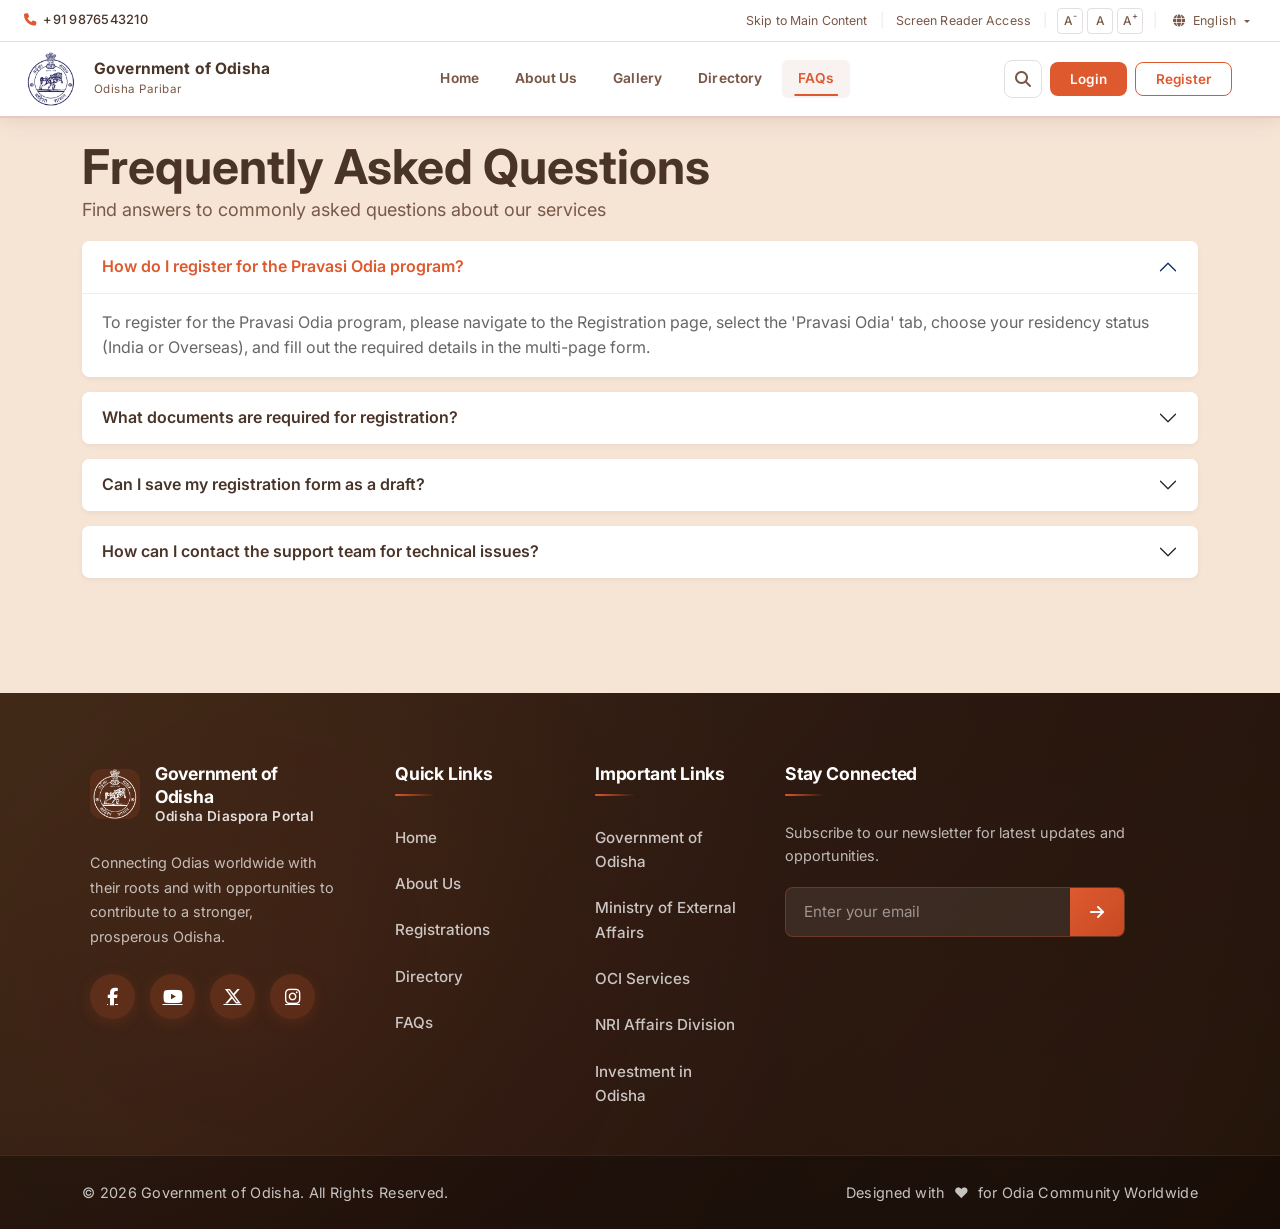
<file: faq.html>
<!doctype html>
<html lang="en">
  <head>
    <meta charset="UTF-8" />
    <meta name="viewport" content="width=device-width, initial-scale=1.0" />
    <title>FAQ - Government of Odisha</title>

    <!-- Bootstrap CSS -->
    <link
      href="https://cdn.jsdelivr.net/npm/bootstrap@5.3.3/dist/css/bootstrap.min.css"
      rel="stylesheet"
    />

    <!-- Font Awesome -->
    <link href="https://cdnjs.cloudflare.com/ajax/libs/font-awesome/6.5.1/css/all.min.css" rel="stylesheet" />

    <!-- Google Font - Inter -->
    <link rel="preconnect" href="https://fonts.googleapis.com" />
    <link
      href="https://fonts.googleapis.com/css2?family=Inter:wght@300;400;500;600;700&display=swap"
      rel="stylesheet"
    />

    <!-- Custom CSS -->
    <link rel="stylesheet" href="css/style.css" />
    <!-- Page-specific styles -->
    <link rel="stylesheet" href="css/faq.css" />
  </head>

  <body>

  <!-- Site Header (Utility Bar + Navbar) -->
  <div id="site-header"></div>

    <!-- Main Content -->
    <main id="main-content">
      <section class="faq-section">
        <div class="container">
          <div class="page-title">
            <h1>Frequently Asked Questions</h1>
            <p class="faq-subtitle">Find answers to commonly asked questions about our services</p>
          </div>
          
          <div class="accordion" id="faqAccordion">
            <!-- First Item Open by Default -->
            <div class="accordion-item">
              <h2 class="accordion-header" id="headingOne">
                <button class="accordion-button" type="button" data-bs-toggle="collapse" data-bs-target="#collapseOne" aria-expanded="true" aria-controls="collapseOne">
                  How do I register for the Pravasi Odia program?
                </button>
              </h2>
              <div id="collapseOne" class="accordion-collapse collapse show" aria-labelledby="headingOne" data-bs-parent="#faqAccordion">
                <div class="accordion-body">
                  To register for the Pravasi Odia program, please navigate to the Registration page, select the 'Pravasi Odia' tab, choose your residency status (India or Overseas), and fill out the required details in the multi-page form.
                </div>
              </div>
            </div>

            <div class="accordion-item">
              <h2 class="accordion-header" id="headingTwo">
                <button class="accordion-button collapsed" type="button" data-bs-toggle="collapse" data-bs-target="#collapseTwo" aria-expanded="false" aria-controls="collapseTwo">
                  What documents are required for registration?
                </button>
              </h2>
              <div id="collapseTwo" class="accordion-collapse collapse" aria-labelledby="headingTwo" data-bs-parent="#faqAccordion">
                <div class="accordion-body">
                  Depending on the category, you may need a valid government-issued ID, proof of residence, and specific certifications related to your association or temple registration. Please refer to the registration form for the exact list.
                </div>
              </div>
            </div>

            <div class="accordion-item">
              <h2 class="accordion-header" id="headingThree">
                <button class="accordion-button collapsed" type="button" data-bs-toggle="collapse" data-bs-target="#collapseThree" aria-expanded="false" aria-controls="collapseThree">
                  Can I save my registration form as a draft?
                </button>
              </h2>
              <div id="collapseThree" class="accordion-collapse collapse" aria-labelledby="headingThree" data-bs-parent="#faqAccordion">
                <div class="accordion-body">
                  Yes, the registration form includes a "Save as Draft" feature. This allows you to save your progress locally and return to complete the form later without losing your entered data.
                </div>
              </div>
            </div>

            <div class="accordion-item">
              <h2 class="accordion-header" id="headingFour">
                <button class="accordion-button collapsed" type="button" data-bs-toggle="collapse" data-bs-target="#collapseFour" aria-expanded="false" aria-controls="collapseFour">
                  How can I contact the support team for technical issues?
                </button>
              </h2>
              <div id="collapseFour" class="accordion-collapse collapse" aria-labelledby="headingFour" data-bs-parent="#faqAccordion">
                <div class="accordion-body">
                  You can contact our support team via the phone number provided in the utility bar (+91 9876543210) or through the official contact email listed on the homepage.
                </div>
              </div>
            </div>
          </div>
        </div>
      </section>
    </main>

    <!-- Site Footer -->
    <div id="site-footer"></div>

    <!-- Bootstrap JS -->
    <script src="https://cdn.jsdelivr.net/npm/bootstrap@5.3.3/dist/js/bootstrap.bundle.min.js"></script>
    <!-- Custom JS -->
    <script src="js/script.js"></script>
    <script>
      // Load shared partials
      loadPartial('#site-header', 'partials/header.html');
      loadPartial('#site-footer', 'partials/footer.html');
    </script>
  </body>
</html>
</file>
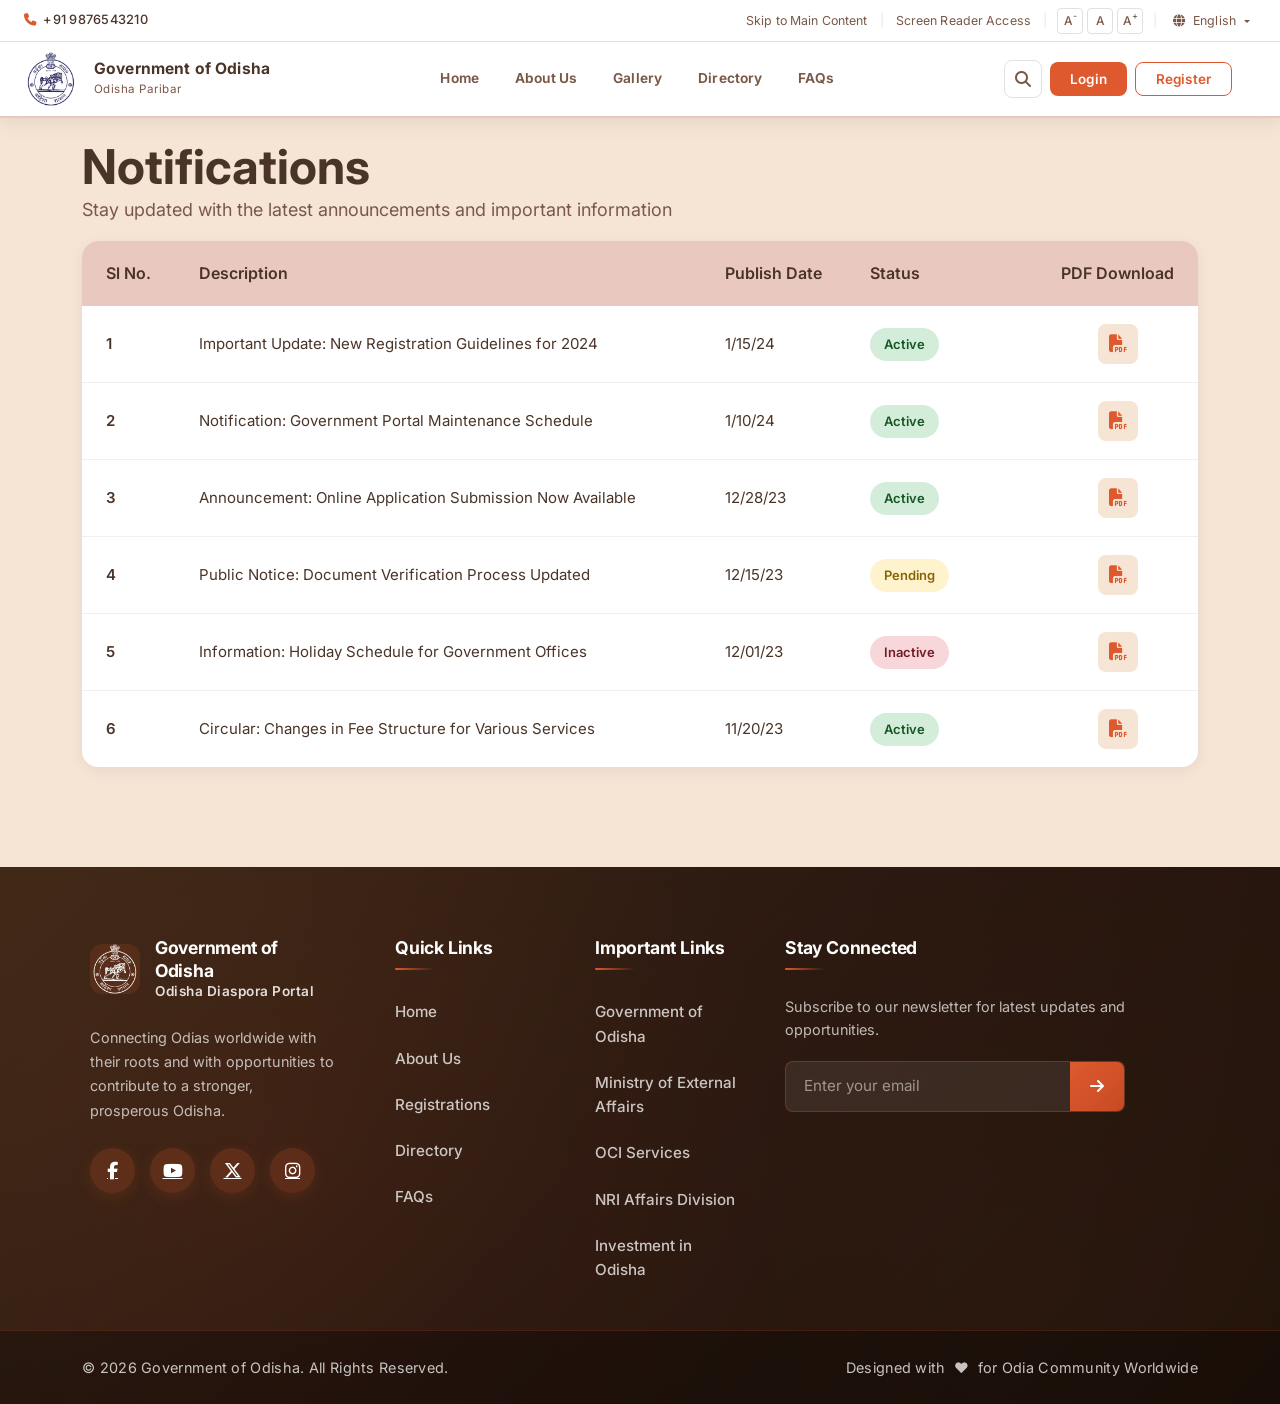
<file: notification.html>
<!doctype html>
<html lang="en">
  <head>
    <meta charset="UTF-8" />
    <meta name="viewport" content="width=device-width, initial-scale=1.0" />
    <title>Notifications - Government of Odisha</title>

    <!-- Bootstrap CSS -->
    <link
      href="https://cdn.jsdelivr.net/npm/bootstrap@5.3.3/dist/css/bootstrap.min.css"
      rel="stylesheet"
    />

    <!-- Font Awesome -->
    <link href="https://cdnjs.cloudflare.com/ajax/libs/font-awesome/6.5.1/css/all.min.css" rel="stylesheet" />

    <!-- Google Font - Inter -->
    <link rel="preconnect" href="https://fonts.googleapis.com" />

    <link
      href="https://fonts.googleapis.com/css2?family=Inter:wght@300;400;500;600;700&display=swap"
      rel="stylesheet"
    />

    <!-- Custom CSS -->
    <link rel="stylesheet" href="css/style.css" />
    <!-- Page-specific styles -->
    <link rel="stylesheet" href="css/notification.css" />
  </head>

  <body>

  <!-- Site Header (Utility Bar + Navbar) -->
  <div id="site-header"></div>

    <!-- ==========================
     Notification Section Start
========================== -->

    <section class="notification-section" id="main-content">
      <div class="container">
        <!-- Page Title -->
        <div class="page-title">
          <h1>Notifications</h1>
          <p>Stay updated with the latest announcements and important information</p>
        </div>

        <!-- Notification Table -->
        <div class="notification-table-wrapper">
          <table class="notification-table">
            <thead>
              <tr>
                <th>Sl No.</th>
                <th>Description</th>
                <th>Publish Date</th>
                <th>Status</th>
                <th style="text-align: center;">PDF Download</th>
              </tr>
            </thead>
            <tbody>
              <!-- Notification Row 1 -->
              <tr>
                <td class="sl-no">1</td>
                <td class="description">Important Update: New Registration Guidelines for 2024</td>
                <td class="publish-date">1/15/24</td>
                <td>
                  <span class="status-badge status-active">Active</span>
                </td>
                <td class="pdf-download">
                  <a href="#" title="Download PDF">
                    <i class="fas fa-file-pdf"></i>
                  </a>
                </td>
              </tr>

              <!-- Notification Row 2 -->
              <tr>
                <td class="sl-no">2</td>
                <td class="description">Notification: Government Portal Maintenance Schedule</td>
                <td class="publish-date">1/10/24</td>
                <td>
                  <span class="status-badge status-active">Active</span>
                </td>
                <td class="pdf-download">
                  <a href="#" title="Download PDF">
                    <i class="fas fa-file-pdf"></i>
                  </a>
                </td>
              </tr>

              <!-- Notification Row 3 -->
              <tr>
                <td class="sl-no">3</td>
                <td class="description">Announcement: Online Application Submission Now Available</td>
                <td class="publish-date">12/28/23</td>
                <td>
                  <span class="status-badge status-active">Active</span>
                </td>
                <td class="pdf-download">
                  <a href="#" title="Download PDF">
                    <i class="fas fa-file-pdf"></i>
                  </a>
                </td>
              </tr>

              <!-- Notification Row 4 -->
              <tr>
                <td class="sl-no">4</td>
                <td class="description">Public Notice: Document Verification Process Updated</td>
                <td class="publish-date">12/15/23</td>
                <td>
                  <span class="status-badge status-pending">Pending</span>
                </td>
                <td class="pdf-download">
                  <a href="#" title="Download PDF">
                    <i class="fas fa-file-pdf"></i>
                  </a>
                </td>
              </tr>

              <!-- Notification Row 5 -->
              <tr>
                <td class="sl-no">5</td>
                <td class="description">Information: Holiday Schedule for Government Offices</td>
                <td class="publish-date">12/01/23</td>
                <td>
                  <span class="status-badge status-inactive">Inactive</span>
                </td>
                <td class="pdf-download">
                  <a href="#" title="Download PDF">
                    <i class="fas fa-file-pdf"></i>
                  </a>
                </td>
              </tr>

              <!-- Notification Row 6 -->
              <tr>
                <td class="sl-no">6</td>
                <td class="description">Circular: Changes in Fee Structure for Various Services</td>
                <td class="publish-date">11/20/23</td>
                <td>
                  <span class="status-badge status-active">Active</span>
                </td>
                <td class="pdf-download">
                  <a href="#" title="Download PDF">
                    <i class="fas fa-file-pdf"></i>
                  </a>
                </td>
              </tr>
            </tbody>
          </table>
        </div>
      </div>
    </section>

    <!-- ==========================
     Notification Section End
========================== -->

    <!-- Site Footer -->
    <div id="site-footer"></div>

    <!-- Bootstrap JS -->
    <script src="https://cdn.jsdelivr.net/npm/bootstrap@5.3.3/dist/js/bootstrap.bundle.min.js"></script>
    <!-- Custom JS -->
    <script src="js/script.js"></script>
    <script>
      // Load shared partials
      loadPartial('#site-header', 'partials/header.html');
      loadPartial('#site-footer', 'partials/footer.html');
    </script>
  </body>
</html>
</file>
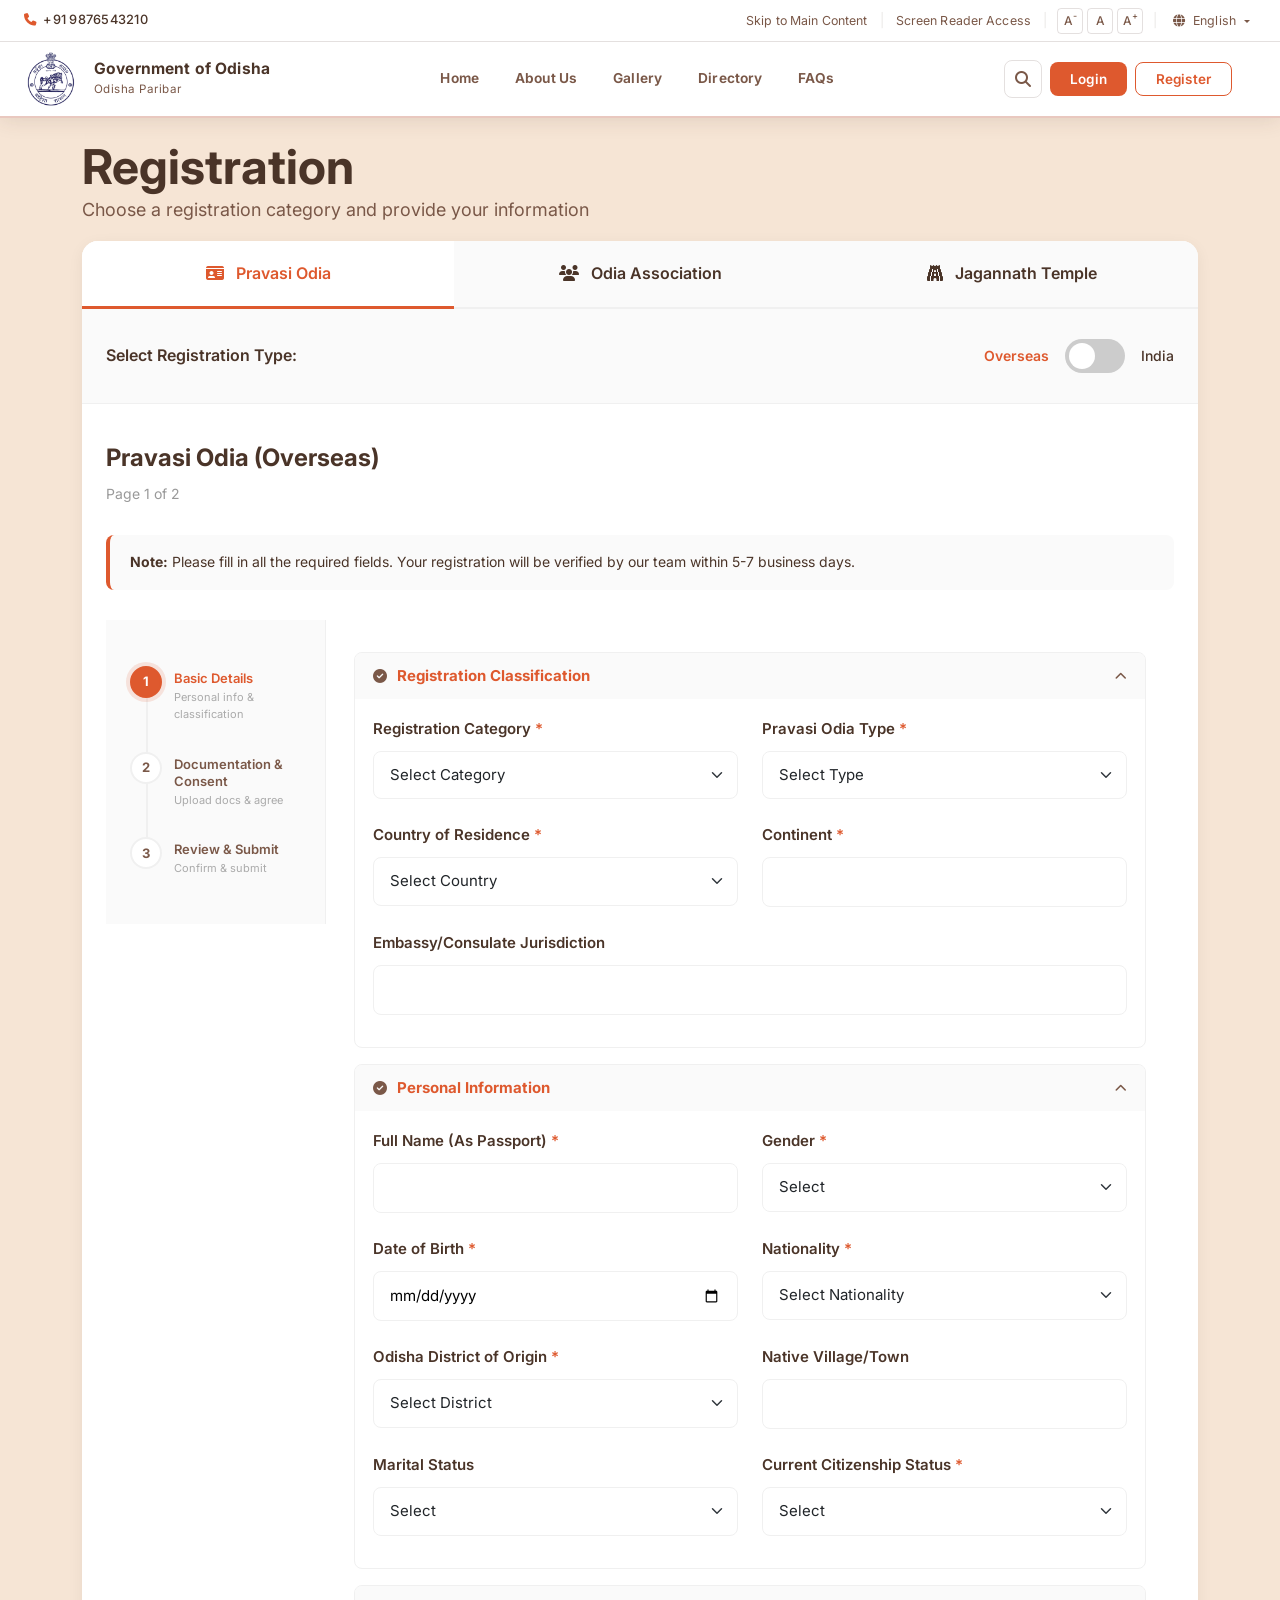
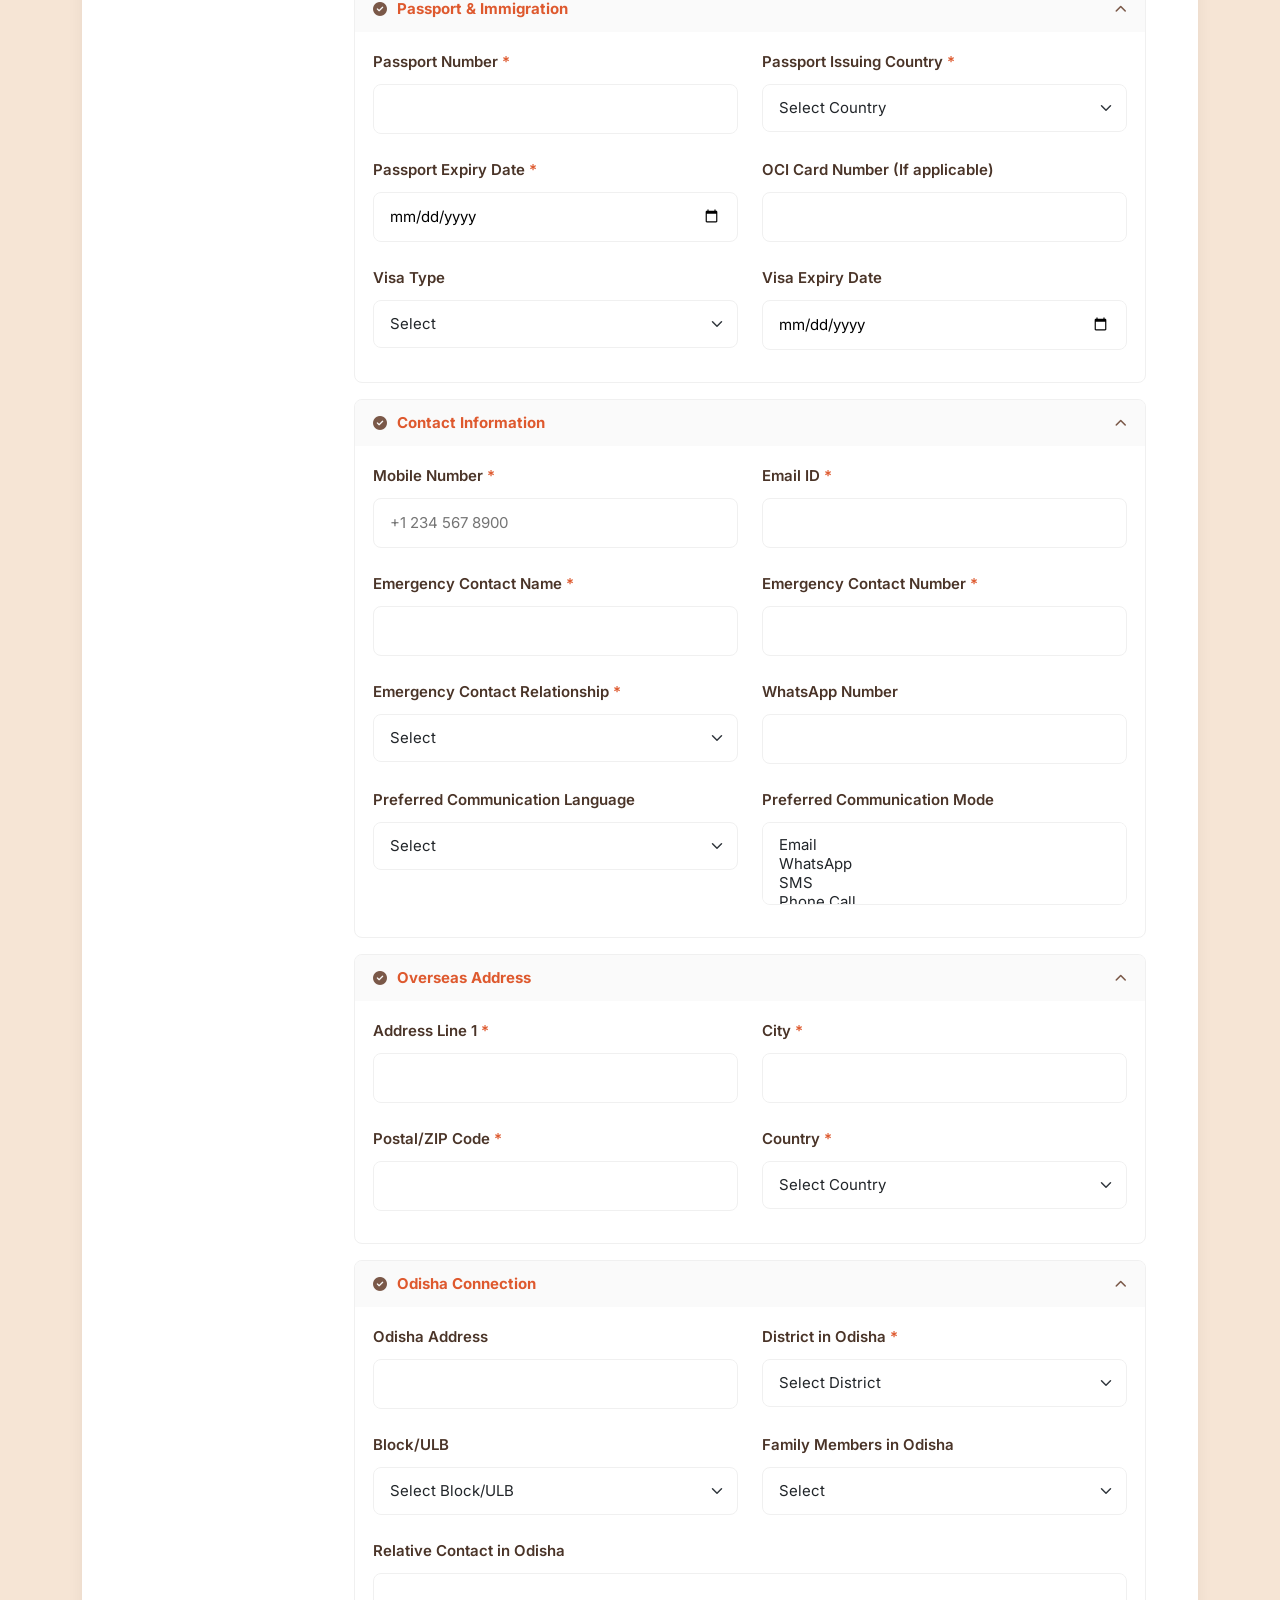
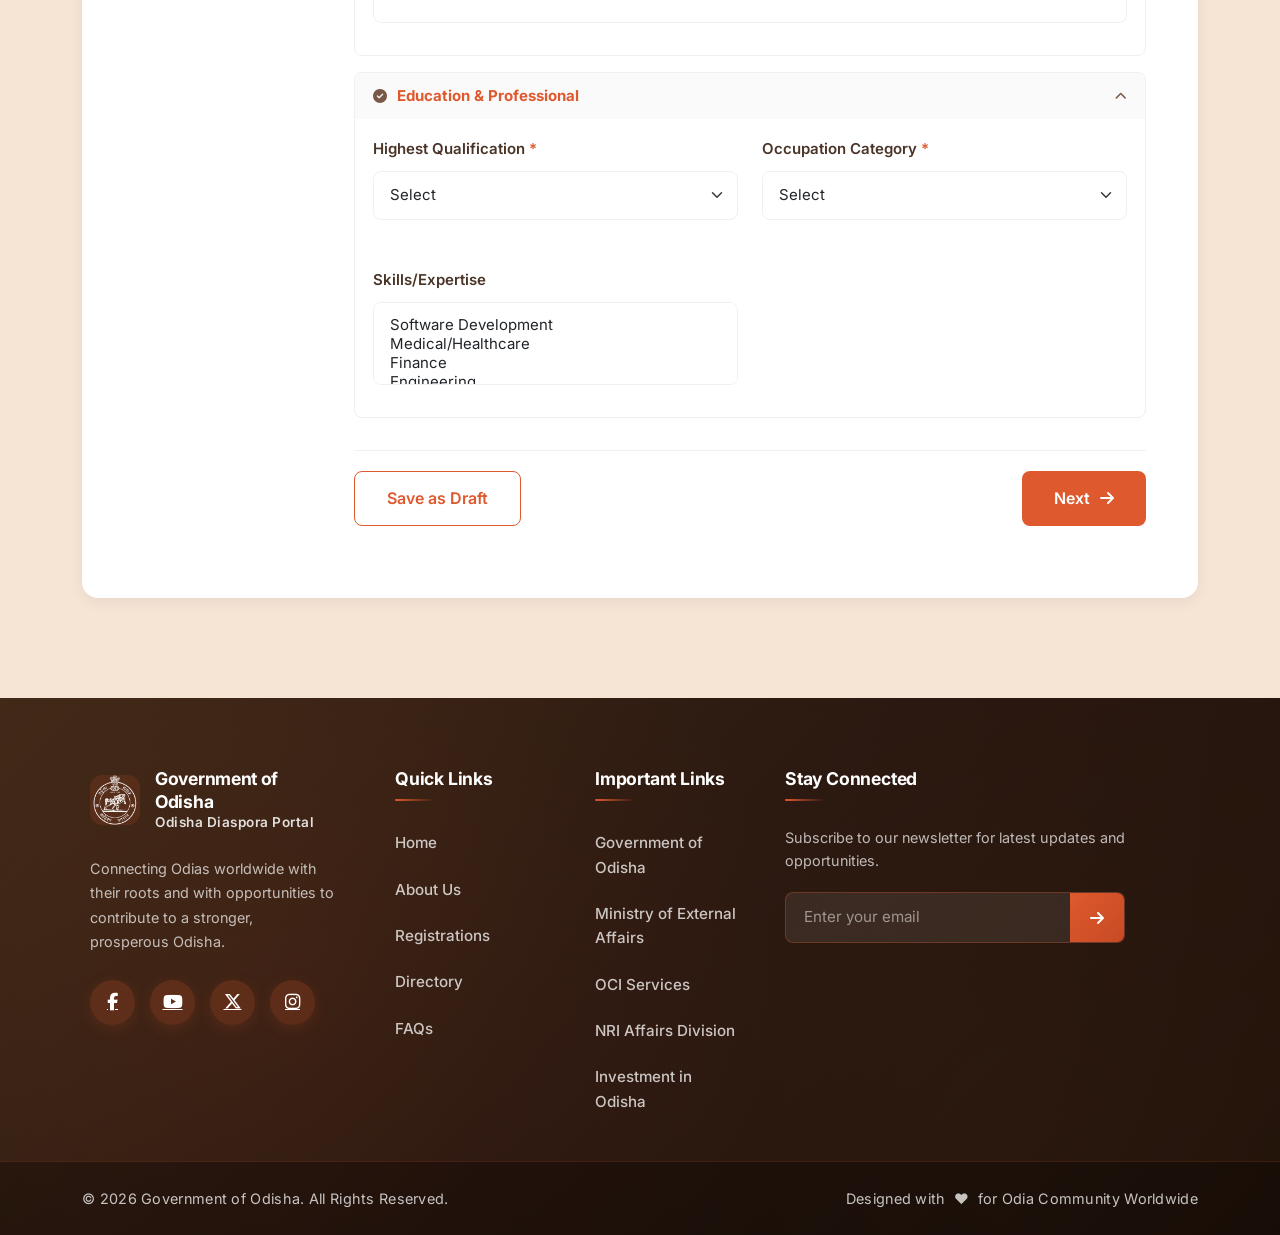
<file: registration.html>
<!doctype html>
<html lang="en">
<head>
  <meta charset="UTF-8" />
  <meta name="viewport" content="width=device-width, initial-scale=1.0" />
  <title>Registration - Government of Odisha</title>

  <link href="https://cdn.jsdelivr.net/npm/bootstrap@5.3.3/dist/css/bootstrap.min.css" rel="stylesheet" />

  <link href="https://cdnjs.cloudflare.com/ajax/libs/font-awesome/6.5.1/css/all.min.css" rel="stylesheet" />

  <link rel="preconnect" href="https://fonts.googleapis.com" />

  <link href="https://fonts.googleapis.com/css2?family=Inter:wght@300;400;500;600;700&display=swap" rel="stylesheet" />

  <link rel="stylesheet" href="css/style.css" />
  <link rel="stylesheet" href="css/registration.css" />
</head>

<body>

  <div id="site-header"></div>

  <section class="registration-section" id="main-content">
    <div class="container">
      <div class="page-title">
        <h1>Registration</h1>
        <p>Choose a registration category and provide your information</p>
      </div>

      <div class="registration-tabs-wrapper">
        <div class="registration-tabs">
          <button class="tab-btn active" data-tab="tab-1">
            <i class="fas fa-id-card" style="margin-right: 8px;"></i> Pravasi Odia
          </button>
          <button class="tab-btn" data-tab="tab-2">
            <i class="fas fa-users" style="margin-right: 8px;"></i> Odia Association
          </button>
          <button class="tab-btn" data-tab="tab-3">
            <i class="fas fa-gopuram" style="margin-right: 8px;"></i> Jagannath Temple
          </button>
        </div>

        <div id="tab-1" class="tab-content active">
          <div class="toggle-section">
            <label class="toggle-label">Select Registration Type:</label>
            <div class="toggle-switch-wrapper">
              <span class="toggle-option active" id="toggle-1-label-1">Overseas</span>
              <label class="toggle-switch">
                <input type="checkbox" id="toggle-1" class="tab-toggle">
                <span class="slider"></span>
              </label>
              <span class="toggle-option" id="toggle-1-label-2">India</span>
            </div>
          </div>

          <div class="form-content active" id="toggle-1-overseas">
            <h3 class="form-title">Pravasi Odia (Overseas)</h3>
            <div class="form-page-indicator">Page <span class="current-page">1</span> of 2</div>

            <div class="info-box">
              <p><strong>Note:</strong> Please fill in all the required fields. Your registration will be verified by
                our team within 5-7 business days.</p>
            </div>

            <form class="registration-form" data-form-id="form-1-overseas">
              <div class="stepper-wrapper">
                <div class="stepper-sidebar">
                  <ul class="stepper-list" id="stepper-form_1_overseas">
                    <li class="stepper-item active" data-step="1" onclick="goToStep(this, 1, 'form_1_overseas')">
                      <div class="stepper-circle"><span class="step-number">1</span></div>
                      <div class="stepper-label">
                        <div class="step-title">Basic Details</div>
                        <div class="step-subtitle">Personal info &amp; classification</div>
                      </div>
                    </li>
                    <li class="stepper-item" data-step="2" onclick="goToStep(this, 2, 'form_1_overseas')">
                      <div class="stepper-circle"><span class="step-number">2</span></div>
                      <div class="stepper-label">
                        <div class="step-title">Documentation &amp; Consent</div>
                        <div class="step-subtitle">Upload docs &amp; agree</div>
                      </div>
                    </li>
                    <li class="stepper-item" data-step="3" onclick="goToStep(this, 3, 'form_1_overseas')">
                      <div class="stepper-circle"><span class="step-number">3</span></div>
                      <div class="stepper-label">
                        <div class="step-title">Review &amp; Submit</div>
                        <div class="step-subtitle">Confirm &amp; submit</div>
                      </div>
                    </li>
                  </ul>
                </div>
                <div class="stepper-body">

                  <!-- STEP 1 -->
                  <div class="step-pane active" id="step-form_1_overseas-1">
                    <div class="step-error-msg" id="err-form_1_overseas-1"><i class="fas fa-exclamation-circle"></i>
                      Please fill all required fields before proceeding.</div>



                    <div class="accordion-section open" data-accordion-id="acc-registration-classification">
                      <div class="accordion-header" onclick="toggleAccordion(this)">
                        <div class="accordion-header-left">
                          <i class="accordion-section-icon fas fa-circle-check"></i>
                          <h4 class="accordion-section-title">Registration Classification</h4>
                        </div>
                        <i class="accordion-toggle-icon fas fa-chevron-down"></i>
                      </div>
                      <div class="accordion-body">

                        <div class="form-row">
                          <div class="form-group">
                            <label class="form-label">Registration Category <span
                                style="color: var(--btn-color);">*</span></label>
                            <select class="form-select form-field" id="overseas-category"
                              onchange="handleCategoryChange('overseas')" required>
                              <option value="">Select Category</option>
                              <option value="Individual">Individual</option>
                              <option value="Family">Family</option>
                              <option value="Student">Student</option>
                            </select>
                          </div>
                          <div class="form-group">
                            <label class="form-label">Pravasi Odia Type <span
                                style="color: var(--btn-color);">*</span></label>
                            <select class="form-select form-field" required>
                              <option value="">Select Type</option>
                              <option value="NRI">NRI</option>
                              <option value="OCI">OCI</option>
                              <option value="PIO">PIO</option>
                              <option value="Foreign Citizen">Foreign Citizen of Odia Origin</option>
                              <option value="Student Visa">Student Visa Holder</option>
                              <option value="Work Permit">Work Permit Holder</option>
                            </select>
                          </div>
                        </div>
                        <div class="form-row">
                          <div class="form-group">
                            <label class="form-label">Country of Residence <span
                                style="color: var(--btn-color);">*</span></label>
                            <select class="form-select form-field" id="overseas-country"
                              onchange="handleCountryChange()" required>
                              <option value="">Select Country</option>
                              <option value="USA">USA</option>
                              <option value="Canada">Canada</option>
                              <option value="GCC Countries">GCC Countries</option>
                              <option value="UK">UK</option>
                              <option value="Australia">Australia</option>
                              <option value="EU Countries">EU Countries</option>
                              <option value="Singapore">Singapore</option>
                              <option value="Malaysia">Malaysia</option>
                              <option value="Japan">Japan</option>
                            </select>
                          </div>
                          <div class="form-group">
                            <label class="form-label">Continent <span style="color: var(--btn-color);">*</span></label>
                            <input type="text" class="form-input form-field" id="overseas-continent" readonly required>
                          </div>
                        </div>
                        <div class="form-group">
                          <label class="form-label">Embassy/Consulate Jurisdiction</label>
                          <input type="text" class="form-input form-field" id="overseas-embassy" readonly>
                        </div>

                      </div>
                    </div>
                    <div class="accordion-section open" data-accordion-id="acc-personal-information">
                      <div class="accordion-header" onclick="toggleAccordion(this)">
                        <div class="accordion-header-left">
                          <i class="accordion-section-icon fas fa-circle-check"></i>
                          <h4 class="accordion-section-title">Personal Information</h4>
                        </div>
                        <i class="accordion-toggle-icon fas fa-chevron-down"></i>
                      </div>
                      <div class="accordion-body">


                        <div class="form-row">
                          <div class="form-group">
                            <label class="form-label">Full Name (As Passport) <span
                                style="color: var(--btn-color);">*</span></label>
                            <input type="text" class="form-input form-field" required>
                          </div>
                          <div class="form-group">
                            <label class="form-label">Gender <span style="color: var(--btn-color);">*</span></label>
                            <select class="form-select form-field" required>
                              <option value="">Select</option>
                              <option value="Male">Male</option>
                              <option value="Female">Female</option>
                              <option value="Other">Other</option>
                              <option value="Prefer not to say">Prefer not to say</option>
                            </select>
                          </div>
                        </div>
                        <div class="form-row">
                          <div class="form-group">
                            <label class="form-label">Date of Birth <span
                                style="color: var(--btn-color);">*</span></label>
                            <input type="date" class="form-input form-field" required>
                          </div>
                          <div class="form-group">
                            <label class="form-label">Nationality <span
                                style="color: var(--btn-color);">*</span></label>
                            <select class="form-select form-field" required>
                              <option value="">Select Nationality</option>
                              <option value="Indian">Indian</option>
                              <option value="American">American</option>
                              <option value="Canadian">Canadian</option>
                              <option value="British">British</option>
                              <option value="Australian">Australian</option>
                              <option value="Other">Other</option>
                            </select>
                          </div>
                        </div>
                        <div class="form-row">
                          <div class="form-group">
                            <label class="form-label">Odisha District of Origin <span
                                style="color: var(--btn-color);">*</span></label>
                            <select class="form-select form-field" required>
                              <option value="">Select District</option>
                              <option value="Khurda">Khurda</option>
                              <option value="Cuttack">Cuttack</option>
                              <option value="Ganjam">Ganjam</option>
                              <option value="Puri">Puri</option>
                              <option value="Other">Other</option>
                            </select>
                          </div>
                          <div class="form-group">
                            <label class="form-label">Native Village/Town</label>
                            <input type="text" class="form-input form-field">
                          </div>
                        </div>
                        <div class="form-row">
                          <div class="form-group">
                            <label class="form-label">Marital Status</label>
                            <select class="form-select form-field">
                              <option value="">Select</option>
                              <option value="Single">Single</option>
                              <option value="Married">Married</option>
                              <option value="Divorced">Divorced</option>
                              <option value="Widowed">Widowed</option>
                            </select>
                          </div>
                          <div class="form-group">
                            <label class="form-label">Current Citizenship Status <span
                                style="color: var(--btn-color);">*</span></label>
                            <select class="form-select form-field" required>
                              <option value="">Select</option>
                              <option value="Citizen">Citizen</option>
                              <option value="PR Holder">PR Holder</option>
                              <option value="Work Permit">Work Permit</option>
                              <option value="Student Visa">Student Visa</option>
                              <option value="Dependent Visa">Dependent Visa</option>
                            </select>
                          </div>
                        </div>

                        <div id="overseas-family-container"></div>

                        <div class="form-group d-none" id="overseas-add-family-btn-group"
                          style="text-align: right; margin-bottom: 24px;">
                          <button type="button" class="draft-btn" onclick="addFamilyMember('overseas')"><i
                              class="fas fa-plus"></i> Add Family Member</button>
                        </div>

                      </div>
                    </div>
                    <div class="accordion-section open" data-accordion-id="acc-passport---immigration">
                      <div class="accordion-header" onclick="toggleAccordion(this)">
                        <div class="accordion-header-left">
                          <i class="accordion-section-icon fas fa-circle-check"></i>
                          <h4 class="accordion-section-title">Passport & Immigration</h4>
                        </div>
                        <i class="accordion-toggle-icon fas fa-chevron-down"></i>
                      </div>
                      <div class="accordion-body">

                        <div class="form-row">
                          <div class="form-group">
                            <label class="form-label">Passport Number <span
                                style="color: var(--btn-color);">*</span></label>
                            <input type="text" class="form-input form-field" required>
                          </div>
                          <div class="form-group">
                            <label class="form-label">Passport Issuing Country <span
                                style="color: var(--btn-color);">*</span></label>
                            <select class="form-select form-field" required>
                              <option value="">Select Country</option>
                              <option value="India">India</option>
                              <option value="Other">Other</option>
                            </select>
                          </div>
                        </div>
                        <div class="form-row">
                          <div class="form-group">
                            <label class="form-label">Passport Expiry Date <span
                                style="color: var(--btn-color);">*</span></label>
                            <input type="date" class="form-input form-field" required>
                          </div>
                          <div class="form-group">
                            <label class="form-label">OCI Card Number (If applicable)</label>
                            <input type="text" class="form-input form-field">
                          </div>
                        </div>
                        <div class="form-row">
                          <div class="form-group">
                            <label class="form-label">Visa Type</label>
                            <select class="form-select form-field">
                              <option value="">Select</option>
                              <option value="Work">Work</option>
                              <option value="Student">Student</option>
                              <option value="Tourist">Tourist</option>
                              <option value="Dependent">Dependent</option>
                            </select>
                          </div>
                          <div class="form-group">
                            <label class="form-label">Visa Expiry Date</label>
                            <input type="date" class="form-input form-field">
                          </div>
                        </div>

                        <div id="overseas-dynamic-immigration" class="form-row"></div>

                      </div>
                    </div>
                    <div class="accordion-section open" data-accordion-id="acc-contact-information">
                      <div class="accordion-header" onclick="toggleAccordion(this)">
                        <div class="accordion-header-left">
                          <i class="accordion-section-icon fas fa-circle-check"></i>
                          <h4 class="accordion-section-title">Contact Information</h4>
                        </div>
                        <i class="accordion-toggle-icon fas fa-chevron-down"></i>
                      </div>
                      <div class="accordion-body">

                        <div class="form-row">
                          <div class="form-group">
                            <label class="form-label">Mobile Number <span
                                style="color: var(--btn-color);">*</span></label>
                            <input type="text" class="form-input form-field" placeholder="+1 234 567 8900" required>
                          </div>
                          <div class="form-group">
                            <label class="form-label">Email ID <span style="color: var(--btn-color);">*</span></label>
                            <input type="email" class="form-input form-field" required>
                          </div>
                        </div>
                        <div class="form-row">
                          <div class="form-group">
                            <label class="form-label">Emergency Contact Name <span
                                style="color: var(--btn-color);">*</span></label>
                            <input type="text" class="form-input form-field" required>
                          </div>
                          <div class="form-group">
                            <label class="form-label">Emergency Contact Number <span
                                style="color: var(--btn-color);">*</span></label>
                            <input type="text" class="form-input form-field" required>
                          </div>
                        </div>
                        <div class="form-row">
                          <div class="form-group">
                            <label class="form-label">Emergency Contact Relationship <span
                                style="color: var(--btn-color);">*</span></label>
                            <select class="form-select form-field" required>
                              <option value="">Select</option>
                              <option value="Spouse">Spouse</option>
                              <option value="Parent">Parent</option>
                              <option value="Sibling">Sibling</option>
                              <option value="Friend">Friend</option>
                            </select>
                          </div>
                          <div class="form-group">
                            <label class="form-label">WhatsApp Number</label>
                            <input type="text" class="form-input form-field">
                          </div>
                        </div>
                        <div class="form-row">
                          <div class="form-group">
                            <label class="form-label">Preferred Communication Language</label>
                            <select class="form-select form-field">
                              <option value="">Select</option>
                              <option value="Odia">Odia</option>
                              <option value="English">English</option>
                              <option value="Hindi">Hindi</option>
                            </select>
                          </div>
                          <div class="form-group">
                            <label class="form-label">Preferred Communication Mode</label>
                            <select class="form-select form-field" multiple size="3" style="height: auto;">
                              <option value="Email">Email</option>
                              <option value="WhatsApp">WhatsApp</option>
                              <option value="SMS">SMS</option>
                              <option value="Phone Call">Phone Call</option>
                            </select>
                          </div>
                        </div>

                      </div>
                    </div>
                    <div class="accordion-section open" data-accordion-id="acc-overseas-address">
                      <div class="accordion-header" onclick="toggleAccordion(this)">
                        <div class="accordion-header-left">
                          <i class="accordion-section-icon fas fa-circle-check"></i>
                          <h4 class="accordion-section-title">Overseas Address</h4>
                        </div>
                        <i class="accordion-toggle-icon fas fa-chevron-down"></i>
                      </div>
                      <div class="accordion-body">

                        <div class="form-row">
                          <div class="form-group">
                            <label class="form-label">Address Line 1 <span
                                style="color: var(--btn-color);">*</span></label>
                            <input type="text" class="form-input form-field" required>
                          </div>
                          <div class="form-group">
                            <label class="form-label">City <span style="color: var(--btn-color);">*</span></label>
                            <input type="text" class="form-input form-field" required>
                          </div>
                        </div>
                        <div class="form-row">
                          <div class="form-group">
                            <label class="form-label">Postal/ZIP Code <span
                                style="color: var(--btn-color);">*</span></label>
                            <input type="text" class="form-input form-field" required>
                          </div>
                          <div class="form-group">
                            <label class="form-label">Country <span style="color: var(--btn-color);">*</span></label>
                            <select class="form-select form-field" required>
                              <option value="">Select Country</option>
                              <option value="USA">USA</option>
                              <option value="Canada">Canada</option>
                              <option value="UK">UK</option>
                              <option value="Australia">Australia</option>
                            </select>
                          </div>
                        </div>

                      </div>
                    </div>
                    <div class="accordion-section open" data-accordion-id="acc-odisha-connection">
                      <div class="accordion-header" onclick="toggleAccordion(this)">
                        <div class="accordion-header-left">
                          <i class="accordion-section-icon fas fa-circle-check"></i>
                          <h4 class="accordion-section-title">Odisha Connection</h4>
                        </div>
                        <i class="accordion-toggle-icon fas fa-chevron-down"></i>
                      </div>
                      <div class="accordion-body">

                        <div class="form-row">
                          <div class="form-group">
                            <label class="form-label">Odisha Address</label>
                            <input type="text" class="form-input form-field">
                          </div>
                          <div class="form-group">
                            <label class="form-label">District in Odisha <span
                                style="color: var(--btn-color);">*</span></label>
                            <select class="form-select form-field" required>
                              <option value="">Select District</option>
                              <option value="Khurda">Khurda</option>
                              <option value="Cuttack">Cuttack</option>
                              <option value="Ganjam">Ganjam</option>
                            </select>
                          </div>
                        </div>
                        <div class="form-row">
                          <div class="form-group">
                            <label class="form-label">Block/ULB</label>
                            <select class="form-select form-field">
                              <option value="">Select Block/ULB</option>
                              <option value="Bhubaneswar">Bhubaneswar (ULB)</option>
                              <option value="Cuttack">Cuttack (ULB)</option>
                              <option value="Bhanjanagar">Bhanjanagar (Block)</option>
                            </select>
                          </div>
                          <div class="form-group">
                            <label class="form-label">Family Members in Odisha</label>
                            <select class="form-select form-field">
                              <option value="">Select</option>
                              <option value="Yes">Yes</option>
                              <option value="No">No</option>
                            </select>
                          </div>
                        </div>
                        <div class="form-group">
                          <label class="form-label">Relative Contact in Odisha</label>
                          <input type="text" class="form-input form-field">
                        </div>

                      </div>
                    </div>
                    <div class="accordion-section open" data-accordion-id="acc-education---professional">
                      <div class="accordion-header" onclick="toggleAccordion(this)">
                        <div class="accordion-header-left">
                          <i class="accordion-section-icon fas fa-circle-check"></i>
                          <h4 class="accordion-section-title">Education & Professional</h4>
                        </div>
                        <i class="accordion-toggle-icon fas fa-chevron-down"></i>
                      </div>
                      <div class="accordion-body">

                        <div class="form-row">
                          <div class="form-group">
                            <label class="form-label">Highest Qualification <span
                                style="color: var(--btn-color);">*</span></label>
                            <select class="form-select form-field" onchange="handleOverseasQualificationChange(this)"
                              required>
                              <option value="">Select</option>
                              <option value="Bachelors">Bachelors</option>
                              <option value="Masters">Masters</option>
                              <option value="PhD">PhD</option>
                              <option value="Other">Other</option>
                            </select>
                          </div>
                          <div class="form-group" id="overseas-occupation-group">
                            <label class="form-label">Occupation Category <span
                                style="color: var(--btn-color);">*</span></label>
                            <select class="form-select form-field" required>
                              <option value="">Select</option>
                              <option value="Student">Student</option>
                              <option value="IT">IT</option>
                              <option value="Healthcare">Healthcare</option>
                              <option value="Academia">Academia</option>
                              <option value="Business">Business</option>
                              <option value="Other">Other</option>
                            </select>
                          </div>

                          <div class="form-group d-none" id="overseas-other-occupation-group">
                            <label class="form-label">Occupation <span style="color: var(--btn-color);">*</span></label>
                            <input type="text" class="form-input form-field" id="overseas-other-occupation-input"
                              placeholder="Enter occupation">
                          </div>
                          <div class="form-group">
                            <label class="form-label">Skills/Expertise</label>
                            <select class="form-select form-field" multiple size="3" style="height: auto;">
                              <option value="Software Development">Software Development</option>
                              <option value="Medical/Healthcare">Medical/Healthcare</option>
                              <option value="Finance">Finance</option>
                              <option value="Engineering">Engineering</option>
                              <option value="Education">Education</option>
                            </select>
                          </div>
                        </div>
                      </div>
                    </div>

                    <div class="step-actions">
                      <button type="button" class="draft-btn save-draft-btn">Save as Draft</button>
                      <button type="button" class="next-btn" onclick="stepNext(this, 1, 'form_1_overseas')">Next <i
                          class="fas fa-arrow-right" style="margin-left:6px;"></i></button>
                    </div>
                  </div>

                  <!-- STEP 2 -->
                  <div class="step-pane" id="step-form_1_overseas-2">
                    <div class="step-error-msg" id="err-form_1_overseas-2"><i class="fas fa-exclamation-circle"></i>
                      Please fill all required fields before proceeding.</div>


                    <div class="accordion-section open" data-accordion-id="acc-documents">
                      <div class="accordion-header" onclick="toggleAccordion(this)">
                        <div class="accordion-header-left">
                          <i class="accordion-section-icon fas fa-circle-check"></i>
                          <h4 class="accordion-section-title">Documents</h4>
                        </div>
                        <i class="accordion-toggle-icon fas fa-chevron-down"></i>
                      </div>
                      <div class="accordion-body">

                        <p class="text-muted" style="font-size: 13px;">Upload files in PDF or JPEG format.</p>

                        <div class="form-row">
                          <div class="form-group">
                            <label class="form-label">Passport Copy <span
                                style="color: var(--btn-color);">*</span></label>
                            <input type="file" class="form-input form-field" accept=".pdf,.jpeg,.jpg" required>
                          </div>
                          <div class="form-group">
                            <label class="form-label">Visa/Residence Proof (If applicable)</label>
                            <input type="file" class="form-input form-field" accept=".pdf,.jpeg,.jpg">
                          </div>
                        </div>
                        <div class="form-row">
                          <div class="form-group">
                            <label class="form-label">OCI/PIO Card Copy (If applicable)</label>
                            <input type="file" class="form-input form-field" accept=".pdf,.jpeg,.jpg">
                          </div>
                          <div class="form-group">
                            <label class="form-label">Address Proof (If applicable)</label>
                            <input type="file" class="form-input form-field" accept=".pdf,.jpeg,.jpg">
                          </div>
                        </div>
                        <div class="form-row">
                          <div class="form-group">
                            <label class="form-label">Student ID (Students Only)</label>
                            <input type="file" class="form-input form-field" accept=".pdf,.jpeg,.jpg">
                          </div>
                          <div class="form-group">
                            <label class="form-label">Employment Proof (Optional)</label>
                            <input type="file" class="form-input form-field" accept=".pdf,.jpeg,.jpg">
                          </div>
                        </div>
                        <div class="form-group">
                          <label class="form-label">Association Authorization Letter (Association
                            representatives)</label>
                          <input type="file" class="form-input form-field" accept=".pdf,.jpeg,.jpg">
                        </div>

                      </div>
                    </div>
                    <div class="accordion-section open" data-accordion-id="acc-consent---declaration">
                      <div class="accordion-header" onclick="toggleAccordion(this)">
                        <div class="accordion-header-left">
                          <i class="accordion-section-icon fas fa-circle-check"></i>
                          <h4 class="accordion-section-title">Consent & Declaration</h4>
                        </div>
                        <i class="accordion-toggle-icon fas fa-chevron-down"></i>
                      </div>
                      <div class="accordion-body">

                        <div class="form-group" style="display: flex; gap: 10px; align-items: flex-start;">
                          <input type="checkbox" style="margin-top: 5px;" required>
                          <label><strong>Consent for Data Usage:</strong> I hereby consent to the storage and processing
                            of my personal data in compliance with GDPR and local data protection regulations. <span
                              style="color: var(--btn-color);">*</span></label>
                        </div>
                        <div class="form-group" style="display: flex; gap: 10px; align-items: flex-start;">
                          <input type="checkbox" style="margin-top: 5px;" required>
                          <label><strong>Declaration of Correctness:</strong> I declare that all information provided is
                            accurate and true to the best of my knowledge. <span
                              style="color: var(--btn-color);">*</span></label>
                        </div>
                      </div>
                    </div>

                    <div class="step-actions">
                      <button type="button" class="back-btn" onclick="stepBack(this, 2, 'form_1_overseas')"><i
                          class="fas fa-arrow-left" style="margin-right:6px;"></i> Back</button>
                      <button type="button" class="draft-btn save-draft-btn">Save as Draft</button>
                      <button type="button" class="next-btn" onclick="stepNext(this, 2, 'form_1_overseas')">Next <i
                          class="fas fa-arrow-right" style="margin-left:6px;"></i></button>
                    </div>
                  </div>

                  <!-- STEP 3: Review & Submit -->
                  <div class="step-pane" id="step-form_1_overseas-3">
                    <h3 class="form-title" style="margin-bottom:6px;">Review &amp; Submission</h3>
                    <p style="font-size:14px;color:var(--text-muted);margin-bottom:24px;">Please review all entered
                      information before submitting.</p>
                    <div id="review-content-form_1_overseas" class="review-content"></div>
                    <div class="step-actions">
                      <button type="button" class="back-btn" onclick="stepBack(this, 3, 'form_1_overseas')"><i
                          class="fas fa-arrow-left" style="margin-right:6px;"></i> Back</button>
                      <button type="button" class="draft-btn save-draft-btn">Save as Draft</button>
                      <button type="submit" class="submit-btn"><i class="fas fa-paper-plane"
                          style="margin-right:6px;"></i> Submit Registration</button>
                    </div>
                  </div>

                </div>
              </div>
            </form>
          </div>

          <div class="form-content" id="toggle-1-india">
            <h3 class="form-title">Pravasi Odia (India)</h3>
            <div class="form-page-indicator">Page <span class="current-page">1</span> of 2</div>

            <div class="info-box">
              <p><strong>Note:</strong> Please fill in all the required fields. Your registration will be verified by
                our team within 5-7 business days.</p>
            </div>

            <form class="registration-form" data-form-id="form-1-india">
              <div class="stepper-wrapper">
                <div class="stepper-sidebar">
                  <ul class="stepper-list" id="stepper-form_1_india">
                    <li class="stepper-item active" data-step="1" onclick="goToStep(this, 1, 'form_1_india')">
                      <div class="stepper-circle"><span class="step-number">1</span></div>
                      <div class="stepper-label">
                        <div class="step-title">Basic Details</div>
                        <div class="step-subtitle">Personal info &amp; classification</div>
                      </div>
                    </li>
                    <li class="stepper-item" data-step="2" onclick="goToStep(this, 2, 'form_1_india')">
                      <div class="stepper-circle"><span class="step-number">2</span></div>
                      <div class="stepper-label">
                        <div class="step-title">Documentation &amp; Consent</div>
                        <div class="step-subtitle">Upload docs &amp; agree</div>
                      </div>
                    </li>
                    <li class="stepper-item" data-step="3" onclick="goToStep(this, 3, 'form_1_india')">
                      <div class="stepper-circle"><span class="step-number">3</span></div>
                      <div class="stepper-label">
                        <div class="step-title">Review &amp; Submit</div>
                        <div class="step-subtitle">Confirm &amp; submit</div>
                      </div>
                    </li>
                  </ul>
                </div>
                <div class="stepper-body">

                  <!-- STEP 1 -->
                  <div class="step-pane active" id="step-form_1_india-1">
                    <div class="step-error-msg" id="err-form_1_india-1"><i class="fas fa-exclamation-circle"></i> Please
                      fill all required fields before proceeding.</div>



                    <div class="accordion-section open" data-accordion-id="acc-registration-classification">
                      <div class="accordion-header" onclick="toggleAccordion(this)">
                        <div class="accordion-header-left">
                          <i class="accordion-section-icon fas fa-circle-check"></i>
                          <h4 class="accordion-section-title">Registration Classification</h4>
                        </div>
                        <i class="accordion-toggle-icon fas fa-chevron-down"></i>
                      </div>
                      <div class="accordion-body">

                        <div class="form-row">
                          <div class="form-group">
                            <label class="form-label">Registration Category <span
                                style="color: var(--btn-color);">*</span></label>
                            <select class="form-select form-field" id="india-category"
                              onchange="handleCategoryChange('india')" required>
                              <option value="">Select Category</option>
                              <option value="Individual">Individual</option>
                              <option value="Family">Family</option>
                              <option value="Student">Student</option>
                            </select>
                          </div>
                          <div class="form-group">
                            <label class="form-label">Pravasi Odia Type <span
                                style="color: var(--btn-color);">*</span></label>
                            <select class="form-select form-field" required>
                              <option value="">Select Type</option>
                              <option value="Student">Student</option>
                              <option value="Private Employee">Private Employee</option>
                              <option value="Government Employee">Government Employee</option>
                              <option value="Self Employed">Self Employed</option>
                              <option value="Entrepreneur">Entrepreneur</option>
                              <option value="Business Owner">Business Owner</option>
                              <option value="Migrant Worker">Migrant Worker</option>
                              <option value="Homemaker">Homemaker</option>
                            </select>
                          </div>
                        </div>
                        <div class="form-row">
                          <div class="form-group">
                            <label class="form-label">Current State of Residence <span
                                style="color: var(--btn-color);">*</span></label>
                            <select class="form-select form-field" required>
                              <option value="">Select State</option>
                              <option value="Delhi">Delhi</option>
                              <option value="Maharashtra">Maharashtra</option>
                              <option value="Karnataka">Karnataka</option>
                              <option value="Telangana">Telangana</option>
                              <option value="Tamil Nadu">Tamil Nadu</option>
                              <option value="West Bengal">West Bengal</option>
                              <option value="Gujarat">Gujarat</option>
                              <option value="Other">Other</option>
                            </select>
                          </div>
                          <div class="form-group">
                            <label class="form-label">Current City of Residence <span
                                style="color: var(--btn-color);">*</span></label>
                            <input type="text" class="form-input form-field" required>
                          </div>
                        </div>
                        <div class="form-group">
                          <label class="form-label">Duration of Stay Outside Odisha <span
                              style="color: var(--btn-color);">*</span></label>
                          <select class="form-select form-field" required>
                            <option value="">Select Duration</option>
                            <option value="Less than 1 year">Less than 1 year</option>
                            <option value="1 to 5 years">1 to 5 years</option>
                            <option value="5 to 10 years">5 to 10 years</option>
                            <option value="More than 10 years">More than 10 years</option>
                          </select>
                        </div>

                      </div>
                    </div>
                    <div class="accordion-section open" data-accordion-id="acc-personal-details">
                      <div class="accordion-header" onclick="toggleAccordion(this)">
                        <div class="accordion-header-left">
                          <i class="accordion-section-icon fas fa-circle-check"></i>
                          <h4 class="accordion-section-title">Personal Details</h4>
                        </div>
                        <i class="accordion-toggle-icon fas fa-chevron-down"></i>
                      </div>
                      <div class="accordion-body">


                        <div class="form-row">
                          <div class="form-group">
                            <label class="form-label">Full Name <span style="color: var(--btn-color);">*</span></label>
                            <input type="text" class="form-input form-field" required>
                          </div>
                          <div class="form-group">
                            <label class="form-label">Name in Odia</label>
                            <input type="text" class="form-input form-field" placeholder="ଓଡିଆ ନାମ">
                          </div>
                        </div>
                        <div class="form-row">
                          <div class="form-group">
                            <label class="form-label">Gender <span style="color: var(--btn-color);">*</span></label>
                            <select class="form-select form-field" required>
                              <option value="">Select</option>
                              <option value="Male">Male</option>
                              <option value="Female">Female</option>
                              <option value="Other">Other</option>
                            </select>
                          </div>
                          <div class="form-group">
                            <label class="form-label">Date of Birth <span
                                style="color: var(--btn-color);">*</span></label>
                            <input type="date" class="form-input form-field" required>
                          </div>
                        </div>
                        <div class="form-row">
                          <div class="form-group">
                            <label class="form-label">Marital Status</label>
                            <select class="form-select form-field">
                              <option value="">Select</option>
                              <option value="Single">Single</option>
                              <option value="Married">Married</option>
                              <option value="Divorced">Divorced</option>
                              <option value="Widowed">Widowed</option>
                            </select>
                          </div>
                          <div class="form-group">
                            <label class="form-label">Aadhaar Number (Optional)</label>
                            <input type="text" class="form-input form-field">
                          </div>
                        </div>
                        <div class="form-row">
                          <div class="form-group">
                            <label class="form-label">PAN Number (Optional)</label>
                            <input type="text" class="form-input form-field">
                          </div>
                          <div class="form-group">
                            <label class="form-label">Voter ID Number (Optional)</label>
                            <input type="text" class="form-input form-field">
                          </div>
                        </div>

                        <div id="india-family-container"></div>

                        <div class="form-group d-none" id="india-add-family-btn-group"
                          style="text-align: right; margin-bottom: 24px;">
                          <button type="button" class="draft-btn" onclick="addFamilyMember('india')"><i
                              class="fas fa-plus"></i> Add Family Member</button>
                        </div>

                      </div>
                    </div>
                    <div class="accordion-section open" data-accordion-id="acc-odisha-origin-details">
                      <div class="accordion-header" onclick="toggleAccordion(this)">
                        <div class="accordion-header-left">
                          <i class="accordion-section-icon fas fa-circle-check"></i>
                          <h4 class="accordion-section-title">Odisha Origin Details</h4>
                        </div>
                        <i class="accordion-toggle-icon fas fa-chevron-down"></i>
                      </div>
                      <div class="accordion-body">

                        <div class="form-row">
                          <div class="form-group">
                            <label class="form-label">District of Origin <span
                                style="color: var(--btn-color);">*</span></label>
                            <select class="form-select form-field" required>
                              <option value="">Select District</option>
                              <option value="Khurda">Khurda</option>
                              <option value="Cuttack">Cuttack</option>
                              <option value="Ganjam">Ganjam</option>
                              <option value="Puri">Puri</option>
                            </select>
                          </div>
                          <div class="form-group">
                            <label class="form-label">Subdivision</label>
                            <select class="form-select form-field">
                              <option value="">Select Subdivision</option>
                              <option value="Subdivision 1">Subdivision 1</option>
                            </select>
                          </div>
                        </div>
                        <div class="form-row">
                          <div class="form-group">
                            <label class="form-label">Block</label>
                            <select class="form-select form-field">
                              <option value="">Select Block</option>
                              <option value="Block 1">Block 1</option>
                            </select>
                          </div>
                          <div class="form-group">
                            <label class="form-label">Gram Panchayat</label>
                            <select class="form-select form-field">
                              <option value="">Select Gram Panchayat</option>
                              <option value="GP 1">GP 1</option>
                            </select>
                          </div>
                        </div>
                        <div class="form-row">
                          <div class="form-group">
                            <label class="form-label">Village</label>
                            <input type="text" class="form-input form-field">
                          </div>
                          <div class="form-group">
                            <label class="form-label">Municipality/ULB</label>
                            <select class="form-select form-field">
                              <option value="">Select Municipality/ULB</option>
                              <option value="ULB 1">ULB 1</option>
                            </select>
                          </div>
                        </div>
                        <div class="form-row">
                          <div class="form-group">
                            <label class="form-label">Native Address <span
                                style="color: var(--btn-color);">*</span></label>
                            <textarea class="form-textarea form-field" style="min-height: 50px;" required></textarea>
                          </div>
                          <div class="form-group">
                            <label class="form-label">Pin Code <span style="color: var(--btn-color);">*</span></label>
                            <input type="number" class="form-input form-field" required>
                          </div>
                        </div>

                      </div>
                    </div>
                    <div class="accordion-section open" data-accordion-id="acc-present-address--outside-odish">
                      <div class="accordion-header" onclick="toggleAccordion(this)">
                        <div class="accordion-header-left">
                          <i class="accordion-section-icon fas fa-circle-check"></i>
                          <h4 class="accordion-section-title">Present Address (Outside Odisha)</h4>
                        </div>
                        <i class="accordion-toggle-icon fas fa-chevron-down"></i>
                      </div>
                      <div class="accordion-body">

                        <div class="form-row">
                          <div class="form-group">
                            <label class="form-label">State <span style="color: var(--btn-color);">*</span></label>
                            <select class="form-select form-field" required>
                              <option value="">Select State</option>
                              <option value="Delhi">Delhi</option>
                              <option value="Maharashtra">Maharashtra</option>
                              <option value="Karnataka">Karnataka</option>
                            </select>
                          </div>
                          <div class="form-group">
                            <label class="form-label">District <span style="color: var(--btn-color);">*</span></label>
                            <input type="text" class="form-input form-field" required>
                          </div>
                        </div>
                        <div class="form-row">
                          <div class="form-group">
                            <label class="form-label">City <span style="color: var(--btn-color);">*</span></label>
                            <input type="text" class="form-input form-field" required>
                          </div>
                          <div class="form-group">
                            <label class="form-label">Address Line 1 <span
                                style="color: var(--btn-color);">*</span></label>
                            <input type="text" class="form-input form-field" required>
                          </div>
                        </div>
                        <div class="form-row">
                          <div class="form-group">
                            <label class="form-label">Address Line 2</label>
                            <input type="text" class="form-input form-field">
                          </div>
                          <div class="form-group">
                            <label class="form-label">Landmark</label>
                            <input type="text" class="form-input form-field">
                          </div>
                        </div>
                        <div class="form-group">
                          <label class="form-label">PIN Code <span style="color: var(--btn-color);">*</span></label>
                          <input type="number" class="form-input form-field" required>
                        </div>

                      </div>
                    </div>
                    <div class="accordion-section open" data-accordion-id="acc-contact-information">
                      <div class="accordion-header" onclick="toggleAccordion(this)">
                        <div class="accordion-header-left">
                          <i class="accordion-section-icon fas fa-circle-check"></i>
                          <h4 class="accordion-section-title">Contact Information</h4>
                        </div>
                        <i class="accordion-toggle-icon fas fa-chevron-down"></i>
                      </div>
                      <div class="accordion-body">

                        <div class="form-row">
                          <div class="form-group">
                            <label class="form-label">Mobile Number <span
                                style="color: var(--btn-color);">*</span></label>
                            <input type="text" class="form-input form-field" required>
                          </div>
                          <div class="form-group">
                            <label class="form-label">Alternate Mobile Number</label>
                            <input type="text" class="form-input form-field">
                          </div>
                        </div>
                        <div class="form-row">
                          <div class="form-group">
                            <label class="form-label">WhatsApp Number</label>
                            <input type="text" class="form-input form-field">
                          </div>
                          <div class="form-group">
                            <label class="form-label">Email ID <span style="color: var(--btn-color);">*</span></label>
                            <input type="email" class="form-input form-field" required>
                          </div>
                        </div>
                        <div class="form-row">
                          <div class="form-group">
                            <label class="form-label">Alternate Email</label>
                            <input type="email" class="form-input form-field">
                          </div>
                          <div class="form-group">
                            <label class="form-label">Preferred Communication Language <span
                                style="color: var(--btn-color);">*</span></label>
                            <select class="form-select form-field" required>
                              <option value="">Select</option>
                              <option value="Odia">Odia</option>
                              <option value="English">English</option>
                              <option value="Hindi">Hindi</option>
                            </select>
                          </div>
                        </div>
                        <div class="form-group">
                          <label class="form-label">Preferred Communication Channel</label>
                          <select class="form-select form-field" multiple size="3" style="height: auto;">
                            <option value="Email">Email</option>
                            <option value="WhatsApp">WhatsApp</option>
                            <option value="SMS">SMS</option>
                            <option value="Phone Call">Phone Call</option>
                          </select>
                        </div>

                      </div>
                    </div>
                    <div class="accordion-section open" data-accordion-id="acc-education-details">
                      <div class="accordion-header" onclick="toggleAccordion(this)">
                        <div class="accordion-header-left">
                          <i class="accordion-section-icon fas fa-circle-check"></i>
                          <h4 class="accordion-section-title">Education Details</h4>
                        </div>
                        <i class="accordion-toggle-icon fas fa-chevron-down"></i>
                      </div>
                      <div class="accordion-body">

                        <div class="form-row">
                          <div class="form-group">
                            <label class="form-label">Highest Qualification <span
                                style="color: var(--btn-color);">*</span></label>
                            <select class="form-select form-field" required>
                              <option value="">Select</option>
                              <option value="High School">High School</option>
                              <option value="Bachelors">Bachelors</option>
                              <option value="Masters">Masters</option>
                              <option value="PhD">PhD</option>
                            </select>
                          </div>
                          <div class="form-group">
                            <label class="form-label">Stream</label>
                            <input type="text" class="form-input form-field">
                          </div>
                        </div>
                        <div class="form-row">
                          <div class="form-group">
                            <label class="form-label">Institution Name</label>
                            <input type="text" class="form-input form-field">
                          </div>
                          <div class="form-group">
                            <label class="form-label">State of Study</label>
                            <select class="form-select form-field">
                              <option value="">Select State</option>
                              <option value="Delhi">Delhi</option>
                              <option value="Karnataka">Karnataka</option>
                            </select>
                          </div>
                        </div>
                        <div class="form-group">
                          <label class="form-label">Year of Passing</label>
                          <select class="form-select form-field">
                            <option value="">Select Year</option>
                            <option value="2024">2024</option>
                            <option value="2023">2023</option>
                            <option value="2022">2022</option>
                          </select>
                        </div>

                      </div>
                    </div>
                    <div class="accordion-section open" data-accordion-id="acc-employment---professional">
                      <div class="accordion-header" onclick="toggleAccordion(this)">
                        <div class="accordion-header-left">
                          <i class="accordion-section-icon fas fa-circle-check"></i>
                          <h4 class="accordion-section-title">Employment & Professional</h4>
                        </div>
                        <i class="accordion-toggle-icon fas fa-chevron-down"></i>
                      </div>
                      <div class="accordion-body">

                        <div class="form-row">
                          <div class="form-group">
                            <label class="form-label">Occupation Category <span
                                style="color: var(--btn-color);">*</span></label>
                            <select class="form-select form-field" required>
                              <option value="">Select</option>
                              <option value="IT">IT</option>
                              <option value="Healthcare">Healthcare</option>
                              <option value="Business">Business</option>
                            </select>
                          </div>
                          <div class="form-group">
                            <label class="form-label">Current Organization</label>
                            <input type="text" class="form-input form-field">
                          </div>
                        </div>
                        <div class="form-row">
                          <div class="form-group">
                            <label class="form-label">Designation</label>
                            <input type="text" class="form-input form-field">
                          </div>
                          <div class="form-group">
                            <label class="form-label">Industry Sector</label>
                            <input type="text" class="form-input form-field">
                          </div>
                        </div>

                      </div>
                    </div>
                    <div class="accordion-section open" data-accordion-id="acc-student-information">
                      <div class="accordion-header" onclick="toggleAccordion(this)">
                        <div class="accordion-header-left">
                          <i class="accordion-section-icon fas fa-circle-check"></i>
                          <h4 class="accordion-section-title">Student Information</h4>
                        </div>
                        <i class="accordion-toggle-icon fas fa-chevron-down"></i>
                      </div>
                      <div class="accordion-body">

                        <div class="form-row">
                          <div class="form-group">
                            <label class="form-label">Institution Name <span
                                style="color: var(--btn-color);">*</span></label>
                            <input type="text" class="form-input form-field" required>
                          </div>
                          <div class="form-group">
                            <label class="form-label">Course Name <span
                                style="color: var(--btn-color);">*</span></label>
                            <input type="text" class="form-input form-field" required>
                          </div>
                        </div>
                        <div class="form-row">
                          <div class="form-group">
                            <label class="form-label">Academic Year <span
                                style="color: var(--btn-color);">*</span></label>
                            <input type="text" class="form-input form-field" required>
                          </div>
                          <div class="form-group">
                            <label class="form-label">Hostel/PG Details</label>
                            <input type="text" class="form-input form-field">
                          </div>
                        </div>
                        <div class="form-group">
                          <label class="form-label">Guardian Contact</label>
                          <input type="text" class="form-input form-field">
                        </div>
                      </div>
                    </div>

                    <div class="step-actions">
                      <button type="button" class="draft-btn save-draft-btn">Save as Draft</button>
                      <button type="button" class="next-btn" onclick="stepNext(this, 1, 'form_1_india')">Next <i
                          class="fas fa-arrow-right" style="margin-left:6px;"></i></button>
                    </div>
                  </div>

                  <!-- STEP 2 -->
                  <div class="step-pane" id="step-form_1_india-2">
                    <div class="step-error-msg" id="err-form_1_india-2"><i class="fas fa-exclamation-circle"></i> Please
                      fill all required fields before proceeding.</div>


                    <div class="accordion-section open" data-accordion-id="acc-document-uploads">
                      <div class="accordion-header" onclick="toggleAccordion(this)">
                        <div class="accordion-header-left">
                          <i class="accordion-section-icon fas fa-circle-check"></i>
                          <h4 class="accordion-section-title">Document Uploads</h4>
                        </div>
                        <i class="accordion-toggle-icon fas fa-chevron-down"></i>
                      </div>
                      <div class="accordion-body">

                        <div class="form-row">
                          <div class="form-group">
                            <label class="form-label">Photograph <span style="color: var(--btn-color);">*</span></label>
                            <input type="file" class="form-input form-field" required>
                          </div>
                          <div class="form-group">
                            <label class="form-label">Aadhaar Copy (Optional)</label>
                            <input type="file" class="form-input form-field">
                          </div>
                        </div>
                        <div class="form-row">
                          <div class="form-group">
                            <label class="form-label">Address Proof (Optional)</label>
                            <input type="file" class="form-input form-field">
                          </div>
                          <div class="form-group">
                            <label class="form-label">Student ID Card (Conditional)</label>
                            <input type="file" class="form-input form-field">
                          </div>
                        </div>
                        <div class="form-row">
                          <div class="form-group">
                            <label class="form-label">Employment ID (Conditional)</label>
                            <input type="file" class="form-input form-field">
                          </div>
                          <div class="form-group">
                            <label class="form-label">Business Registration Certificate (Conditional)</label>
                            <input type="file" class="form-input form-field">
                          </div>
                        </div>

                      </div>
                    </div>
                    <div class="accordion-section open" data-accordion-id="acc-consent---declaration">
                      <div class="accordion-header" onclick="toggleAccordion(this)">
                        <div class="accordion-header-left">
                          <i class="accordion-section-icon fas fa-circle-check"></i>
                          <h4 class="accordion-section-title">Consent & Declaration</h4>
                        </div>
                        <i class="accordion-toggle-icon fas fa-chevron-down"></i>
                      </div>
                      <div class="accordion-body">

                        <div class="form-group" style="display: flex; gap: 10px; align-items: flex-start;">
                          <input type="checkbox" style="margin-top: 5px;" required>
                          <label><strong>Consent for Data Usage:</strong> I hereby consent to the storage and processing
                            of my personal data. <span style="color: var(--btn-color);">*</span></label>
                        </div>
                        <div class="form-group" style="display: flex; gap: 10px; align-items: flex-start;">
                          <input type="checkbox" style="margin-top: 5px;" required>
                          <label><strong>Consent to Receive Notifications:</strong> I agree to receive communications
                            regarding Pravasi Odia updates. <span style="color: var(--btn-color);">*</span></label>
                        </div>
                        <div class="form-group" style="display: flex; gap: 10px; align-items: flex-start;">
                          <input type="checkbox" style="margin-top: 5px;">
                          <label><strong>Consent for Directory Listing:</strong> I agree to have my details listed in
                            the public directory (Optional).</label>
                        </div>
                        <div class="form-group" style="display: flex; gap: 10px; align-items: flex-start;">
                          <input type="checkbox" style="margin-top: 5px;">
                          <label><strong>Consent for Skill Network Participation:</strong> I agree to participate in the
                            skill network directory (Optional).</label>
                        </div>
                        <div class="form-group" style="display: flex; gap: 10px; align-items: flex-start;">
                          <input type="checkbox" style="margin-top: 5px;" required>
                          <label><strong>Declaration of Accuracy:</strong> I declare that all information provided is
                            accurate and true. <span style="color: var(--btn-color);">*</span></label>
                        </div>
                        <div class="form-group" style="display: flex; gap: 10px; align-items: flex-start;">
                          <input type="checkbox" style="margin-top: 5px;" required>
                          <label><strong>CAPTCHA:</strong> I verify that I am human. <span
                              style="color: var(--btn-color);">*</span></label>
                        </div>
                      </div>
                    </div>

                    <div class="step-actions">
                      <button type="button" class="back-btn" onclick="stepBack(this, 2, 'form_1_india')"><i
                          class="fas fa-arrow-left" style="margin-right:6px;"></i> Back</button>
                      <button type="button" class="draft-btn save-draft-btn">Save as Draft</button>
                      <button type="button" class="next-btn" onclick="stepNext(this, 2, 'form_1_india')">Next <i
                          class="fas fa-arrow-right" style="margin-left:6px;"></i></button>
                    </div>
                  </div>

                  <!-- STEP 3: Review & Submit -->
                  <div class="step-pane" id="step-form_1_india-3">
                    <h3 class="form-title" style="margin-bottom:6px;">Review &amp; Submission</h3>
                    <p style="font-size:14px;color:var(--text-muted);margin-bottom:24px;">Please review all entered
                      information before submitting.</p>
                    <div id="review-content-form_1_india" class="review-content"></div>
                    <div class="step-actions">
                      <button type="button" class="back-btn" onclick="stepBack(this, 3, 'form_1_india')"><i
                          class="fas fa-arrow-left" style="margin-right:6px;"></i> Back</button>
                      <button type="button" class="draft-btn save-draft-btn">Save as Draft</button>
                      <button type="submit" class="submit-btn"><i class="fas fa-paper-plane"
                          style="margin-right:6px;"></i> Submit Registration</button>
                    </div>
                  </div>

                </div>
              </div>
            </form>
          </div>
        </div>

        <div id="tab-2" class="tab-content">
          <div class="toggle-section">
            <label class="toggle-label">Select Registration Type:</label>
            <div class="toggle-switch-wrapper">
              <span class="toggle-option active" id="toggle-2-label-1">Overseas</span>
              <label class="toggle-switch">
                <input type="checkbox" id="toggle-2" class="tab-toggle">
                <span class="slider"></span>
              </label>
              <span class="toggle-option" id="toggle-2-label-2">India</span>
            </div>
          </div>

         <div class="form-content active" id="toggle-2-overseas">
            <h3 class="form-title">Odia Association Registration (Overseas)</h3>
            <div class="form-page-indicator">Page <span class="current-page">1</span> of 2</div>

            <div class="info-box">
              <p><strong>Note:</strong> Please fill in all required fields accurately. Your association details and uploaded bylaws will be reviewed by our registration committee within 5-7 business days.</p>
            </div>

            <form class="registration-form" data-form-id="form-2-overseas">
              <div class="stepper-wrapper">
                <!-- Vertical Stepper Sidebar -->
                <div class="stepper-sidebar">
                  <ul class="stepper-list" id="stepper-form_2_overseas">
                    <li class="stepper-item active" data-step="1" onclick="goToStep(this, 1, 'form_2_overseas')">
                      <div class="stepper-circle"><span class="step-number">1</span></div>
                      <div class="stepper-label">
                        <div class="step-title">Organization Profile</div>
                        <div class="step-subtitle">Profile &amp; Governance Structure</div>
                      </div>
                    </li>
                    <li class="stepper-item" data-step="2" onclick="goToStep(this, 2, 'form_2_overseas')">
                      <div class="stepper-circle"><span class="step-number">2</span></div>
                      <div class="stepper-label">
                        <div class="step-title">Governance &amp; Uploads</div>
                        <div class="step-subtitle">Bylaws &amp; Documents</div>
                      </div>
                    </li>
                    <li class="stepper-item" data-step="3" onclick="goToStep(this, 3, 'form_2_overseas')">
                      <div class="stepper-circle"><span class="step-number">3</span></div>
                      <div class="stepper-label">
                        <div class="step-title">Review &amp; Submit</div>
                        <div class="step-subtitle">Confirm details</div>
                      </div>
                    </li>
                  </ul>
                </div>

                <!-- Stepper Content Body -->
                <div class="stepper-body">

                  <!-- STEP 1: ORGANIZATION PROFILE & ALL PROFILE / MEMBERSHIP ACCORDIONS -->
                  <div class="step-pane active" id="step-form_2_overseas-1">
                    <div class="step-error-msg" id="err-form_2_overseas-1">
                      <i class="fas fa-exclamation-circle"></i> Please fill all required fields highlighted in red before proceeding.
                    </div>

                    <!-- Accordion 1: Registration Classification -->
                    <div class="accordion-section open" data-accordion-id="acc-assoc-classification">
                      <div class="accordion-header" onclick="toggleAccordion(this)">
                        <div class="accordion-header-left">
                          <i class="accordion-section-icon fas fa-circle-check"></i>
                          <h4 class="accordion-section-title">Registration Classification</h4>
                        </div>
                        <i class="accordion-toggle-icon fas fa-chevron-down"></i>
                      </div>
                      <div class="accordion-body">
                        <div class="form-row">
                          <div class="form-group">
                            <label class="form-label">Association Category <span style="color: var(--btn-color);">*</span></label>
                            <select class="form-select form-field" required>
                              <option value="">Select Category</option>
                              <option value="Odia Cultural Association">Odia Cultural Association</option>
                              <option value="Odia Welfare Association">Odia Welfare Association</option>
                              <option value="Odia Student Association">Odia Student Association</option>
                              <option value="Multi-Purpose Odia Association">Multi-Purpose Odia Association</option>
                              <option value="Youth Organization">Youth Organization</option>
                              <option value="Women Association">Women Association</option>
                              <option value="Sports Association">Sports Association</option>
                            </select>
                          </div>
                          <div class="form-group">
                            <label class="form-label">Country of Registration <span style="color: var(--btn-color);">*</span></label>
                            <select class="form-select form-field" id="assoc-overseas-country" onchange="handleAssocCountryChange()" required>
                              <option value="">Select Country</option>
                              <option value="USA">USA</option>
                              <option value="UK">UK</option>
                              <option value="Canada">Canada</option>
                              <option value="Australia">Australia</option>
                              <option value="Singapore">Singapore</option>
                              <option value="UAE">UAE</option>
                              <option value="Germany">Germany</option>
                              <option value="France">France</option>
                            </select>
                          </div>
                        </div>
                        <div class="form-row">
                          <div class="form-group">
                            <label class="form-label">State / Province <span style="color: var(--btn-color);">*</span></label>
                            <input type="text" class="form-input form-field" placeholder="Enter state or province" required>
                          </div>
                          <div class="form-group">
                            <label class="form-label">City <span style="color: var(--btn-color);">*</span></label>
                            <input type="text" class="form-input form-field" placeholder="Enter city" required>
                          </div>
                        </div>
                        <div class="form-group">
                          <label class="form-label">Year of Establishment <span style="color: var(--btn-color);">*</span></label>
                          <input type="number" min="1800" max="2026" class="form-input form-field" placeholder="YYYY" required>
                        </div>
                      </div>
                    </div>

                    <!-- Accordion 2: Organization Profile -->
                    <div class="accordion-section open" data-accordion-id="acc-assoc-profile">
                      <div class="accordion-header" onclick="toggleAccordion(this)">
                        <div class="accordion-header-left">
                          <i class="accordion-section-icon fas fa-circle-check"></i>
                          <h4 class="accordion-section-title">Organization Profile</h4>
                        </div>
                        <i class="accordion-toggle-icon fas fa-chevron-down"></i>
                      </div>
                      <div class="accordion-body">
                        <div class="form-group">
                          <label class="form-label">Official Association Name <span style="color: var(--btn-color);">*</span></label>
                          <input type="text" class="form-input form-field" placeholder="Enter registered name" required>
                        </div>
                        <div class="form-row">
                          <div class="form-group">
                            <label class="form-label">Official Email ID <span style="color: var(--btn-color);">*</span></label>
                            <input type="email" class="form-input form-field" placeholder="name@association.org" required>
                          </div>
                          <div class="form-group">
                            <label class="form-label">Official Contact Number <span style="color: var(--btn-color);">*</span></label>
                            <input type="tel" class="form-input form-field" placeholder="+1..." required>
                          </div>
                        </div>
                        <div class="form-row">
                          <div class="form-group">
                            <label class="form-label">Website URL</label>
                            <input type="url" class="form-input form-field" placeholder="https://...">
                          </div>
                          <div class="form-group">
                            <label class="form-label">Logo Upload</label>
                            <input type="file" class="form-input form-field" accept=".jpeg,.jpg,.png">
                          </div>
                        </div>
                        <div class="form-group">
                          <label class="form-label">Association Vision <span style="color: var(--btn-color);">*</span></label>
                          <textarea class="form-textarea form-field" placeholder="Describe the long-term vision..." required></textarea>
                        </div>
                        <div class="form-group">
                          <label class="form-label">Mission Statement <span style="color: var(--btn-color);">*</span></label>
                          <textarea class="form-textarea form-field" placeholder="Describe the targeted mission goals..." required></textarea>
                        </div>
                        <div class="form-group">
                          <label class="form-label">Organization Description <span style="color: var(--btn-color);">*</span></label>
                          <textarea class="form-textarea form-field" placeholder="Provide a brief summary of the organization..." required></textarea>
                        </div>
                      </div>
                    </div>

                    <!-- Accordion 3: Legal Registration Details -->
                    <div class="accordion-section open" data-accordion-id="acc-assoc-legal">
                      <div class="accordion-header" onclick="toggleAccordion(this)">
                        <div class="accordion-header-left">
                          <i class="accordion-section-icon fas fa-circle-check"></i>
                          <h4 class="accordion-section-title">Legal Registration Details</h4>
                        </div>
                        <i class="accordion-toggle-icon fas fa-chevron-down"></i>
                      </div>
                      <div class="accordion-body">
                        <div class="form-row">
                          <div class="form-group">
                            <label class="form-label">Registration Number <span style="color: var(--btn-color);">*</span></label>
                            <input type="text" class="form-input form-field" placeholder="Enter certificate ID" required>
                          </div>
                          <div class="form-group">
                            <label class="form-label">Registration Date <span style="color: var(--btn-color);">*</span></label>
                            <input type="date" class="form-input form-field" required>
                          </div>
                        </div>
                        <div class="form-row">
                          <div class="form-group">
                            <label class="form-label">Registration Authority <span style="color: var(--btn-color);">*</span></label>
                            <input type="text" class="form-input form-field" placeholder="e.g. Corporate Affairs / State Registry" required>
                          </div>
                          <div class="form-group">
                            <label class="form-label">Registered Non-Profit?</label>
                            <select class="form-select form-field">
                              <option value="No">No</option>
                              <option value="Yes">Yes</option>
                            </select>
                          </div>
                        </div>
                        <div id="assoc-overseas-dynamic-legal" class="form-row"></div>
                      </div>
                    </div>

                    <!-- Accordion 4: Association Address -->
                    <div class="accordion-section open" data-accordion-id="acc-assoc-address">
                      <div class="accordion-header" onclick="toggleAccordion(this)">
                        <div class="accordion-header-left">
                          <i class="accordion-section-icon fas fa-circle-check"></i>
                          <h4 class="accordion-section-title">Registered Office Address</h4>
                        </div>
                        <i class="accordion-toggle-icon fas fa-chevron-down"></i>
                      </div>
                      <div class="accordion-body">
                        <div class="form-row">
                          <div class="form-group">
                            <label class="form-label">Address Line 1 <span style="color: var(--btn-color);">*</span></label>
                            <input type="text" class="form-input form-field" placeholder="Street address, P.O. box" required>
                          </div>
                          <div class="form-group">
                            <label class="form-label">Address Line 2</label>
                            <input type="text" class="form-input form-field" placeholder="Apartment, suite, unit (optional)">
                          </div>
                        </div>
                        <div class="form-row">
                          <div class="form-group">
                            <label class="form-label">City <span style="color: var(--btn-color);">*</span></label>
                            <input type="text" class="form-input form-field" placeholder="City" required>
                          </div>
                          <div class="form-group">
                            <label class="form-label">State / Province <span style="color: var(--btn-color);">*</span></label>
                            <input type="text" class="form-input form-field" placeholder="State/Province" required>
                          </div>
                        </div>
                        <div class="form-row">
                          <div class="form-group">
                            <label class="form-label">Postal / ZIP Code <span style="color: var(--btn-color);">*</span></label>
                            <input type="text" class="form-input form-field" placeholder="ZIP or Postal Code" required>
                          </div>
                          <div class="form-group">
                            <label class="form-label">Country <span style="color: var(--btn-color);">*</span></label>
                            <input type="text" class="form-input form-field" id="assoc-address-country-mirror" readonly placeholder="Auto-populated" required>
                          </div>
                        </div>
                        <div class="form-group">
                          <label class="form-label">Google Maps Location Link</label>
                          <input type="url" class="form-input form-field" placeholder="https://maps.google.com/?q=...">
                        </div>
                      </div>
                    </div>

                    <!-- Accordion 5: Primary Office Bearer Details -->
                    <div class="accordion-section open" data-accordion-id="acc-assoc-bearers">
                      <div class="accordion-header" onclick="toggleAccordion(this)">
                        <div class="accordion-header-left">
                          <i class="accordion-section-icon fas fa-circle-check"></i>
                          <h4 class="accordion-section-title">Primary Office Bearer Details</h4>
                        </div>
                        <i class="accordion-toggle-icon fas fa-chevron-down"></i>
                      </div>
                      <div class="accordion-body">
                        <div class="form-group">
                          <label class="form-label">Number of Primary Office Bearers <span style="color: var(--btn-color);">*</span></label>
                          <select class="form-select form-field" id="assoc-bearer-count" onchange="handleDynamicCommitteeMembers('bearer')" required>
                            <option value="">Select Count</option>
                            <option value="1">1</option>
                            <option value="2">2</option>
                            <option value="3">3</option>
                            <option value="4">4</option>
                            <option value="5">5</option>
                          </select>
                        </div>
                        <div id="assoc-bearers-dynamic-container"></div>
                      </div>
                    </div>

                    <!-- Accordion 6: Executive Committee Details -->
                    <div class="accordion-section open" data-accordion-id="acc-assoc-executive">
                      <div class="accordion-header" onclick="toggleAccordion(this)">
                        <div class="accordion-header-left">
                          <i class="accordion-section-icon fas fa-circle-check"></i>
                          <h4 class="accordion-section-title">Executive Committee</h4>
                        </div>
                        <i class="accordion-toggle-icon fas fa-chevron-down"></i>
                      </div>
                      <div class="accordion-body">
                        <div class="form-group">
                          <label class="form-label">Total Executive Members <span style="color: var(--btn-color);">*</span></label>
                          <select class="form-select form-field" id="assoc-executive-count" onchange="handleDynamicCommitteeMembers('executive')" required>
                            <option value="">Select Count</option>
                            <option value="1">1</option>
                            <option value="2">2</option>
                            <option value="3">3</option>
                            <option value="5">5</option>
                            <option value="10">10</option>
                          </select>
                        </div>
                        <div id="assoc-executive-dynamic-container"></div>
                      </div>
                    </div>

                    <!-- Accordion 7: Government Collaboration Interests -->
                    <div class="accordion-section open" data-accordion-id="acc-assoc-collaboration">
                      <div class="accordion-header" onclick="toggleAccordion(this)">
                        <div class="accordion-header-left">
                          <i class="accordion-section-icon fas fa-circle-check"></i>
                          <h4 class="accordion-section-title">Government Collaboration</h4>
                        </div>
                        <i class="accordion-toggle-icon fas fa-chevron-down"></i>
                      </div>
                      <div class="accordion-body">
                        <div class="form-row">
                          <div class="form-group">
                            <label class="form-label">Interested in Govt Programs?</label>
                            <select class="form-select form-field">
                              <option value="No">No</option>
                              <option value="Yes">Yes</option>
                            </select>
                          </div>
                          <div class="form-group">
                            <label class="form-label">Willing to Partner with Odisha Paribar?</label>
                            <select class="form-select form-field">
                              <option value="No">No</option>
                              <option value="Yes">Yes</option>
                            </select>
                          </div>
                        </div>
                        <div class="form-row">
                          <div class="form-group">
                            <label class="form-label">Interested in World Odia Conference?</label>
                            <select class="form-select form-field">
                              <option value="No">No</option>
                              <option value="Yes">Yes</option>
                            </select>
                          </div>
                          <div class="form-group">
                            <label class="form-label">Interested in Hosting Odisha Events?</label>
                            <select class="form-select form-field">
                              <option value="No">No</option>
                              <option value="Yes">Yes</option>
                            </select>
                          </div>
                        </div>
                        <div class="form-group">
                          <label class="form-label">Interested in Official Recognition?</label>
                          <select class="form-select form-field">
                            <option value="No">No</option>
                            <option value="Yes">Yes</option>
                          </select>
                        </div>
                      </div>
                    </div>

                    <!-- Accordion 8: Social Presence -->
                    <div class="accordion-section open" data-accordion-id="acc-assoc-social">
                      <div class="accordion-header" onclick="toggleAccordion(this)">
                        <div class="accordion-header-left">
                          <i class="accordion-section-icon fas fa-circle-check"></i>
                          <h4 class="accordion-section-title">Social Presence</h4>
                        </div>
                        <i class="accordion-toggle-icon fas fa-chevron-down"></i>
                      </div>
                      <div class="accordion-body">
                        <div class="form-row">
                          <div class="form-group">
                            <label class="form-label">Facebook Page URL</label>
                            <input type="url" class="form-input form-field" placeholder="https://facebook.com/...">
                          </div>
                          <div class="form-group">
                            <label class="form-label">LinkedIn Page URL</label>
                            <input type="url" class="form-input form-field" placeholder="https://linkedin.com/company/...">
                          </div>
                        </div>
                        <div class="form-row">
                          <div class="form-group">
                            <label class="form-label">Instagram Handle URL</label>
                            <input type="url" class="form-input form-field" placeholder="https://instagram.com/...">
                          </div>
                          <div class="form-group">
                            <label class="form-label">YouTube Channel URL</label>
                            <input type="url" class="form-input form-field" placeholder="https://youtube.com/...">
                          </div>
                        </div>
                        <div class="form-group">
                          <label class="form-label">Does the Association have a dedicated Mobile App Available?</label>
                          <select class="form-select form-field">
                            <option value="No">No</option>
                            <option value="Yes">Yes</option>
                          </select>
                        </div>
                      </div>
                    </div>

                    <div class="step-actions">
                      <button type="button" class="draft-btn save-draft-btn">Save as Draft</button>
                      <button type="button" class="next-btn" onclick="stepNext(this, 1, 'form_2_overseas')">Next <i class="fas fa-arrow-right" style="margin-left:6px;"></i></button>
                    </div>
                  </div>

                  <!-- STEP 2: GOVERNANCE & UPLOADS SECTION -->
                  <div class="step-pane" id="step-form_2_overseas-2">
                    <div class="step-error-msg" id="err-form_2_overseas-2">
                      <i class="fas fa-exclamation-circle"></i> Please resolve any missing requirements inside the verification panels.
                    </div>

                    <!-- Accordion 9: Document Uploads -->
                    <div class="accordion-section open" data-accordion-id="acc-assoc-uploads">
                      <div class="accordion-header" onclick="toggleAccordion(this)">
                        <div class="accordion-header-left">
                          <i class="accordion-section-icon fas fa-circle-check"></i>
                          <h4 class="accordion-section-title">Document Uploads</h4>
                        </div>
                        <i class="accordion-toggle-icon fas fa-chevron-down"></i>
                      </div>
                      <div class="accordion-body">
                        <p class="text-muted" style="font-size: 13px;">Upload active documentation in PDF, JPG, or PNG formats.</p>
                        <div class="form-row">
                          <div class="form-group">
                            <label class="form-label">Registration Certificate <span style="color: var(--btn-color);">*</span></label>
                            <input type="file" class="form-input form-field" accept=".pdf,.jpeg,.jpg,.png" required>
                          </div>
                          <div class="form-group">
                            <label class="form-label">Constitution / Bylaws Document <span style="color: var(--btn-color);">*</span></label>
                            <input type="file" class="form-input form-field" accept=".pdf,.jpeg,.jpg,.png" required>
                          </div>
                        </div>
                        <div class="form-row">
                          <div class="form-group">
                            <label class="form-label">Latest Annual Activity Report <span style="color: var(--btn-color);">*</span></label>
                            <input type="file" class="form-input form-field" accept=".pdf,.jpeg,.jpg,.png" required>
                          </div>
                          <div class="form-group">
                            <label class="form-label">Official Address Proof <span style="color: var(--btn-color);">*</span></label>
                            <input type="file" class="form-input form-field" accept=".pdf,.jpeg,.jpg,.png" required>
                          </div>
                        </div>
                      </div>
                    </div>

                    <!-- Accordion 10: Consent & Declaration -->
                    <div class="accordion-section open" data-accordion-id="acc-assoc-consent">
                      <div class="accordion-header" onclick="toggleAccordion(this)">
                        <div class="accordion-header-left">
                          <i class="accordion-section-icon fas fa-circle-check"></i>
                          <h4 class="accordion-section-title">Consent &amp; Declaration</h4>
                        </div>
                        <i class="accordion-toggle-icon fas fa-chevron-down"></i>
                      </div>
                      <div class="accordion-body">
                        <div class="form-group" style="display: flex; gap: 10px; align-items: flex-start;">
                          <input type="checkbox" style="margin-top: 5px;" class="form-field" required>
                          <label>I grant my <strong>Consent for Public Directory Listing</strong> of our primary coordination contact information. <span style="color: var(--btn-color);">*</span></label>
                        </div>
                        <div class="form-group" style="display: flex; gap: 10px; align-items: flex-start;">
                          <input type="checkbox" style="margin-top: 5px;" class="form-field" required>
                          <label>I grant my <strong>Consent for Government Communications</strong> updates and strategic feedback modules. <span style="color: var(--btn-color);">*</span></label>
                        </div>
                        <div class="form-group" style="display: flex; gap: 10px; align-items: flex-start;">
                          <input type="checkbox" style="margin-top: 5px;" class="form-field" required>
                          <label>I grant our organization's <strong>Consent for Event Notifications</strong> listings and regional program pairings. <span style="color: var(--btn-color);">*</span></label>
                        </div>
                        <div class="form-group" style="display: flex; gap: 10px; align-items: flex-start;">
                          <input type="checkbox" style="margin-top: 5px;" class="form-field" required>
                          <label>I grant <strong>Consent for Data Usage</strong> processing rules in accordance with local cloud parameters. <span style="color: var(--btn-color);">*</span></label>
                        </div>
                        <div class="form-group" style="display: flex; gap: 10px; align-items: flex-start;">
                          <input type="checkbox" style="margin-top: 5px;" class="form-field" required>
                          <label><strong>Declaration of Authenticity:</strong> I declare that I possess explicit administrative proxy rights to submit this information. <span style="color: var(--btn-color);">*</span></label>
                        </div>
                        <div class="form-row">
                          <div class="form-group">
                            <label class="form-label">Security Verification (CAPTCHA): Type "ODISHA" <span style="color: var(--btn-color);">*</span></label>
                            <input type="text" class="form-input form-field" pattern="ODISHA" placeholder="Enter text exactly" required>
                          </div>
                        </div>
                      </div>
                    </div>

                    <div class="step-actions">
                      <button type="button" class="back-btn" onclick="stepBack(this, 2, 'form_2_overseas')"><i class="fas fa-arrow-left" style="margin-right:6px;"></i> Back</button>
                      <button type="button" class="draft-btn save-draft-btn">Save as Draft</button>
                      <button type="button" class="next-btn" onclick="stepNext(this, 2, 'form_2_overseas')">Next <i class="fas fa-arrow-right" style="margin-left:6px;"></i></button>
                    </div>
                  </div>

                  <!-- STEP 3: REVIEW & SUBMIT -->
                  <div class="step-pane" id="step-form_2_overseas-3">
                    <h3 class="form-title" style="margin-bottom:6px;">Review &amp; Submission</h3>
                    <p style="font-size:14px;color:var(--text-muted);margin-bottom:24px;">Please review all association profile items before submitting files to the government portal.</p>
                    
                    <div id="review-content-form_2_overseas" class="review-content"></div>
                    
                    <div class="step-actions">
                      <button type="button" class="back-btn" onclick="stepBack(this, 3, 'form_2_overseas')"><i class="fas fa-arrow-left" style="margin-right:6px;"></i> Back</button>
                      <button type="button" class="draft-btn save-draft-btn">Save as Draft</button>
                      <button type="submit" class="submit-btn"><i class="fas fa-paper-plane" style="margin-right:6px;"></i> Submit Registration</button>
                    </div>
                  </div>

                </div>
              </div>
            </form>
          </div>

          <div class="form-content" id="toggle-2-india">
            <h3 class="form-title">Odia Association Registration (India)</h3>
            <div class="form-page-indicator">Page <span class="current-page">1</span> of 2</div>

            <div class="info-box">
              <p><strong>Note:</strong> Please provide accurate information about your association. Documentation may be
                required for verification.</p>
            </div>

            <form class="registration-form" data-form-id="form-2-india">
              <div class="stepper-wrapper">
                <div class="stepper-sidebar">
                  <ul class="stepper-list" id="stepper-form_2_india">
                    <li class="stepper-item active" data-step="1" onclick="goToStep(this, 1, 'form_2_india')">
                      <div class="stepper-circle"><span class="step-number">1</span></div>
                      <div class="stepper-label">
                        <div class="step-title">Basic Details</div>
                        <div class="step-subtitle">Personal info &amp; classification</div>
                      </div>
                    </li>
                    <li class="stepper-item" data-step="2" onclick="goToStep(this, 2, 'form_2_india')">
                      <div class="stepper-circle"><span class="step-number">2</span></div>
                      <div class="stepper-label">
                        <div class="step-title">Documentation &amp; Consent</div>
                        <div class="step-subtitle">Upload docs &amp; agree</div>
                      </div>
                    </li>
                    <li class="stepper-item" data-step="3" onclick="goToStep(this, 3, 'form_2_india')">
                      <div class="stepper-circle"><span class="step-number">3</span></div>
                      <div class="stepper-label">
                        <div class="step-title">Review &amp; Submit</div>
                        <div class="step-subtitle">Confirm &amp; submit</div>
                      </div>
                    </li>
                  </ul>
                </div>
                <div class="stepper-body">

                  <!-- STEP 1 -->
                  <div class="step-pane active" id="step-form_2_india-1">
                    <div class="step-error-msg" id="err-form_2_india-1"><i class="fas fa-exclamation-circle"></i> Please
                      fill all required fields before proceeding.</div>

                    <div class="form-row">
                      <div class="form-group">
                        <label class="form-label">Association Name <span
                            style="color: var(--hover-color);">*</span></label>
                        <input type="text" class="form-input form-field" placeholder="Enter association name" required>
                      </div>
                      <div class="form-group">
                        <label class="form-label">Registration Number <span
                            style="color: var(--hover-color);">*</span></label>
                        <input type="text" class="form-input form-field" placeholder="Enter registration number"
                          required>
                      </div>
                    </div>

                    <div class="form-row">
                      <div class="form-group">
                        <label class="form-label">State <span style="color: var(--hover-color);">*</span></label>
                        <select class="form-select form-field" required>
                          <option value="">Select State</option>
                          <option value="Odisha">Odisha</option>
                          <option value="Delhi">Delhi</option>
                          <option value="Mumbai">Mumbai</option>
                          <option value="Bangalore">Bangalore</option>
                          <option value="Other">Other</option>
                        </select>
                      </div>
                      <div class="form-group">
                        <label class="form-label">City <span style="color: var(--hover-color);">*</span></label>
                        <input type="text" class="form-input form-field" placeholder="Enter city name" required>
                      </div>
                    </div>

                    <div class="step-actions">
                      <button type="button" class="draft-btn save-draft-btn">Save as Draft</button>
                      <button type="button" class="next-btn" onclick="stepNext(this, 1, 'form_2_india')">Next <i
                          class="fas fa-arrow-right" style="margin-left:6px;"></i></button>
                    </div>
                  </div>

                  <!-- STEP 2 -->
                  <div class="step-pane" id="step-form_2_india-2">
                    <div class="step-error-msg" id="err-form_2_india-2"><i class="fas fa-exclamation-circle"></i> Please
                      fill all required fields before proceeding.</div>

                    <div class="form-row">
                      <div class="form-group">
                        <label class="form-label">President Name <span
                            style="color: var(--hover-color);">*</span></label>
                        <input type="text" class="form-input form-field" placeholder="Enter president name" required>
                      </div>
                      <div class="form-group">
                        <label class="form-label">Contact Email <span
                            style="color: var(--hover-color);">*</span></label>
                        <input type="email" class="form-input form-field" placeholder="Enter contact email" required>
                      </div>
                    </div>

                    <div class="form-group">
                      <label class="form-label">Association Description</label>
                      <textarea class="form-textarea form-field"
                        placeholder="Describe your association's activities and objectives"></textarea>
                    </div>

                    <div class="step-actions">
                      <button type="button" class="back-btn" onclick="stepBack(this, 2, 'form_2_india')"><i
                          class="fas fa-arrow-left" style="margin-right:6px;"></i> Back</button>
                      <button type="button" class="draft-btn save-draft-btn">Save as Draft</button>
                      <button type="button" class="next-btn" onclick="stepNext(this, 2, 'form_2_india')">Next <i
                          class="fas fa-arrow-right" style="margin-left:6px;"></i></button>
                    </div>
                  </div>

                  <!-- STEP 3: Review & Submit -->
                  <div class="step-pane" id="step-form_2_india-3">
                    <h3 class="form-title" style="margin-bottom:6px;">Review &amp; Submission</h3>
                    <p style="font-size:14px;color:var(--text-muted);margin-bottom:24px;">Please review all entered
                      information before submitting.</p>
                    <div id="review-content-form_2_india" class="review-content"></div>
                    <div class="step-actions">
                      <button type="button" class="back-btn" onclick="stepBack(this, 3, 'form_2_india')"><i
                          class="fas fa-arrow-left" style="margin-right:6px;"></i> Back</button>
                      <button type="button" class="draft-btn save-draft-btn">Save as Draft</button>
                      <button type="submit" class="submit-btn"><i class="fas fa-paper-plane"
                          style="margin-right:6px;"></i> Submit Registration</button>
                    </div>
                  </div>

                </div>
              </div>
            </form>
          </div>
        </div>

        <div id="tab-3" class="tab-content">
          <div class="toggle-section">
            <label class="toggle-label">Select Registration Type:</label>
            <div class="toggle-switch-wrapper">
              <span class="toggle-option active" id="toggle-3-label-1">Overseas</span>
              <label class="toggle-switch">
                <input type="checkbox" id="toggle-3" class="tab-toggle">
                <span class="slider"></span>
              </label>
              <span class="toggle-option" id="toggle-3-label-2">India</span>
            </div>
          </div>

          <div class="form-content active" id="toggle-3-overseas">
            <h3 class="form-title">Jagannath Temple Registration (Overseas)</h3>
            <div class="form-page-indicator">Page <span class="current-page">1</span> of 2</div>

            <div class="info-box">
              <p><strong>Note:</strong> Register your temple or worship center dedicated to Lord Jagannath. Verification
                documents will be required.</p>
            </div>

            <form class="registration-form" data-form-id="form-3-overseas">
              <div class="stepper-wrapper">
                <div class="stepper-sidebar">
                  <ul class="stepper-list" id="stepper-form_3_overseas">
                    <li class="stepper-item active" data-step="1" onclick="goToStep(this, 1, 'form_3_overseas')">
                      <div class="stepper-circle"><span class="step-number">1</span></div>
                      <div class="stepper-label">
                        <div class="step-title">Basic Details</div>
                        <div class="step-subtitle">Personal info &amp; classification</div>
                      </div>
                    </li>
                    <li class="stepper-item" data-step="2" onclick="goToStep(this, 2, 'form_3_overseas')">
                      <div class="stepper-circle"><span class="step-number">2</span></div>
                      <div class="stepper-label">
                        <div class="step-title">Documentation &amp; Consent</div>
                        <div class="step-subtitle">Upload docs &amp; agree</div>
                      </div>
                    </li>
                    <li class="stepper-item" data-step="3" onclick="goToStep(this, 3, 'form_3_overseas')">
                      <div class="stepper-circle"><span class="step-number">3</span></div>
                      <div class="stepper-label">
                        <div class="step-title">Review &amp; Submit</div>
                        <div class="step-subtitle">Confirm &amp; submit</div>
                      </div>
                    </li>
                  </ul>
                </div>
                <div class="stepper-body">

                  <!-- STEP 1 -->
                  <div class="step-pane active" id="step-form_3_overseas-1">
                    <div class="step-error-msg" id="err-form_3_overseas-1"><i class="fas fa-exclamation-circle"></i>
                      Please fill all required fields before proceeding.</div>

                    <div class="form-row">
                      <div class="form-group">
                        <label class="form-label">Temple/Center Name <span
                            style="color: var(--hover-color);">*</span></label>
                        <input type="text" class="form-input form-field"
                          placeholder="Enter temple or worship center name" required>
                      </div>
                      <div class="form-group">
                        <label class="form-label">Establishment Year <span
                            style="color: var(--hover-color);">*</span></label>
                        <input type="number" class="form-input form-field" placeholder="Enter year" required>
                      </div>
                    </div>

                    <div class="form-row">
                      <div class="form-group">
                        <label class="form-label">Country <span style="color: var(--hover-color);">*</span></label>
                        <select class="form-select form-field" required>
                          <option value="">Select Country</option>
                          <option value="USA">United States</option>
                          <option value="UK">United Kingdom</option>
                          <option value="Canada">Canada</option>
                          <option value="Australia">Australia</option>
                          <option value="Other">Other</option>
                        </select>
                      </div>
                      <div class="form-group">
                        <label class="form-label">City <span style="color: var(--hover-color);">*</span></label>
                        <input type="text" class="form-input form-field" placeholder="Enter city name" required>
                      </div>
                    </div>

                    <div class="step-actions">
                      <button type="button" class="draft-btn save-draft-btn">Save as Draft</button>
                      <button type="button" class="next-btn" onclick="stepNext(this, 1, 'form_3_overseas')">Next <i
                          class="fas fa-arrow-right" style="margin-left:6px;"></i></button>
                    </div>
                  </div>

                  <!-- STEP 2 -->
                  <div class="step-pane" id="step-form_3_overseas-2">
                    <div class="step-error-msg" id="err-form_3_overseas-2"><i class="fas fa-exclamation-circle"></i>
                      Please fill all required fields before proceeding.</div>

                    <div class="form-row">
                      <div class="form-group">
                        <label class="form-label">Head Priest Name <span
                            style="color: var(--hover-color);">*</span></label>
                        <input type="text" class="form-input form-field" placeholder="Enter head priest name" required>
                      </div>
                      <div class="form-group">
                        <label class="form-label">Contact Number <span
                            style="color: var(--hover-color);">*</span></label>
                        <input type="tel" class="form-input form-field" placeholder="Enter contact number" required>
                      </div>
                    </div>

                    <div class="form-group">
                      <label class="form-label">Temple Details</label>
                      <textarea class="form-textarea form-field"
                        placeholder="Provide details about your temple or worship center"></textarea>
                    </div>

                    <div class="step-actions">
                      <button type="button" class="back-btn" onclick="stepBack(this, 2, 'form_3_overseas')"><i
                          class="fas fa-arrow-left" style="margin-right:6px;"></i> Back</button>
                      <button type="button" class="draft-btn save-draft-btn">Save as Draft</button>
                      <button type="button" class="next-btn" onclick="stepNext(this, 2, 'form_3_overseas')">Next <i
                          class="fas fa-arrow-right" style="margin-left:6px;"></i></button>
                    </div>
                  </div>

                  <!-- STEP 3: Review & Submit -->
                  <div class="step-pane" id="step-form_3_overseas-3">
                    <h3 class="form-title" style="margin-bottom:6px;">Review &amp; Submission</h3>
                    <p style="font-size:14px;color:var(--text-muted);margin-bottom:24px;">Please review all entered
                      information before submitting.</p>
                    <div id="review-content-form_3_overseas" class="review-content"></div>
                    <div class="step-actions">
                      <button type="button" class="back-btn" onclick="stepBack(this, 3, 'form_3_overseas')"><i
                          class="fas fa-arrow-left" style="margin-right:6px;"></i> Back</button>
                      <button type="button" class="draft-btn save-draft-btn">Save as Draft</button>
                      <button type="submit" class="submit-btn"><i class="fas fa-paper-plane"
                          style="margin-right:6px;"></i> Submit Registration</button>
                    </div>
                  </div>

                </div>
              </div>
            </form>
          </div>

          <div class="form-content" id="toggle-3-india">
            <h3 class="form-title">Jagannath Temple Registration (India)</h3>
            <div class="form-page-indicator">Page <span class="current-page">1</span> of 2</div>

            <div class="info-box">
              <p><strong>Note:</strong> Register your temple or worship center dedicated to Lord Jagannath. Verification
                documents will be required.</p>
            </div>

            <form class="registration-form" data-form-id="form-3-india">
              <div class="stepper-wrapper">
                <div class="stepper-sidebar">
                  <ul class="stepper-list" id="stepper-form_3_india">
                    <li class="stepper-item active" data-step="1" onclick="goToStep(this, 1, 'form_3_india')">
                      <div class="stepper-circle"><span class="step-number">1</span></div>
                      <div class="stepper-label">
                        <div class="step-title">Basic Details</div>
                        <div class="step-subtitle">Personal info &amp; classification</div>
                      </div>
                    </li>
                    <li class="stepper-item" data-step="2" onclick="goToStep(this, 2, 'form_3_india')">
                      <div class="stepper-circle"><span class="step-number">2</span></div>
                      <div class="stepper-label">
                        <div class="step-title">Documentation &amp; Consent</div>
                        <div class="step-subtitle">Upload docs &amp; agree</div>
                      </div>
                    </li>
                    <li class="stepper-item" data-step="3" onclick="goToStep(this, 3, 'form_3_india')">
                      <div class="stepper-circle"><span class="step-number">3</span></div>
                      <div class="stepper-label">
                        <div class="step-title">Review &amp; Submit</div>
                        <div class="step-subtitle">Confirm &amp; submit</div>
                      </div>
                    </li>
                  </ul>
                </div>
                <div class="stepper-body">

                  <!-- STEP 1 -->
                  <div class="step-pane active" id="step-form_3_india-1">
                    <div class="step-error-msg" id="err-form_3_india-1"><i class="fas fa-exclamation-circle"></i> Please
                      fill all required fields before proceeding.</div>

                    <div class="form-row">
                      <div class="form-group">
                        <label class="form-label">Temple/Center Name <span
                            style="color: var(--hover-color);">*</span></label>
                        <input type="text" class="form-input form-field"
                          placeholder="Enter temple or worship center name" required>
                      </div>
                      <div class="form-group">
                        <label class="form-label">Establishment Year <span
                            style="color: var(--hover-color);">*</span></label>
                        <input type="number" class="form-input form-field" placeholder="Enter year" required>
                      </div>
                    </div>

                    <div class="form-row">
                      <div class="form-group">
                        <label class="form-label">State <span style="color: var(--hover-color);">*</span></label>
                        <select class="form-select form-field" required>
                          <option value="">Select State</option>
                          <option value="Odisha">Odisha</option>
                          <option value="Delhi">Delhi</option>
                          <option value="Mumbai">Mumbai</option>
                          <option value="Bangalore">Bangalore</option>
                          <option value="Other">Other</option>
                        </select>
                      </div>
                      <div class="form-group">
                        <label class="form-label">City <span style="color: var(--hover-color);">*</span></label>
                        <input type="text" class="form-input form-field" placeholder="Enter city name" required>
                      </div>
                    </div>

                    <div class="step-actions">
                      <button type="button" class="draft-btn save-draft-btn">Save as Draft</button>
                      <button type="button" class="next-btn" onclick="stepNext(this, 1, 'form_3_india')">Next <i
                          class="fas fa-arrow-right" style="margin-left:6px;"></i></button>
                    </div>
                  </div>

                  <!-- STEP 2 -->
                  <div class="step-pane" id="step-form_3_india-2">
                    <div class="step-error-msg" id="err-form_3_india-2"><i class="fas fa-exclamation-circle"></i> Please
                      fill all required fields before proceeding.</div>

                    <div class="form-row">
                      <div class="form-group">
                        <label class="form-label">Head Priest Name <span
                            style="color: var(--hover-color);">*</span></label>
                        <input type="text" class="form-input form-field" placeholder="Enter head priest name" required>
                      </div>
                      <div class="form-group">
                        <label class="form-label">Contact Number <span
                            style="color: var(--hover-color);">*</span></label>
                        <input type="tel" class="form-input form-field" placeholder="Enter contact number" required>
                      </div>
                    </div>

                    <div class="form-group">
                      <label class="form-label">Temple Details</label>
                      <textarea class="form-textarea form-field"
                        placeholder="Provide details about your temple or worship center"></textarea>
                    </div>

                    <div class="step-actions">
                      <button type="button" class="back-btn" onclick="stepBack(this, 2, 'form_3_india')"><i
                          class="fas fa-arrow-left" style="margin-right:6px;"></i> Back</button>
                      <button type="button" class="draft-btn save-draft-btn">Save as Draft</button>
                      <button type="button" class="next-btn" onclick="stepNext(this, 2, 'form_3_india')">Next <i
                          class="fas fa-arrow-right" style="margin-left:6px;"></i></button>
                    </div>
                  </div>

                  <!-- STEP 3: Review & Submit -->
                  <div class="step-pane" id="step-form_3_india-3">
                    <h3 class="form-title" style="margin-bottom:6px;">Review &amp; Submission</h3>
                    <p style="font-size:14px;color:var(--text-muted);margin-bottom:24px;">Please review all entered
                      information before submitting.</p>
                    <div id="review-content-form_3_india" class="review-content"></div>
                    <div class="step-actions">
                      <button type="button" class="back-btn" onclick="stepBack(this, 3, 'form_3_india')"><i
                          class="fas fa-arrow-left" style="margin-right:6px;"></i> Back</button>
                      <button type="button" class="draft-btn save-draft-btn">Save as Draft</button>
                      <button type="submit" class="submit-btn"><i class="fas fa-paper-plane"
                          style="margin-right:6px;"></i> Submit Registration</button>
                    </div>
                  </div>

                </div>
              </div>
            </form>
          </div>
        </div>
      </div>
    </div>
  </section>

  <div id="site-footer"></div>

  <div class="error-popup-overlay" id="error-popup">
    <div class="error-popup-content">
      <div class="error-popup-header">
        <i class="fas fa-exclamation-triangle"></i>
        <h4>Action Not Allowed</h4>
      </div>
      <div class="error-popup-body">
        <p id="error-popup-message"></p>
      </div>
      <div class="error-popup-footer">
        <button class="error-popup-btn" onclick="closeErrorPopup()">Close</button>
      </div>
    </div>
  </div>

  <script src="https://cdn.jsdelivr.net/npm/bootstrap@5.3.3/dist/js/bootstrap.bundle.min.js"></script>
  <script src="js/script.js"></script>
  <script>
    // Load shared partials
    loadPartial('#site-header', 'partials/header.html');
    loadPartial('#site-footer', 'partials/footer.html');
  </script>
  <script>
    // Track form modifications
    let isFormModified = false;
    let currentActiveForm = null;

    // Initialize form tracking
    function initializeFormTracking() {
      const formFields = document.querySelectorAll('.form-field');

      formFields.forEach(field => {
        field.addEventListener('input', handleFormModified);
        field.addEventListener('change', handleFormModified);
      });
    }

    function handleFormModified() {
      if (!isFormModified) {
        isFormModified = true;
        disableTabsAndToggles();
      }
    }

    function disableTabsAndToggles() {
      const tabButtons = document.querySelectorAll('.tab-btn');
      const toggleInputs = document.querySelectorAll('.tab-toggle');

      // Disable all inactive tabs
      tabButtons.forEach(btn => {
        if (!btn.classList.contains('active')) {
          btn.classList.add('is-disabled'); // Replaced btn.disabled = true
        }
      });

      // Disable ALL toggles (including the current tab's toggle)
      toggleInputs.forEach(toggle => {
        toggle.classList.add('is-disabled'); // Replaced toggle.disabled = true
      });
    }

    function enableTabsAndToggles() {
      const tabButtons = document.querySelectorAll('.tab-btn');
      const toggleInputs = document.querySelectorAll('.tab-toggle');

      tabButtons.forEach(btn => btn.classList.remove('is-disabled'));
      toggleInputs.forEach(toggle => toggle.classList.remove('is-disabled'));
    }

    let currentActiveToggle = null;

    // Reset all forms
    function resetAllForms() {
      document.querySelectorAll('.registration-form').forEach(form => {
        form.reset();
        // Reset to page 1
        const pages = form.querySelectorAll('.form-page');
        pages.forEach((page, index) => {
          if (index === 0) {
            page.classList.add('active');
          } else {
            page.classList.remove('active');
          }
        });
        updatePageIndicator(form);
      });
    }

    // Tab Switching
    const tabButtons = document.querySelectorAll('.tab-btn');
    const tabContents = document.querySelectorAll('.tab-content');

    tabButtons.forEach(button => {
      button.addEventListener('click', () => {
        // Replaced button.disabled with class check
        if (button.classList.contains('is-disabled') && isFormModified) {
          showErrorPopup();
          return;
        }

        const tabId = button.getAttribute('data-tab');

        // Remove active class from all tabs and buttons
        tabButtons.forEach(btn => btn.classList.remove('active'));
        tabContents.forEach(content => content.classList.remove('active'));

        // Add active class to clicked button and corresponding tab
        button.classList.add('active');
        document.getElementById(tabId).classList.add('active');

        // Reset toggles and form state
        const tabToggle = document.getElementById(tabId).querySelector('.tab-toggle');
        if (tabToggle) {
          tabToggle.checked = false;
          currentActiveToggle = tabToggle.id;
          updateToggleState(tabToggle);
        }

        // Reset form state
        isFormModified = false;
        resetAllForms();
        enableTabsAndToggles();
      });
    });

    // Toggle Switching
    const toggles = document.querySelectorAll('.tab-toggle');

    toggles.forEach(toggle => {
      toggle.addEventListener('change', function () {
        // Replaced this.disabled with class check
        if (this.classList.contains('is-disabled') && isFormModified) {
          this.checked = !this.checked;
          showErrorPopup();
          return;
        }
        updateToggleState(this);
      });
    });

    function updateToggleState(toggle) {
      const toggleId = toggle.id;
      const tabNumber = toggleId.replace('toggle-', '');
      const tabContent = document.getElementById(`tab-${tabNumber}`);

      const formContentOverseas = tabContent.querySelector(`#toggle-${tabNumber}-overseas`);
      const formContentIndia = tabContent.querySelector(`#toggle-${tabNumber}-india`);

      const label1 = document.getElementById(`toggle-${tabNumber}-label-1`);
      const label2 = document.getElementById(`toggle-${tabNumber}-label-2`);

      if (toggle.checked) {
        // India
        formContentOverseas.classList.remove('active');
        formContentIndia.classList.add('active');
        label1.classList.remove('active');
        label2.classList.add('active');
      } else {
        // Overseas
        formContentIndia.classList.remove('active');
        formContentOverseas.classList.add('active');
        label2.classList.remove('active');
        label1.classList.add('active');
      }
    }

    // Form Page Navigation
    document.querySelectorAll('.next-page-btn').forEach(btn => {
      btn.addEventListener('click', function (e) {
        e.preventDefault();
        const form = this.closest('.registration-form');
        const currentPage = form.querySelector('.form-page.active');
        const nextPage = currentPage.nextElementSibling;

        if (nextPage && nextPage.classList.contains('form-page')) {
          currentPage.classList.remove('active');
          nextPage.classList.add('active');
          updatePageIndicator(form);
        }
      });
    });

    document.querySelectorAll('.back-page-btn').forEach(btn => {
      btn.addEventListener('click', function (e) {
        e.preventDefault();
        const form = this.closest('.registration-form');
        const currentPage = form.querySelector('.form-page.active');
        const prevPage = currentPage.previousElementSibling;

        if (prevPage && prevPage.classList.contains('form-page')) {
          currentPage.classList.remove('active');
          prevPage.classList.add('active');
          updatePageIndicator(form);
        }
      });
    });

    function updatePageIndicator(form) {
      const pages = form.querySelectorAll('.form-page');
      const indicators = form.querySelectorAll('.form-page-indicator .current-page');
      let activePage = 1;

      pages.forEach((page, index) => {
        if (page.classList.contains('active')) {
          activePage = index + 1;
        }
      });

      indicators.forEach(indicator => {
        indicator.textContent = activePage;
      });
    }

    // Save as Draft
    document.querySelectorAll('.save-draft-btn').forEach(btn => {
      btn.addEventListener('click', function (e) {
        e.preventDefault();
        const form = this.closest('.registration-form');
        const formId = form.getAttribute('data-form-id');
        const formData = new FormData(form);
        const formDataObj = Object.fromEntries(formData);

        localStorage.setItem(`draft_${formId}`, JSON.stringify(formDataObj));
        alert('Form saved as draft successfully!');
      });
    });

    // Form Submission
    document.querySelectorAll('.registration-form').forEach(form => {
      form.addEventListener('submit', function (e) {
        e.preventDefault();

        const formId = this.getAttribute('data-form-id');

        // Here you can send the form data to server
        console.log('Form submitted:', formId);
        alert('Registration submitted successfully! Your reference number is: REF-' + Date.now());

        // Clear draft
        localStorage.removeItem(`draft_${formId}`);

        // Reset form and state
        this.reset();
        isFormModified = false;
        enableTabsAndToggles();

        // Reset to first page
        const pages = this.querySelectorAll('.form-page');
        pages.forEach((page, index) => {
          if (index === 0) {
            page.classList.add('active');
          } else {
            page.classList.remove('active');
          }
        });
        updatePageIndicator(this);
      });
    });

    // Search functionality
    const searchToggle = document.querySelector('.search-toggle');
    const searchInput = document.querySelector('.search-input');

    if (searchToggle) {
      searchToggle.addEventListener('click', () => {
        searchInput.classList.toggle('active');
        searchInput.focus();
      });
    }

    // Initialize
    initializeFormTracking();
    currentActiveToggle = 'toggle-1';

    // ═══════════════════════════════════════════════
    //   PRAVASI ODIA REGISTRATION DYNAMIC LOGIC
    // ═══════════════════════════════════════════════

    // Show/Hide Occupation Category text field based on Highest Qualification
    function handleOverseasQualificationChange(selectElement) {
      const occupationGroup = document.getElementById('overseas-occupation-group');
      const otherOccupationGroup = document.getElementById('overseas-other-occupation-group');
      const otherOccupationInput = document.getElementById('overseas-other-occupation-input');
      if (selectElement.value === 'Other') {
        occupationGroup.classList.add('d-none');
        otherOccupationGroup.classList.remove('d-none');
        otherOccupationInput.setAttribute('required', 'true');
      } else {
        occupationGroup.classList.remove('d-none');
        otherOccupationGroup.classList.add('d-none');
        otherOccupationInput.removeAttribute('required');
        otherOccupationInput.value = '';
      }
    }

    // Show/Hide Family Count based on Category Selection
    function handleCategoryChange(type) {
      const categorySelect = document.getElementById(`${type}-category`);
      const addFamilyBtnGroup = document.getElementById(`${type}-add-family-btn-group`);
      const familyContainer = document.getElementById(`${type}-family-container`);

      if (categorySelect.value === 'Family') {
        addFamilyBtnGroup.classList.remove('d-none');
      } else {
        addFamilyBtnGroup.classList.add('d-none');
        familyContainer.innerHTML = '';
      }
    }

    // Update titles of dynamic family members
    function updateFamilyMemberTitles(type) {
      const container = document.getElementById(`${type}-family-container`);
      const blocks = container.querySelectorAll('.family-member-block');
      blocks.forEach((block, index) => {
        block.querySelector('.family-member-title').innerText = `Family Member ${index + 1} (Personal Details)`;
      });
    }

    // Generate Dynamic Forms for Family Members (Single member logic)
    function addFamilyMember(type) {
      const container = document.getElementById(`${type}-family-container`);
      let fieldsHtml = '';

      if (type === 'overseas') {
        fieldsHtml = `
      <div class="form-row">
        <div class="form-group">
          <label class="form-label">Full Name (As Passport) <span style="color: var(--btn-color);">*</span></label>
          <input type="text" class="form-input form-field" required>
        </div>
        <div class="form-group">
          <label class="form-label">Gender <span style="color: var(--btn-color);">*</span></label>
          <select class="form-select form-field" required>
            <option value="">Select</option>
            <option value="Male">Male</option>
            <option value="Female">Female</option>
            <option value="Other">Other</option>
            <option value="Prefer not to say">Prefer not to say</option>
          </select>
        </div>
      </div>
      <div class="form-row">
        <div class="form-group">
          <label class="form-label">Date of Birth <span style="color: var(--btn-color);">*</span></label>
          <input type="date" class="form-input form-field" required>
        </div>
        <div class="form-group">
          <label class="form-label">Nationality <span style="color: var(--btn-color);">*</span></label>
           <select class="form-select form-field" required>
              <option value="">Select Nationality</option>
              <option value="Indian">Indian</option>
              <option value="American">American</option>
              <option value="Canadian">Canadian</option>
            </select>
        </div>
      </div>
    `;
      } else if (type === 'india') {
        // Dynamic Fields for Pravasi Odia (India) based on Personal Details Table
        fieldsHtml = `
      <div class="form-row">
        <div class="form-group">
          <label class="form-label">Full Name <span style="color: var(--btn-color);">*</span></label>
          <input type="text" class="form-input form-field" required>
        </div>
        <div class="form-group">
          <label class="form-label">Name in Odia</label>
          <input type="text" class="form-input form-field">
        </div>
      </div>
      <div class="form-row">
        <div class="form-group">
          <label class="form-label">Gender <span style="color: var(--btn-color);">*</span></label>
          <select class="form-select form-field" required>
            <option value="">Select</option>
            <option value="Male">Male</option>
            <option value="Female">Female</option>
            <option value="Other">Other</option>
          </select>
        </div>
        <div class="form-group">
          <label class="form-label">Date of Birth <span style="color: var(--btn-color);">*</span></label>
          <input type="date" class="form-input form-field" required>
        </div>
      </div>
      <div class="form-row">
        <div class="form-group">
          <label class="form-label">Marital Status</label>
          <select class="form-select form-field">
            <option value="">Select</option>
            <option value="Single">Single</option>
            <option value="Married">Married</option>
            <option value="Divorced">Divorced</option>
            <option value="Widowed">Widowed</option>
          </select>
        </div>
        <div class="form-group">
          <label class="form-label">Aadhaar Number (Optional)</label>
          <input type="text" class="form-input form-field">
        </div>
      </div>
      <div class="form-row">
        <div class="form-group">
          <label class="form-label">PAN Number (Optional)</label>
          <input type="text" class="form-input form-field">
        </div>
        <div class="form-group">
          <label class="form-label">Voter ID Number (Optional)</label>
          <input type="text" class="form-input form-field">
        </div>
      </div>
    `;
      }

      const block = document.createElement('div');
      block.className = 'family-member-block';
      block.innerHTML = `
    <div style="display: flex; justify-content: space-between; align-items: center; margin-bottom: 15px;">
      <h5 class="family-member-title" style="margin-bottom: 0;">Family Member (Personal Details)</h5>
      <button type="button" class="btn btn-sm btn-outline-danger" onclick="this.closest('.family-member-block').remove(); updateFamilyMemberTitles('${type}');"><i class="fas fa-trash"></i> Remove</button>
    </div>
    ${fieldsHtml}
  `;

      container.appendChild(block);
      updateFamilyMemberTitles(type);
      initializeFormTracking();
    }

    // ADDED: Error Popup Functions
    function showErrorPopup() {
      const activeFormTitleEl = document.querySelector('.tab-content.active .form-content.active .form-title');
      const formName = activeFormTitleEl ? activeFormTitleEl.innerText : 'current';
      const message = `You have started filling the ${formName} form so you can't switch to another form.`;

      document.getElementById('error-popup-message').innerText = message;
      document.getElementById('error-popup').classList.add('show');
    }

    function closeErrorPopup() {
      document.getElementById('error-popup').classList.remove('show');
    }

    // Map Countries to Continents & Populate Additional Immigration Fields
    function handleCountryChange() {
      const countryInput = document.getElementById('overseas-country').value;
      const continentInput = document.getElementById('overseas-continent');
      const embassyInput = document.getElementById('overseas-embassy');
      const dynamicImmigBox = document.getElementById('overseas-dynamic-immigration');

      // Continent & Embassy Mapping
      const countryData = {
        'USA': { continent: 'North America', embassy: 'Washington DC' },
        'Canada': { continent: 'North America', embassy: 'Ottawa' },
        'GCC Countries': { continent: 'Asia', embassy: 'Dubai' },
        'UK': { continent: 'Europe', embassy: 'London' },
        'Australia': { continent: 'Oceania', embassy: 'Canberra' },
        'EU Countries': { continent: 'Europe', embassy: 'Brussels' },
        'Singapore': { continent: 'Asia', embassy: 'Singapore' },
        'Malaysia': { continent: 'Asia', embassy: 'Kuala Lumpur' },
        'Japan': { continent: 'Asia', embassy: 'Tokyo' }
      };

      if (countryData[countryInput]) {
        continentInput.value = countryData[countryInput].continent;
        embassyInput.value = countryData[countryInput].embassy;
      } else {
        continentInput.value = '';
        embassyInput.value = '';
      }

      // Dynamic Immigration Additional Fields Logic based heavily on the Passport & Immigration sub-table
      dynamicImmigBox.innerHTML = '';
      let extraFields = '';

      switch (countryInput) {
        case 'USA':
          extraFields = `
        <div class="form-group"><label class="form-label">SSN (Last 4 digits - optional)</label><input type="text" class="form-input form-field"></div>
        <div class="form-group"><label class="form-label">State <span style="color: var(--btn-color);">*</span></label><input type="text" class="form-input form-field" required></div>`;
          break;
        case 'Canada':
          extraFields = `<div class="form-group"><label class="form-label">SIN (optional)</label><input type="text" class="form-input form-field"></div>`;
          break;
        case 'GCC Countries':
          extraFields = `<div class="form-group"><label class="form-label">Labour Card / Iqama Number <span style="color: var(--btn-color);">*</span></label><input type="text" class="form-input form-field" required></div>`;
          break;
        case 'UK':
          extraFields = `<div class="form-group"><label class="form-label">BRP Number <span style="color: var(--btn-color);">*</span></label><input type="text" class="form-input form-field" required></div>`;
          break;
        case 'Australia':
          extraFields = `<div class="form-group"><label class="form-label">Medicare (optional)</label><input type="text" class="form-input form-field"></div>`;
          break;
        case 'EU Countries':
          extraFields = `<div class="form-group"><label class="form-label">Residence Permit ID <span style="color: var(--btn-color);">*</span></label><input type="text" class="form-input form-field" required></div>`;
          break;
        case 'Singapore':
          extraFields = `<div class="form-group"><label class="form-label">FIN Number <span style="color: var(--btn-color);">*</span></label><input type="text" class="form-input form-field" required></div>`;
          break;
        case 'Malaysia':
          extraFields = `<div class="form-group"><label class="form-label">MyPR/MyKad <span style="color: var(--btn-color);">*</span></label><input type="text" class="form-input form-field" required></div>`;
          break;
        case 'Japan':
          extraFields = `<div class="form-group"><label class="form-label">Residence Card Number <span style="color: var(--btn-color);">*</span></label><input type="text" class="form-input form-field" required></div>`;
          break;
      }

      // Inject the specific additional fields if they exist
      if (extraFields) {
        dynamicImmigBox.innerHTML = extraFields;
      }
    }
  </script>

  <script src="js/script.js"></script>

  <script>
    /* ═══════════════════════════════════════════════
       ACCORDION LOGIC
    ═══════════════════════════════════════════════ */
    function toggleAccordion(headerEl) {
      const section = headerEl.closest('.accordion-section');
      const isOpen = section.classList.contains('open');
      if (isOpen) {
        section.classList.remove('open');
      } else {
        section.classList.add('open');
      }
    }

    function validateAccordionSection(section) {
      const requiredFields = section.querySelectorAll('.accordion-body');
      let allValid = true;
      requiredFields.forEach(field => {
        const val = field.value ? field.value.trim() : '';
        if (!val) allValid = false;
        if (field.type === 'checkbox' && !field.checked) allValid = false;
      });
      return allValid;
    }

    function checkAndCollapseAccordion(changedField) {
      const section = changedField.closest('.accordion-section');
      if (!section) return;
      if (validateAccordionSection(section)) {
        section.classList.add('completed');
        section.classList.remove('open');
      } else {
        section.classList.remove('completed');
      }
    }

    // Attach accordion auto-collapse on field change
    function initAccordionValidation() {
      document.querySelectorAll('.accordion-section .form-field, .accordion-section input[type="checkbox"]').forEach(field => {
        field.addEventListener('change', function () {
          checkAndCollapseAccordion(this);
        });
        field.addEventListener('blur', function () {
          checkAndCollapseAccordion(this);
        });
      });
    }

    /* ═══════════════════════════════════════════════
       STEPPER LOGIC
    ═══════════════════════════════════════════════ */
    function getStepperItems(formId) {
      return document.querySelectorAll(`#stepper-${formId} .stepper-item`);
    }

    function getStepPane(formId, step) {
      return document.getElementById(`step-${formId}-${step}`);
    }

    function validateStepFields(formId, step) {
      const pane = getStepPane(formId, step);
      if (!pane) return true;
      const requiredFields = pane.querySelectorAll('[required]');
      let allValid = true;
      requiredFields.forEach(field => {
        field.classList.remove('field-error');
        const val = field.value ? field.value.trim() : '';
        let fieldValid = true;
        if (field.type === 'checkbox') {
          fieldValid = field.checked;
        } else {
          fieldValid = val !== '';
        }
        if (!fieldValid) {
          allValid = false;
          field.classList.add('field-error');
          // Open accordion containing invalid field
          const acc = field.closest('.accordion-section');
          if (acc && !acc.classList.contains('open')) acc.classList.add('open');
        }
      });
      return allValid;
    }

    function markStepComplete(formId, step) {
      const items = getStepperItems(formId);
      items.forEach(item => {
        if (parseInt(item.dataset.step) === step) {
          item.classList.remove('active');
          item.classList.add('completed');
        }
      });
    }

    function markStepActive(formId, step) {
      const items = getStepperItems(formId);
      items.forEach(item => {
        const s = parseInt(item.dataset.step);
        if (s === step) {
          item.classList.add('active');
          item.classList.remove('completed');
        } else if (s < step) {
          item.classList.add('completed');
          item.classList.remove('active');
        } else {
          item.classList.remove('active', 'completed');
        }
      });
    }

    function showPane(formId, step, direction) {
      for (let i = 1; i <= 3; i++) {
        const pane = getStepPane(formId, i);
        if (pane) {
          pane.classList.remove('active', 'slide-back');
        }
      }
      const target = getStepPane(formId, step);
      if (target) {
        if (direction === 'back') target.classList.add('slide-back');
        target.classList.add('active');
      }
    }

    function stepNext(btn, currentStep, formId) {
      const isValid = validateStepFields(formId, currentStep);
      const errEl = document.getElementById(`err-${formId}-${currentStep}`);

      if (!isValid) {
        if (errEl) errEl.classList.add('show');
        return;
      }
      if (errEl) errEl.classList.remove('show');

      markStepComplete(formId, currentStep);
      const nextStep = currentStep + 1;
      markStepActive(formId, nextStep);
      showPane(formId, nextStep, 'forward');

      if (nextStep === 3) {
        buildReviewContent(formId);
      }

      // Scroll to top of stepper
      const wrapper = btn.closest('.stepper-wrapper');
      if (wrapper) wrapper.scrollIntoView({ behavior: 'smooth', block: 'start' });
    }

    function stepBack(btn, currentStep, formId) {
      const prevStep = currentStep - 1;
      markStepActive(formId, prevStep);
      showPane(formId, prevStep, 'back');

      const wrapper = btn.closest('.stepper-wrapper');
      if (wrapper) wrapper.scrollIntoView({ behavior: 'smooth', block: 'start' });
    }

    function goToStep(itemEl, step, formId) {
      // Only allow clicking completed or active steps
      const items = getStepperItems(formId);
      let canNav = false;
      items.forEach(item => {
        if (parseInt(item.dataset.step) === step) {
          canNav = item.classList.contains('completed') || item.classList.contains('active');
        }
      });
      if (!canNav) return;

      markStepActive(formId, step);
      showPane(formId, step, 'forward');
      if (step === 3) buildReviewContent(formId);
    }

    /* ═══════════════════════════════════════════════
       REVIEW CONTENT BUILDER
    ═══════════════════════════════════════════════ */
    function buildReviewContent(formId) {
      const container = document.getElementById(`review-content-${formId}`);
      if (!container) return;

      // Find the form
      const form = document.querySelector(`[data-form-id="${formId.replace(/_/g, '-')}"]`);
      if (!form) return;

      let html = '';

      // Collect fields from step 1 and step 2
      [1, 2].forEach(step => {
        const pane = document.getElementById(`step-${formId}-${step}`);
        if (!pane) return;

        // Group by accordion sections
        const accSections = pane.querySelectorAll('.accordion-section');
        accSections.forEach(section => {
          const titleEl = section.querySelector('.accordion-section-title');
          const sectionTitle = titleEl ? titleEl.textContent.trim() : 'Section';

          const fieldRows = [];
          const formGroups = section.querySelectorAll('.accordion-body .form-group');

          formGroups.forEach(group => {
            const label = group.querySelector('.form-label');
            if (!label) return;
            const labelText = label.textContent.replace('*', '').trim();

            const field = group.querySelector('input, select, textarea');
            if (!field) return;

            let value = '';
            if (field.type === 'checkbox') {
              value = field.checked ? 'Yes' : 'No';
            } else if (field.type === 'file') {
              value = field.files && field.files.length > 0 ? field.files[0].name : '—';
            } else if (field.tagName === 'SELECT' && field.multiple) {
              const selected = Array.from(field.selectedOptions).map(o => o.text);
              value = selected.length > 0 ? selected.join(', ') : '—';
            } else {
              value = field.value ? field.value.trim() : '';
            }

            fieldRows.push({ label: labelText, value: value });
          });

          // Also handle checkbox form-groups (consent) not inside .form-group
          const checkboxGroups = section.querySelectorAll('.accordion-body > div[style*="display: flex"]');
          checkboxGroups.forEach(group => {
            const cb = group.querySelector('input[type="checkbox"]');
            const lbl = group.querySelector('label');
            if (cb && lbl) {
              // Extract just the bold part or first sentence
              const strongEl = lbl.querySelector('strong');
              const labelText = strongEl ? strongEl.textContent.trim() : lbl.textContent.trim().substring(0, 50);
              fieldRows.push({ label: labelText, value: cb.checked ? '✓ Agreed' : '✗ Not agreed' });
            }
          });

          if (fieldRows.length === 0) return;

          html += `<div class="review-section">
            <div class="review-section-header"><i class="fas fa-list-check" style="margin-right:8px;"></i>${sectionTitle}</div>
            <div class="review-section-body">`;

          fieldRows.forEach(row => {
            const displayVal = row.value || '—';
            const cls = row.value ? 'review-value' : 'review-value review-empty';
            html += `<div class="review-row">
              <span class="review-label">${row.label}</span>
              <span class="${cls}">${displayVal}</span>
            </div>`;
          });

          html += `</div></div>`;
        });
      });

      if (!html) {
        html = '<p style="color:var(--text-muted);text-align:center;padding:20px;">No data entered yet. Please fill the form steps.</p>';
      }

      container.innerHTML = html;
    }

    /* ═══════════════════════════════════════════════
       INIT
    ═══════════════════════════════════════════════ */
    document.addEventListener('DOMContentLoaded', function () {
      initAccordionValidation();

      // Clear field-error on input
      document.querySelectorAll('.form-field').forEach(field => {
        field.addEventListener('input', function () {
          this.classList.remove('field-error');
        });
        field.addEventListener('change', function () {
          this.classList.remove('field-error');
        });
      });
    });

    // Re-init after dynamic family member added (called from existing addFamilyMember)
    const _origInitFormTracking = initializeFormTracking;
    function initializeFormTracking() {
      _origInitFormTracking();
      initAccordionValidation();
      // Re-attach field-error clearing
      document.querySelectorAll('.form-field').forEach(field => {
        field.addEventListener('input', function () { this.classList.remove('field-error'); });
        field.addEventListener('change', function () { this.classList.remove('field-error'); });
      });
    }

    // Map Countries to Localized Identifiers & Sync Address Country Node (image_15d7a0.png)
    function handleAssocCountryChange() {
      const selectedCountry = document.getElementById('assoc-overseas-country').value;
      const addressMirror = document.getElementById('assoc-address-country-mirror');
      const extraLegalBox = document.getElementById('assoc-overseas-dynamic-legal');

      // Mirror state value directly to Address module block
      addressMirror.value = selectedCountry;
      extraLegalBox.innerHTML = '';
      
      let specializedFieldHtml = '';
      switch (selectedCountry) {
        case 'USA':
          specializedFieldHtml = `<div class="form-group"><label class="form-label">EIN Number <span style="color: var(--btn-color);">*</span></label><input type="text" class="form-input form-field" placeholder="XX-XXXXXXX" required></div>`;
          break;
        case 'UK':
          specializedFieldHtml = `<div class="form-group"><label class="form-label">Charity Registration Number <span style="color: var(--btn-color);">*</span></label><input type="text" class="form-input form-field" required></div>`;
          break;
        case 'Canada':
          specializedFieldHtml = `<div class="form-group"><label class="form-label">CRA Charity Number <span style="color: var(--btn-color);">*</span></label><input type="text" class="form-input form-field" required></div>`;
          break;
        case 'Australia':
          specializedFieldHtml = `<div class="form-group"><label class="form-label">ABN Number <span style="color: var(--btn-color);">*</span></label><input type="text" class="form-input form-field" required></div>`;
          break;
        case 'Singapore':
          specializedFieldHtml = `<div class="form-group"><label class="form-label">UEN Number <span style="color: var(--btn-color);">*</span></label><input type="text" class="form-input form-field" required></div>`;
          break;
        case 'UAE':
          specializedFieldHtml = `<div class="form-group"><label class="form-label">Community License Number <span style="color: var(--btn-color);">*</span></label><input type="text" class="form-input form-field" required></div>`;
          break;
        case 'Germany':
          specializedFieldHtml = `<div class="form-group"><label class="form-label">Vereinsregister Number <span style="color: var(--btn-color);">*</span></label><input type="text" class="form-input form-field" required></div>`;
          break;
        case 'France':
          specializedFieldHtml = `<div class="form-group"><label class="form-label">Association Registration Number (RNA/W) <span style="color: var(--btn-color);">*</span></label><input type="text" class="form-input form-field" required></div>`;
          break;
      }

      if (specializedFieldHtml) {
        extraLegalBox.innerHTML = specializedFieldHtml;
      }
      initializeFormTracking();
    }

    // Generate Dynamic Rows for Board and Executive Members loop counts (image_15d4dc.png)
    function handleDynamicCommitteeMembers(type) {
      const selectElement = document.getElementById(`assoc-${type}-count`);
      const container = document.getElementById(`assoc-${type}-dynamic-container`);
      const count = parseInt(selectElement.value) || 0;
      
      container.innerHTML = '';
      
      for (let i = 1; i <= count; i++) {
        const itemBlock = document.createElement('div');
        itemBlock.className = 'family-member-block'; // Reuses stylized structural wrappers perfectly
        
        if (type === 'bearer') {
          itemBlock.innerHTML = `
            <h5 class="family-member-title">Office Bearer Member #${i} Details</h5>
            <div class="form-row">
              <div class="form-group">
                <label class="form-label">Full Name <span style="color: var(--btn-color);">*</span></label>
                <input type="text" class="form-input form-field" required>
              </div>
              <div class="form-group">
                <label class="form-label">Designation <span style="color: var(--btn-color);">*</span></label>
                <select class="form-select form-field" required>
                  <option value="">Select Designation</option>
                  <option value="President">President</option>
                  <option value="Chairman">Chairman</option>
                  <option value="Secretary">Secretary</option>
                  <option value="General Secretary">General Secretary</option>
                  <option value="Treasurer">Treasurer</option>
                </select>
              </div>
            </div>
            <div class="form-row">
              <div class="form-group">
                <label class="form-label">Gender</label>
                <select class="form-select form-field">
                  <option value="">Select</option>
                  <option value="Male">Male</option>
                  <option value="Female">Female</option>
                  <option value="Other">Other</option>
                </select>
              </div>
              <div class="form-group">
                <label class="form-label">Email ID <span style="color: var(--btn-color);">*</span></label>
                <input type="email" class="form-input form-field" required>
              </div>
            </div>
            <div class="form-row">
              <div class="form-group">
                <label class="form-label">Mobile Number <span style="color: var(--btn-color);">*</span></label>
                <input type="tel" class="form-input form-field" required>
              </div>
              <div class="form-group">
                <label class="form-label">WhatsApp Number</label>
                <input type="tel" class="form-input form-field">
              </div>
            </div>
          `;
        } else if (type === 'executive') {
          itemBlock.innerHTML = `
            <h5 class="family-member-title">Executive Committee Member #${i} Details</h5>
            <div class="form-row">
              <div class="form-group">
                <label class="form-label">Full Name <span style="color: var(--btn-color);">*</span></label>
                <input type="text" class="form-input form-field" required>
              </div>
              <div class="form-group">
                <label class="form-label">Designation <span style="color: var(--btn-color);">*</span></label>
                <input type="text" class="form-input form-field" placeholder="e.g. Board Member / Coordinator" required>
              </div>
            </div>
            <div class="form-row">
              <div class="form-group">
                <label class="form-label">Country <span style="color: var(--btn-color);">*</span></label>
                <input type="text" class="form-input form-field" required>
              </div>
              <div class="form-group">
                <label class="form-label">City <span style="color: var(--btn-color);">*</span></label>
                <input type="text" class="form-input form-field" required>
              </div>
            </div>
            <div class="form-row">
              <div class="form-group">
                <label class="form-label">Email ID <span style="color: var(--btn-color);">*</span></label>
                <input type="email" class="form-input form-field" required>
              </div>
              <div class="form-group">
                <label class="form-label">Mobile Number <span style="color: var(--btn-color);">*</span></label>
                <input type="tel" class="form-input form-field" required>
              </div>
            </div>
          `;
        }
        container.appendChild(itemBlock);
      }
      initializeFormTracking();
    }
  </script>
</body>

</html>
</file>
<file: css/style.css>
/* ═══════════════════════════════════════════════
   GOVERNMENT OF ODISHA — STYLE.CSS
   Design System:
     Background  : #F6E5D5
     Cards       : #E9C8BF
     Buttons     : #965038
     Hover       : #DE592E
     Text        : #4A3428
     Font        : Inter
═══════════════════════════════════════════════ */

:root {
  --bg: #f6e5d5;
  --card: #e9c8bf;
  --btn: #de592e;
  --hover: #965038;
  --text: #4a3428;
  --text-muted: #7a5848;
  --white: #ffffff;
  --border: rgba(74, 52, 40, 0.15);
  --shadow: 0 2px 20px rgba(74, 52, 40, 0.12);
  --shadow-lg: 0 4px 32px rgba(74, 52, 40, 0.18);
  --transition: all 0.25s cubic-bezier(0.4, 0, 0.2, 1);
  --font-base: 16px;

  /* Aliases for compatibility */
  --bg-color: #f6e5d5;
  --text-color: #4a3428;
  --card-color: #e9c8bf;
  --btn-color: #de592e;
  --hover-color: #965038;

  /* Additional colors for extended design system */
  --text-secondary: #7a5848;
  --border-light: #f0f0f0;
  --border-lighter: #eee;
  --bg-light: #fafafa;
  --hover-light: #f5f5f5;
  --text-secondary-2: #999;
  --text-secondary-3: #666;
}

* {
  box-sizing: border-box;
  margin: 0;
  padding: 0;
}

html {
  font-size: var(--font-base);
}

body {
  font-family: "Inter", sans-serif;
  background: var(--bg);
  color: var(--text);
  line-height: 1.6;
}

/* ═══════════════════════════════════════════
   SECTION 1 — UTILITY BAR
═══════════════════════════════════════════ */

#utility-bar {
  background: var(--white);
  border-bottom: 1px solid var(--border);
  padding: 7px 0;
  position: relative;
  z-index: 900;
}

/* Left: Phone */
.utility-phone {
  display: flex;
  align-items: center;
  gap: 7px;
  color: var(--text);
  text-decoration: none;
  font-size: 0.8rem;
  font-weight: 500;
  transition: var(--transition);
  letter-spacing: 0.02em;
}

.utility-phone i {
  color: var(--btn);
  font-size: 0.78rem;
}

.utility-phone:hover {
  color: var(--hover);
}

.utility-phone:hover i {
  color: var(--hover);
}

/* Divider */
.utility-divider {
  color: var(--border);
  font-weight: 300;
  padding: 0 10px;
  font-size: 0.85rem;
  line-height: 1;
  user-select: none;
}

/* Right Utility Links */
.utility-link {
  display: inline-flex;
  align-items: center;
  color: var(--text-muted);
  text-decoration: none;
  font-size: 0.775rem;
  font-weight: 400;
  padding: 3px 2px;
  transition: var(--transition);
  white-space: nowrap;
  letter-spacing: 0.01em;
}

.utility-link:hover {
  color: var(--hover);
}

/* Font Size Buttons */
.font-size-controls {
  display: flex;
  align-items: center;
  gap: 2px;
}

.font-btn {
  background: transparent;
  border: 1px solid var(--border);
  color: var(--text-muted);
  font-family: "Inter", sans-serif;
  font-size: 0.75rem;
  font-weight: 500;
  width: 26px;
  height: 26px;
  border-radius: 4px;
  cursor: pointer;
  display: flex;
  align-items: center;
  justify-content: center;
  transition: var(--transition);
  line-height: 1;
}

.font-btn:hover {
  background: var(--hover);
  border-color: var(--hover);
  color: var(--white);
}

.font-btn:active {
  transform: scale(0.93);
}

/* Language Dropdown */
.lang-dropdown .lang-btn {
  padding: 3px 6px;
  font-size: 0.775rem;
  font-weight: 400;
  gap: 4px;
  border: none;
  background: transparent;
}

.lang-dropdown .lang-btn::after {
  margin-left: 4px;
  border-top-color: var(--text-muted);
  vertical-align: middle;
}

.lang-dropdown .lang-btn:hover {
  color: var(--hover) !important;
}

.lang-menu {
  min-width: 130px;
  border: 1px solid var(--border);
  border-radius: 8px;
  box-shadow: var(--shadow);
  padding: 6px 0;
  background: var(--white);
  margin-top: 4px !important;
}

.lang-menu .dropdown-item {
  font-size: 0.8rem;
  color: var(--text);
  padding: 7px 16px;
  font-weight: 400;
  transition: var(--transition);
}

.lang-menu .dropdown-item:hover {
  background: var(--bg);
  color: var(--hover);
}

.lang-menu .dropdown-item.active {
  background: var(--btn);
  color: var(--white);
}

/* ═══════════════════════════════════════════
   SECTION 2 — STICKY NAVBAR
═══════════════════════════════════════════ */

#main-navbar {
  background: var(--white);
  border-bottom: 2px solid var(--card);
  box-shadow: var(--shadow);
  padding: 10px 0;
  top: 0;
  z-index: 1040;
}

/* Logo */
.gov-logo {
  width: 54px;
  height: 54px;
  object-fit: contain;
  flex-shrink: 0;
}

/* Branding */
.gov-brand {
  display: flex;
  flex-direction: column;
  gap: 1px;
}

.gov-title {
  font-size: 0.975rem;
  font-weight: 700;
  color: var(--text);
  letter-spacing: 0.01em;
  line-height: 1.2;
  white-space: nowrap;
}

.gov-subtitle {
  font-size: 0.725rem;
  font-weight: 400;
  color: var(--text-muted);
  letter-spacing: 0.04em;
}

/* Center Navigation */
.nav-menu {
  gap: 4px !important;
}

.nav-item-link {
  display: inline-block;
  padding: 8px 16px;
  color: var(--text-muted);
  text-decoration: none;
  font-size: 0.855rem;
  font-weight: 650;
  border-radius: 6px;
  position: relative;
  transition: var(--transition);
  letter-spacing: 0.01em;
  white-space: nowrap;
}

.nav-item-link::after {
  content: "";
  position: absolute;
  bottom: 2px;
  left: 50%;
  transform: translateX(-50%) scaleX(0);
  width: calc(100% - 24px);
  height: 2px;
  background: var(--btn);
  border-radius: 2px;
  transition: transform 0.25s cubic-bezier(0.4, 0, 0.2, 1);
}

.nav-item-link:hover {
  color: var(--btn);
  background: rgba(150, 80, 56, 0.06);
}

.nav-item-link:hover::after {
  transform: translateX(-50%) scaleX(1);
}

.nav-item-link.active {
  color: var(--btn);
  font-weight: 600;
  background: rgba(150, 80, 56, 0.07);
}

.nav-item-link.active::after {
  transform: translateX(-50%) scaleX(1);
  background: var(--btn);
}

/* ─── Search ─────────────────────────── */
.search-wrap {
  display: flex;
  align-items: center;
  position: relative;
}

.search-input-wrap {
  overflow: hidden;
  max-width: 0;
  opacity: 0;
  transition:
    max-width 0.4s cubic-bezier(0.4, 0, 0.2, 1),
    opacity 0.3s ease;
}

.search-input-wrap.open {
  max-width: 220px;
  opacity: 1;
  margin-right: 6px;
}

.search-input {
  border: 1.5px solid var(--border);
  border-radius: 8px;
  padding: 7px 14px;
  font-size: 0.845rem;
  font-family: "Inter", sans-serif;
  color: var(--text);
  background: var(--bg);
  outline: none;
  width: 210px;
  transition:
    border-color 0.2s ease,
    box-shadow 0.2s ease;
}

.search-input:focus {
  border-color: var(--btn);
  box-shadow: 0 0 0 3px rgba(150, 80, 56, 0.1);
}

.search-input::placeholder {
  color: var(--text-muted);
  font-weight: 400;
}

.search-btn {
  background: transparent;
  border: 1.5px solid var(--border);
  border-radius: 8px;
  width: 38px;
  height: 38px;
  display: flex;
  align-items: center;
  justify-content: center;
  cursor: pointer;
  color: var(--text-muted);
  transition: var(--transition);
  flex-shrink: 0;
}

.search-btn:hover {
  background: var(--btn);
  border-color: var(--btn);
  color: var(--white);
}

.search-btn.active {
  background: var(--btn);
  border-color: var(--btn);
  color: var(--white);
}

/* ─── Navbar Buttons ─────────────────── */
.btn-login {
  background: var(--btn);
  color: var(--white);
  border: none;
  border-radius: 8px;
  padding: 7px 20px;
  font-size: 0.845rem;
  font-weight: 600;
  font-family: "Inter", sans-serif;
  letter-spacing: 0.01em;
  transition: var(--transition);
  text-decoration: none;
  white-space: nowrap;
}

.btn-login:hover {
  background: var(--hover);
  color: var(--white);
  transform: translateY(-1px);
  box-shadow: 0 4px 12px rgba(222, 89, 46, 0.3);
}

.btn-register {
  background: transparent;
  color: var(--btn);
  border: 1.5px solid var(--btn);
  border-radius: 8px;
  padding: 6px 20px;
  font-size: 0.845rem;
  font-weight: 600;
  font-family: "Inter", sans-serif;
  letter-spacing: 0.01em;
  transition: var(--transition);
  text-decoration: none;
  white-space: nowrap;
}

.btn-register:hover {
  background: var(--btn);
  color: var(--white);
  transform: translateY(-1px);
  box-shadow: 0 4px 12px rgba(150, 80, 56, 0.25);
}

/* ═══════════════════════════════════════════
   UTILITY: Sticky position logic
   Utility bar scrolls away; navbar stays
═══════════════════════════════════════════ */

#site-header {
  display: contents;
}

#main-navbar.navbar {
  position: sticky;
  top: 0;
  /* 2. Fix the z-index. It must be higher than the notification bar (100) 
        and the hero section slides (2). */
  z-index: 100;
  background: var(--white);
}

/* ═══════════════════════════════════════════
   SECTION 2 — HERO CAROUSEL
═══════════════════════════════════════════ */

#hero-section {
  position: relative;
  width: 100%;
  overflow: hidden;
}

/* ─── Carousel Container ─────────────────── */
.hero-carousel {
  position: relative;
  width: 100%;
  height: 88vh;
  min-height: 580px;
  max-height: 820px;
  overflow: hidden;
}

/* ─── Individual Slide ───────────────────── */
.hero-slide {
  position: absolute;
  inset: 0;
  width: 100%;
  height: 100%;
  background-image: var(--slide-img);
  background-size: cover;
  background-position: center;
  background-repeat: no-repeat;
  opacity: 0;
  z-index: 1;
  transition: opacity 0.9s cubic-bezier(0.4, 0, 0.2, 1);
  /* Ken Burns subtle zoom */
  animation: none;
}

.hero-slide.active {
  opacity: 1;
  z-index: 2;
  animation: kenBurns 10s ease-in-out infinite alternate;
}

@keyframes kenBurns {
  from {
    transform: scale(1);
  }

  to {
    transform: scale(1.04);
  }
}

/* ─── Gradient Overlay ───────────────────── */
.hero-overlay {
  display: none;
}

/* ─── Container inside slide ─────────────── */
.hero-slide .container {
  position: relative;
  z-index: 1;
  height: 100%;
}

/* ─── Text Content Block ─────────────────── */
.hero-content {
  position: relative;
  z-index: 3;

  display: flex;
  flex-direction: column;
  gap: 20px;
  padding: 60px 70px 60px 0;

  isolation: isolate;
}

.hero-content::before {
  content: "";
  position: absolute;

  top: -100px;
  left: -100px;
  bottom: -100px;
  width: 700px;

  background: radial-gradient(
    ellipse at center,
    rgba(0, 0, 0, 0.70) 0%,
    rgba(0, 0, 0, 0.55) 30%,
    rgba(0, 0, 0, 0.30) 52%,
    rgba(0, 0, 0, 0.10) 68%,
    transparent 80%
  );

  z-index: -1;
  pointer-events: none;
}

/* Animated entrance — triggered by .active */
.hero-slide .hero-content>* {
  opacity: 0;
  transform: translateY(24px);
  transition:
    opacity 0s,
    transform 0s;
}

.hero-slide.active .hero-content>* {
  opacity: 1;
  transform: translateY(0);
  /* Staggered delays */
  transition:
    opacity 0.7s ease,
    transform 0.7s ease;
}

.hero-slide.active .hero-label {
  transition-delay: 0.3s;
}

.hero-slide.active .hero-heading {
  transition-delay: 0.5s;
}

.hero-slide.active .hero-desc {
  transition-delay: 0.7s;
}

.hero-slide.active .hero-cta {
  transition-delay: 0.9s;
}

/* ─── Small Label ────────────────────────── */
.hero-label {
  display: flex;
  align-items: center;
  gap: 0;
  margin: 0;
}

.hero-label span {
  font-size: 0.82rem;
  font-weight: 600;
  color: var(--btn);
  letter-spacing: 0.16em;
  text-transform: uppercase;
  padding-bottom: 6px;
  border-bottom: 2px solid var(--hover);
  display: inline-block;
}

/* ─── Main Heading ───────────────────────── */
.hero-heading {
  font-size: clamp(2.2rem, 3.6vw, 3.4rem);
  font-weight: 800;
  line-height: 1.18;
  color: #f3ddcc;
  letter-spacing: -0.01em;
  margin: 0;
}

.hero-highlight {
  color: var(--btn);
  position: relative;
}

/* ─── Description ────────────────────────── */
.hero-desc {
  font-size: 0.97rem;
  font-weight: 400;
  color: #f3ddcc;
  line-height: 1.75;
  max-width: 480px;
  margin: 0;
}

/* ─── CTA Button ─────────────────────────── */
.hero-cta {
  display: inline-flex;
  align-items: center;
  gap: 8px;
  background: var(--btn);
  color: #ffffff;
  font-size: 0.9rem;
  font-weight: 700;
  font-family: "Inter", sans-serif;
  padding: 13px 32px;
  border-radius: 50px;
  border: none;
  letter-spacing: 0.04em;
  text-decoration: none;
  cursor: pointer;
  align-self: flex-start;
  position: relative;
  overflow: hidden;
  transition:
    background 0.3s ease,
    transform 0.25s ease,
    box-shadow 0.3s ease;
  box-shadow: 0 6px 24px rgba(150, 80, 56, 0.4);
}

.hero-cta::before {
  content: "";
  position: absolute;
  inset: 0;
  background: linear-gradient(120deg,
      transparent 0%,
      rgba(255, 255, 255, 0.12) 50%,
      transparent 100%);
  transform: translateX(-100%);
  transition: transform 0.5s ease;
}

.hero-cta:hover {
  background: var(--hover);
  color: #ffffff;
  transform: translateY(-2px);
  box-shadow: 0 10px 30px rgba(222, 89, 46, 0.45);
}

.hero-cta:hover::before {
  transform: translateX(100%);
}

/* ─── Navigation Arrows ──────────────────── */
.hero-arrow {
  position: absolute;
  top: 50%;
  transform: translateY(-50%);
  z-index: 10;
  color: #de592e;
  background: rgba(255, 255, 255, 0.12);
  border: 1.5px solid rgba(255, 255, 255, 0.25);
  color: var(--hover);
  width: 50px;
  height: 50px;
  border-radius: 50%;
  display: flex;
  align-items: center;
  justify-content: center;
  cursor: pointer;
  font-size: 1rem;
  backdrop-filter: blur(8px);
  -webkit-backdrop-filter: blur(8px);
  transition:
    background 0.25s ease,
    border-color 0.25s ease,
    transform 0.25s cubic-bezier(0.4, 0, 0.2, 1),
    box-shadow 0.25s ease;
}

.hero-arrow-prev {
  left: 28px;
}

.hero-arrow-next {
  right: 28px;
}

.hero-arrow:hover {
  background: var(--hover);
  border-color: var(--hover);
  color: #ffffff;
  background: #de592e;
  border-color: #de592e;
  transform: translateY(-50%) scale(1.12);
  box-shadow: 0 6px 24px rgba(222, 89, 46, 0.4);
}

.hero-arrow:active {
  transform: translateY(-50%) scale(0.96);
}

/* ─── Pagination Dots ────────────────────── */
.hero-dots {
  position: absolute;
  bottom: 28px;
  left: 50%;
  transform: translateX(-50%);
  z-index: 10;
  display: flex;
  align-items: center;
  gap: 10px;
}

.hero-dot {
  width: 10px;
  height: 10px;
  border-radius: 50%;
  border: 2px solid rgba(255, 255, 255, 0.7);
  background: transparent;
  cursor: pointer;
  padding: 0;
  transition:
    background 0.35s ease,
    border-color 0.35s ease,
    transform 0.35s cubic-bezier(0.4, 0, 0.2, 1),
    width 0.35s cubic-bezier(0.4, 0, 0.2, 1);
}

.hero-dot.active {
  background: #de592e;
  border-color: #de592e;
  width: 28px;
  border-radius: 5px;
  transform: none;
}

/* ═══════════════════════════════════════════
   SECTION 3 — NOTIFICATION TICKER
═══════════════════════════════════════════ */

#notification-bar {
  width: 100%;
  height: 52px;
  background: linear-gradient(90deg, #965038 0%, #b85c38 60%, #de592e 100%);
  box-shadow: 0 3px 16px rgba(150, 80, 56, 0.22);
  display: flex;
  align-items: center;
  overflow: hidden;
  position: relative;
  z-index: 10;
}

/* Left label badge */
.notif-label {
  display: flex;
  align-items: center;
  gap: 8px;
  background: rgba(0, 0, 0, 0.18);
  color: #fff;
  font-family: "Inter", sans-serif;
  font-size: 0.78rem;
  font-weight: 700;
  letter-spacing: 0.1em;
  text-transform: uppercase;
  padding: 0 20px;
  height: 100%;
  white-space: nowrap;
  flex-shrink: 0;
  border-right: 1px solid rgba(255, 255, 255, 0.2);
}

.notif-label i {
  font-size: 0.85rem;
  animation: bellShake 2.5s ease-in-out infinite;
}

@keyframes bellShake {

  0%,
  100% {
    transform: rotate(0deg);
  }

  15% {
    transform: rotate(14deg);
  }

  30% {
    transform: rotate(-10deg);
  }

  45% {
    transform: rotate(8deg);
  }

  60% {
    transform: rotate(-5deg);
  }

  75% {
    transform: rotate(3deg);
  }
}

/* Scrolling track wrapper */
.notif-track-wrap {
  flex: 1;
  overflow: hidden;
  height: 100%;
  display: flex;
  align-items: center;
  mask-image: linear-gradient(90deg,
      transparent 0%,
      black 4%,
      black 96%,
      transparent 100%);
  -webkit-mask-image: linear-gradient(90deg,
      transparent 0%,
      black 4%,
      black 96%,
      transparent 100%);
}

/* Scrolling track */
.notif-track {
  display: flex;
  align-items: center;
  gap: 0;
  white-space: nowrap;
  animation: tickerScroll 32s linear infinite;
  will-change: transform;
}

.notif-track-wrap:hover .notif-track {
  animation-play-state: paused;
}

@keyframes tickerScroll {
  0% {
    transform: translateX(0);
  }

  100% {
    transform: translateX(-50%);
  }
}

/* Individual notification item */
.notif-item {
  display: inline-flex;
  align-items: center;
  gap: 8px;
  color: #fff;
  text-decoration: none;
  font-family: "Inter", sans-serif;
  font-size: 0.845rem;
  font-weight: 500;
  letter-spacing: 0.01em;
  padding: 0 36px;
  transition: color 0.2s ease;
  border-right: 1px solid rgba(255, 255, 255, 0.25);
}

.notif-item:last-child {
  border-right: none;
}

.notif-item i {
  font-size: 0.75rem;
  opacity: 0.85;
  flex-shrink: 0;
}

.notif-item:hover {
  color: #ffe0c8;
  text-decoration: underline;
  text-underline-offset: 3px;
}

/* ═══════════════════════════════════════════════
   SECTION 4 — ABOUT US + VIDEO
═══════════════════════════════════════════════ */
#about-section {
  background: var(--bg);
  padding: 72px 0 80px;
  position: relative;
  overflow: hidden;
}

#about-section::before {
  content: "";
  position: absolute;
  top: -120px;
  right: -120px;
  width: 480px;
  height: 480px;
  border-radius: 50%;
  background: radial-gradient(circle,
      rgba(222, 89, 46, 0.07) 0%,
      transparent 70%);
  pointer-events: none;
}

.about-text-card {
  background: #fff;
  border-radius: 20px;
  padding: 36px 38px 32px;
  box-shadow: 0 4px 32px rgba(74, 52, 40, 0.09);
  border: 1px solid var(--border);
}

.about-eyebrow {
  display: inline-block;
  font-size: 0.72rem;
  font-weight: 700;
  letter-spacing: 0.16em;
  text-transform: uppercase;
  color: var(--btn);
  background: rgba(222, 89, 46, 0.09);
  padding: 4px 12px;
  border-radius: 50px;
  margin-bottom: 14px;
}

.about-heading {
  font-size: 2.2rem;
  font-weight: 800;
  color: var(--text);
  line-height: 1.15;
  margin-bottom: 18px;
  letter-spacing: -0.02em;
}

.about-highlight {
  color: var(--btn);
}

.about-desc {
  font-size: 0.9rem;
  color: var(--text-muted);
  line-height: 1.8;
  margin-bottom: 12px;
}

.about-stats-row {
  display: flex;
  align-items: center;
  background: var(--bg);
  border-radius: 12px;
  padding: 16px 20px;
  margin: 20px 0 24px;
  border: 1px solid var(--border);
}

.about-stat {
  flex: 1;
  display: flex;
  flex-direction: column;
  align-items: center;
  gap: 2px;
}

.stat-num {
  font-size: 1.55rem;
  font-weight: 800;
  color: var(--btn);
  line-height: 1;
}

.stat-label {
  font-size: 0.72rem;
  font-weight: 500;
  color: var(--text-muted);
  text-transform: uppercase;
  letter-spacing: 0.08em;
}

.about-stat-divider {
  width: 1px;
  height: 36px;
  background: var(--border);
}

.about-cta {
  background: transparent;
  color: var(--btn);
  border: 1.5px solid var(--btn);
  border-radius: 50px;
  padding: 10px 26px;
  font-size: 0.875rem;
  font-weight: 600;
  font-family: "Inter", sans-serif;
  text-decoration: none;
  display: inline-flex;
  align-items: center;
  transition: var(--transition);
}

.about-cta:hover {
  background: var(--btn);
  color: #fff;
  transform: translateY(-2px);
  box-shadow: 0 6px 20px rgba(222, 89, 46, 0.3);
}

.about-img-card {
  position: relative;
  margin-top: 16px;
  border-radius: 20px;
  overflow: hidden;
  flex: 1;
  min-height: 200px;
  box-shadow: 0 8px 40px rgba(74, 52, 40, 0.18);
}

.about-img {
  width: 100%;
  height: 100%;
  object-fit: cover;
  display: block;
  transition: transform 0.6s ease;
}

.about-img-card:hover .about-img {
  transform: scale(1.04);
}

.about-img-badge {
  position: absolute;
  bottom: 16px;
  left: 16px;
  background: rgba(255, 255, 255, 0.92);
  backdrop-filter: blur(8px);
  border-radius: 50px;
  padding: 7px 16px;
  display: flex;
  align-items: center;
  gap: 8px;
  font-size: 0.78rem;
  font-weight: 600;
  color: var(--text);
  box-shadow: 0 2px 12px rgba(74, 52, 40, 0.15);
}

.about-img-badge i {
  color: var(--btn);
  font-size: 0.82rem;
}

/* Video */
.video-player-card {
  background: #111;
  border-radius: 20px;
  overflow: hidden;
  box-shadow: 0 8px 40px rgba(74, 52, 40, 0.22);
}

.video-featured-wrap {
  position: relative;
  width: 100%;
  aspect-ratio: 16/9;
  background: #000;
}

.video-thumb-overlay {
  position: absolute;
  inset: 0;
  cursor: pointer;
}

.video-thumb-img {
  width: 100%;
  height: 100%;
  object-fit: cover;
  display: block;
  transition: transform 0.5s ease;
}

.video-thumb-overlay:hover .video-thumb-img {
  transform: scale(1.03);
}

.video-thumb-gradient {
  position: absolute;
  inset: 0;
  background: linear-gradient(to top,
      rgba(0, 0, 0, 0.75) 0%,
      rgba(0, 0, 0, 0.1) 50%,
      transparent 100%);
}

.video-play-btn {
  position: absolute;
  top: 50%;
  left: 50%;
  transform: translate(-50%, -50%);
  width: 68px;
  height: 68px;
  border-radius: 50%;
  background: var(--btn);
  border: 3px solid rgba(255, 255, 255, 0.9);
  color: #fff;
  font-size: 1.3rem;
  display: flex;
  align-items: center;
  justify-content: center;
  cursor: pointer;
  padding-left: 4px;
  z-index: 2;
  transition:
    background 0.25s ease,
    transform 0.25s ease,
    box-shadow 0.25s ease;
  box-shadow: 0 6px 28px rgba(222, 89, 46, 0.5);
}

.video-play-btn:hover {
  background: var(--hover);
  transform: translate(-50%, -50%) scale(1.1);
  box-shadow: 0 10px 36px rgba(150, 80, 56, 0.55);
}

.video-thumb-meta {
  position: absolute;
  bottom: 16px;
  left: 18px;
  right: 18px;
  z-index: 2;
}

.video-yt-badge {
  display: inline-flex;
  align-items: center;
  gap: 5px;
  background: rgba(255, 255, 255, 0.15);
  backdrop-filter: blur(6px);
  color: #fff;
  font-size: 0.72rem;
  font-weight: 600;
  padding: 3px 10px;
  border-radius: 50px;
  margin-bottom: 6px;
}

.video-yt-badge i {
  color: #ff0000;
  font-size: 0.85rem;
}

.video-thumb-title {
  color: #fff;
  font-size: 0.95rem;
  font-weight: 700;
  line-height: 1.35;
  margin: 0;
  text-shadow: 0 1px 6px rgba(0, 0, 0, 0.5);
}

.video-iframe {
  position: absolute;
  inset: 0;
  width: 100%;
  height: 100%;
  border: none;
}

.vthumb-card {
  background: #fff;
  border-radius: 14px;
  overflow: hidden;
  cursor: pointer;
  border: 2px solid transparent;
  transition:
    border-color 0.25s,
    box-shadow 0.25s,
    transform 0.25s;
  box-shadow: 0 2px 12px rgba(74, 52, 40, 0.08);
}

.vthumb-card:hover {
  border-color: var(--btn);
  transform: translateY(-3px);
  box-shadow: 0 8px 24px rgba(222, 89, 46, 0.2);
}

.vthumb-card.active {
  border-color: var(--btn);
  box-shadow: 0 6px 24px rgba(222, 89, 46, 0.25);
}

.vthumb-img-wrap {
  position: relative;
  width: 100%;
  aspect-ratio: 16/9;
  overflow: hidden;
  background: #111;
}

.vthumb-img-wrap img {
  width: 100%;
  height: 100%;
  object-fit: cover;
  display: block;
  transition: transform 0.4s ease;
}

.vthumb-card:hover .vthumb-img-wrap img {
  transform: scale(1.06);
}

.vthumb-play {
  position: absolute;
  inset: 0;
  display: flex;
  align-items: center;
  justify-content: center;
  background: rgba(0, 0, 0, 0.3);
  opacity: 0;
  transition: opacity 0.25s ease;
}

.vthumb-play i {
  color: #fff;
  font-size: 1.2rem;
}

.vthumb-card:hover .vthumb-play,
.vthumb-card.active .vthumb-play {
  opacity: 1;
}

.vthumb-active-bar {
  display: none;
  position: absolute;
  bottom: 0;
  left: 0;
  right: 0;
  height: 3px;
  background: var(--btn);
}

.vthumb-card.active .vthumb-active-bar {
  display: block;
}

.vthumb-title {
  font-size: 0.775rem;
  font-weight: 600;
  color: var(--text);
  line-height: 1.35;
  margin: 8px 10px 2px;
  display: -webkit-box;
  -webkit-line-clamp: 2;
  -webkit-box-orient: vertical;
  overflow: hidden;
}

.vthumb-yt {
  display: inline-flex;
  align-items: center;
  gap: 4px;
  font-size: 0.68rem;
  font-weight: 500;
  color: var(--text-muted);
  padding: 0 10px 9px;
}

.vthumb-yt i {
  color: #ff0000;
  font-size: 0.78rem;
}

/* Video thumb slider */
.video-thumb-slider-wrap {
  position: relative;
  display: flex;
  align-items: center;
  gap: 0;
  width: 100%;
  overflow: hidden;
  background: #fff;
  border-radius: 14px;
  border: 1px solid var(--border);
  box-shadow: 0 2px 12px rgba(74, 52, 40, 0.08);
}

.video-thumb-slider {
  display: flex;
  gap: 10px;
  overflow-x: auto;
  scroll-behavior: smooth;
  scrollbar-width: none;
  flex: 1;
  padding: 10px 8px;
}

.video-thumb-slider::-webkit-scrollbar {
  display: none;
}

.video-thumb-slider .vthumb-card {
  min-width: 160px;
  flex-shrink: 0;
}

.vslider-arrow {
  width: 32px;
  height: 100%;
  min-height: 60px;
  border-radius: 0;
  background: rgba(255, 255, 255, 0.95);
  border: none;
  border-left: 1px solid var(--border);
  color: var(--btn);
  display: flex;
  align-items: center;
  justify-content: center;
  cursor: pointer;
  flex-shrink: 0;
  font-size: 0.8rem;
  transition: var(--transition);
  z-index: 2;
}

.vslider-prev {
  border-left: none;
  border-right: 1px solid var(--border);
  border-radius: 14px 0 0 14px;
}

.vslider-next {
  border-radius: 0 14px 14px 0;
}

.vslider-arrow:hover {
  background: var(--btn);
  color: #fff;
}

/* Image inside about card */
.about-img-card {
  border-radius: 14px;
  margin: 20px 0;
  min-height: 180px;
}

/* Honeycomb image switcher */
.about-img-card {
  position: relative;
  border-radius: 14px;
  overflow: hidden;
  margin: 20px 0;
  min-height: 220px;
  background: #111;
}

.about-img-card canvas {
  display: block;
  width: 100%;
  height: 100%;
  position: absolute;
  inset: 0;
}

.about-img-badge {
  position: absolute;
  bottom: 16px;
  left: 16px;
  background: rgba(255, 255, 255, 0.92);
  backdrop-filter: blur(8px);
  border-radius: 50px;
  padding: 7px 16px;
  display: flex;
  align-items: center;
  gap: 8px;
  font-size: 0.78rem;
  font-weight: 600;
  color: var(--text);
  box-shadow: 0 2px 12px rgba(74, 52, 40, 0.15);
  z-index: 2;
}

.about-img-badge i {
  color: var(--btn);
  font-size: 0.82rem;
}

/* ═══════════════════════════════════════════
   SECTION 5 — GLOBAL PRESENCE MAP
═══════════════════════════════════════════ */

#global-section {
  background: #4b3528;
  padding: 80px 0 90px;
  position: relative;
  overflow: hidden;
}

/* Particle canvas */
#particleCanvas {
  position: absolute;
  inset: 0;
  width: 100%;
  height: 100%;
  z-index: 0;
  pointer-events: none;
}

/* Header */
.global-eyebrow {
  display: inline-block;
  font-size: 0.72rem;
  font-weight: 700;
  letter-spacing: 0.18em;
  text-transform: uppercase;
  color: #de592e;
  background: rgba(222, 89, 46, 0.12);
  padding: 4px 14px;
  border-radius: 50px;
  margin-bottom: 14px;
}

.global-heading {
  font-size: 2.4rem;
  font-weight: 800;
  color: #fff;
  line-height: 1.15;
  margin-bottom: 12px;
  letter-spacing: -0.02em;
}

.global-highlight {
  color: #de592e;
}

.global-subtext {
  font-size: 0.92rem;
  color: rgba(255, 255, 255, 0.5);
  font-weight: 400;
  margin: 0;
}

/* Map card */
.map-card {
  background: rgba(255, 255, 255, 0.04);
  border: 1px solid rgba(255, 255, 255, 0.08);
  border-radius: 20px;
  overflow: hidden;
  backdrop-filter: blur(4px);
  box-shadow: 0 0 60px rgba(222, 89, 46, 0.08);
}

.map-wrap {
  position: relative;
  width: 100%;
  aspect-ratio: 2 / 1;
  overflow: hidden;
}

#worldMapSvg {
  width: 100%;
  height: 100%;
  display: block;
}

/* Map land paths — styled via JS/D3 but base here */
.map-land-path {
  fill: #2a1a10;
  stroke: #3d2415;
  stroke-width: 0.5;
  transition: fill 0.3s ease;
  cursor: pointer;
}

.map-land-path:hover {
  fill: #4a2a18;
}

.map-land-path.has-pin {
  fill: #2e1810;
}

.map-land-path.has-pin:hover {
  fill: #5a2e18;
}

/* Pin layer */
.pin-layer {
  position: absolute;
  inset: 0;
  pointer-events: none;
}

/* Individual pin */
.map-pin {
  position: absolute;
  transform: translate(-50%, -100%);
  pointer-events: all;
  cursor: pointer;
  z-index: 5;
  opacity: 0;
  animation: pinDrop 0.6s cubic-bezier(0.34, 1.56, 0.64, 1) forwards;
}

@keyframes pinDrop {
  from {
    opacity: 0;
    transform: translate(-50%, -200%);
  }

  to {
    opacity: 1;
    transform: translate(-50%, -100%);
  }
}

/* Pin SVG marker */
.pin-marker {
  width: 28px;
  height: 36px;
  position: relative;
  display: flex;
  align-items: center;
  justify-content: center;
  flex-direction: column;
}

.pin-head {
  width: 26px;
  height: 26px;
  border-radius: 50% 50% 50% 0;
  transform: rotate(-45deg);
  display: flex;
  align-items: center;
  justify-content: center;
  box-shadow: 0 4px 16px rgba(0, 0, 0, 0.5);
  transition:
    transform 0.3s ease,
    box-shadow 0.3s ease;
  flex-shrink: 0;
}

.pin-assoc .pin-head {
  background: linear-gradient(135deg, #de592e, #ff7a45);
}

.pin-temple .pin-head {
  background: linear-gradient(135deg, #d4a017, #f5c842);
}

.pin-both .pin-head {
  background: linear-gradient(135deg, #c23b8a, #e85aad);
}

.pin-head i {
  transform: rotate(45deg);
  font-size: 0.7rem;
  color: #fff;
}

.pin-tail {
  width: 2px;
  height: 8px;
  background: rgba(255, 255, 255, 0.3);
  margin-top: -1px;
}

/* Pulse rings */
.pin-pulse {
  position: absolute;
  bottom: 8px;
  left: 50%;
  transform: translateX(-50%);
  width: 8px;
  height: 8px;
  border-radius: 50%;
}

.pin-pulse::before,
.pin-pulse::after {
  content: "";
  position: absolute;
  top: 50%;
  left: 50%;
  transform: translate(-50%, -50%);
  border-radius: 50%;
  animation: radarPulse 2.2s ease-out infinite;
}

.pin-assoc .pin-pulse::before,
.pin-assoc .pin-pulse::after {
  border: 1.5px solid rgba(222, 89, 46, 0.7);
}

.pin-temple .pin-pulse::before,
.pin-temple .pin-pulse::after {
  border: 1.5px solid rgba(212, 160, 23, 0.7);
}

.pin-both .pin-pulse::before,
.pin-both .pin-pulse::after {
  border: 1.5px solid rgba(200, 60, 140, 0.7);
}

.pin-pulse::after {
  animation-delay: 1.1s;
}

@keyframes radarPulse {
  0% {
    width: 6px;
    height: 6px;
    opacity: 1;
  }

  100% {
    width: 44px;
    height: 44px;
    opacity: 0;
  }
}

/* Pin breathing */
.map-pin:nth-child(odd) .pin-head {
  animation: pinBreathe 3s ease-in-out infinite;
}

.map-pin:nth-child(even) .pin-head {
  animation: pinBreathe 3s ease-in-out 1.5s infinite;
}

@keyframes pinBreathe {

  0%,
  100% {
    transform: rotate(-45deg) scale(1);
  }

  50% {
    transform: rotate(-45deg) scale(1.12);
  }
}

/* Tooltip */
.pin-tooltip {
  position: absolute;
  bottom: calc(100% + 8px);
  left: 50%;
  transform: translateX(-50%) translateY(6px);
  background: rgba(20, 8, 2, 0.96);
  border: 1px solid rgba(222, 89, 46, 0.35);
  border-radius: 10px;
  padding: 10px 14px;
  white-space: nowrap;
  font-size: 0.75rem;
  color: #fff;
  font-family: "Inter", sans-serif;
  pointer-events: none;
  opacity: 0;
  transition:
    opacity 0.2s ease,
    transform 0.2s ease;
  z-index: 20;
  box-shadow: 0 8px 24px rgba(0, 0, 0, 0.5);
  min-width: 160px;
  text-align: center;
}

.map-pin:hover .pin-tooltip {
  opacity: 1;
  transform: translateX(-50%) translateY(0);
}

.pin-tooltip strong {
  display: block;
  font-size: 0.85rem;
  color: #de592e;
  margin-bottom: 4px;
}

.pin-tooltip .tt-row {
  display: flex;
  align-items: center;
  justify-content: center;
  gap: 6px;
  font-size: 0.72rem;
  color: rgba(255, 255, 255, 0.7);
  margin-top: 2px;
}

.pin-tooltip .tt-dot {
  width: 6px;
  height: 6px;
  border-radius: 50%;
  display: inline-block;
}

/* Connection SVG overlay */
.connections-svg {
  position: absolute;
  inset: 0;
  width: 100%;
  height: 100%;
  pointer-events: none;
  z-index: 3;
}

.conn-line {
  stroke: rgba(222, 89, 46, 0.25);
  stroke-width: 0.4;
  stroke-dasharray: 3 4;
  stroke-dashoffset: 0;
  animation: dashFlow 3s linear infinite;
}

@keyframes dashFlow {
  to {
    stroke-dashoffset: -28;
  }
}

/* Legend */
.map-legend {
  display: flex;
  align-items: center;
  gap: 24px;
  padding: 14px 20px;
  border-top: 1px solid rgba(255, 255, 255, 0.06);
  background: rgba(0, 0, 0, 0.2);
}

.legend-item {
  display: flex;
  align-items: center;
  gap: 8px;
  font-size: 0.78rem;
  color: rgba(255, 255, 255, 0.65);
  font-family: "Inter", sans-serif;
}

.legend-icon {
  width: 22px;
  height: 22px;
  border-radius: 50%;
  display: flex;
  align-items: center;
  justify-content: center;
  font-size: 0.6rem;
  flex-shrink: 0;
}

.legend-assoc-icon {
  background: rgba(222, 89, 46, 0.25);
  color: #de592e;
}

.legend-temple-icon {
  background: rgba(212, 160, 23, 0.25);
  color: #d4a017;
}

.legend-both-icon {
  background: rgba(200, 60, 140, 0.25);
  color: #c83c8a;
}

/* ── Stat Cards ─────────────────────────── */
.gsc-card {
  background: rgba(255, 255, 255, 0.05);
  border: 1px solid rgba(255, 255, 255, 0.08);
  border-radius: 16px;
  padding: 16px 18px;
  display: flex;
  align-items: center;
  gap: 16px;
  backdrop-filter: blur(6px);
  transition:
    background 0.3s ease,
    border-color 0.3s ease,
    transform 0.3s ease;
  position: relative;
  overflow: hidden;
  opacity: 0;
  transform: translateX(30px);
}

.gsc-card::before {
  content: "";
  position: absolute;
  inset: 0;
  background: linear-gradient(90deg,
      transparent,
      rgba(222, 89, 46, 0.06),
      transparent);
  transform: translateX(-100%);
  transition: transform 0.6s ease;
}

.gsc-card:hover {
  background: rgba(255, 255, 255, 0.08);
  border-color: rgba(222, 89, 46, 0.3);
  transform: translateX(4px);
}

.gsc-card:hover::before {
  transform: translateX(100%);
}

.gsc-card.visible {
  opacity: 1;
  transform: translateX(0);
  transition:
    opacity 0.5s ease,
    transform 0.5s ease;
}

.gsc-icon-wrap {
  width: 44px;
  height: 44px;
  border-radius: 12px;
  display: flex;
  align-items: center;
  justify-content: center;
  font-size: 1.1rem;
  flex-shrink: 0;
}

.gsc-c1 {
  background: rgba(222, 89, 46, 0.2);
  color: #de592e;
}

.gsc-c2 {
  background: rgba(52, 152, 219, 0.2);
  color: #3498db;
}

.gsc-c3 {
  background: rgba(46, 204, 113, 0.2);
  color: #2ecc71;
}

.gsc-c4 {
  background: rgba(155, 89, 182, 0.2);
  color: #9b59b6;
}

.gsc-c5 {
  background: rgba(212, 160, 23, 0.2);
  color: #d4a017;
}

.gsc-c6 {
  background: rgba(200, 60, 140, 0.2);
  color: #c83c8a;
}

.gsc-body {
  flex: 1;
}

.gsc-num {
  font-size: 1.55rem;
  font-weight: 800;
  color: #fff;
  line-height: 1;
  letter-spacing: -0.02em;
  font-family: "Inter", sans-serif;
}

.gsc-label {
  font-size: 0.72rem;
  color: rgba(255, 255, 255, 0.5);
  font-weight: 400;
  margin-top: 3px;
  letter-spacing: 0.02em;
}

.gsc-bar {
  height: 3px;
  background: rgba(255, 255, 255, 0.08);
  border-radius: 2px;
  margin-top: 8px;
  overflow: hidden;
}

.gsc-fill {
  height: 100%;
  width: 0;
  border-radius: 2px;
  background: linear-gradient(90deg, #965038, #de592e);
  transition: width 1.4s cubic-bezier(0.4, 0, 0.2, 1);
}

/* Legend updated */
.map-legend {
  display: flex;
  align-items: center;
  gap: 0;
  padding: 14px 24px;
  border-top: 1px solid rgba(255, 255, 255, 0.06);
  background: rgba(0, 0, 0, 0.25);
  flex-wrap: nowrap;
}

.legend-item {
  display: flex;
  align-items: center;
  gap: 8px;
  font-size: 0.75rem;
  color: rgba(255, 255, 255, 0.6);
  font-family: "Inter", sans-serif;
  flex: 1;
  justify-content: center;
}

.legend-count {
  font-size: 0.82rem;
  font-weight: 700;
  color: #fff;
  margin-left: 2px;
}

.legend-divider {
  width: 1px;
  height: 28px;
  background: rgba(255, 255, 255, 0.1);
  flex-shrink: 0;
}

.legend-icon {
  width: 26px;
  height: 26px;
  border-radius: 50%;
  display: flex;
  align-items: center;
  justify-content: center;
  font-size: 0.65rem;
  flex-shrink: 0;
}

.legend-assoc-icon {
  background: rgba(222, 89, 46, 0.2);
}

.legend-temple-icon {
  background: rgba(212, 160, 23, 0.2);
  color: #d4a017;
  font-size: 0.72rem;
}

.legend-nro-icon {
  background: rgba(46, 204, 113, 0.2);
  color: #2ecc71;
  font-size: 0.72rem;
}

.legend-nri-icon {
  background: rgba(155, 89, 182, 0.2);
  color: #9b59b6;
  font-size: 0.72rem;
}

/* ═══════════════════════════════════════════
   SECTION 6 — SOCIAL + NEWS
═══════════════════════════════════════════ */
#social-news-section {
  background: var(--bg);
  padding: 72px 0 80px;
}

.sn-eyebrow {
  display: inline-block;
  font-size: 0.72rem;
  font-weight: 700;
  letter-spacing: 0.16em;
  text-transform: uppercase;
  color: var(--btn);
  background: rgba(222, 89, 46, 0.09);
  padding: 4px 12px;
  border-radius: 50px;
  margin-bottom: 10px;
}

.sn-heading {
  font-size: 2rem;
  font-weight: 800;
  color: var(--text);
  margin: 0;
  letter-spacing: -0.02em;
}

.sn-highlight {
  color: var(--btn);
}

.sn-view-all {
  font-size: 0.85rem;
  font-weight: 600;
  color: var(--btn);
  text-decoration: none;
  border: 1.5px solid var(--btn);
  border-radius: 50px;
  padding: 8px 20px;
  transition: var(--transition);
}

.sn-view-all:hover {
  background: var(--btn);
  color: #fff;
}

/* ── Social Card ── */
.social-card {
  background: #fff;
  border-radius: 20px;
  border: 1px solid var(--border);
  box-shadow: 0 4px 24px rgba(74, 52, 40, 0.08);
  overflow: hidden;
  height: 620px;
  display: flex;
  flex-direction: column;
}

/* Tabs */
.social-tabs {
  display: flex;
  border-bottom: 1px solid var(--border);
  background: #faf7f5;
  flex-shrink: 0;
}

.stab {
  flex: 1;
  padding: 14px 8px;
  background: transparent;
  border: none;
  font-family: "Inter", sans-serif;
  font-size: 0.82rem;
  font-weight: 600;
  color: var(--text-muted);
  cursor: pointer;
  display: flex;
  align-items: center;
  justify-content: center;
  gap: 6px;
  border-bottom: 3px solid transparent;
  transition: var(--transition);
}

.stab:hover {
  color: var(--btn);
  background: rgba(222, 89, 46, 0.04);
}

.stab.active {
  color: var(--btn);
  border-bottom-color: var(--btn);
  background: #fff;
}

.stab .fa-facebook {
  color: #1877f2;
}

.stab .fa-x-twitter {
  color: #000;
}

.stab .fa-youtube {
  color: #ff0000;
}

/* Feed panels */
.social-feed-wrap {
  flex: 1;
  overflow: hidden;
  position: relative;
}

.sfeed {
  display: none;
  height: 100%;
  flex-direction: column;
}

.sfeed.active {
  display: flex;
}

.sfeed-scroll {
  flex: 1;
  overflow-y: auto;
  padding: 16px;
  scroll-behavior: smooth;
  scrollbar-width: thin;
  scrollbar-color: var(--card) transparent;
}

.sfeed-scroll::-webkit-scrollbar {
  width: 4px;
}

.sfeed-scroll::-webkit-scrollbar-thumb {
  background: var(--card);
  border-radius: 2px;
}

/* Posts */
.spost {
  background: #faf7f5;
  border: 1px solid var(--border);
  border-radius: 14px;
  padding: 14px;
  margin-bottom: 14px;
  transition: var(--transition);
}

.spost:hover {
  box-shadow: 0 4px 16px rgba(74, 52, 40, 0.1);
  transform: translateY(-1px);
}

.spost-header {
  display: flex;
  align-items: center;
  gap: 10px;
  margin-bottom: 10px;
}

.spost-avatar {
  width: 38px;
  height: 38px;
  border-radius: 50%;
  background: #1877f2;
  color: #fff;
  display: flex;
  align-items: center;
  justify-content: center;
  font-size: 1rem;
  flex-shrink: 0;
}

.spost-avatar-x {
  background: #000;
}

.spost-avatar-yt {
  background: #ff0000;
}

.spost-name {
  font-size: 0.85rem;
  font-weight: 700;
  color: var(--text);
}

.verified-badge {
  color: #1877f2;
  font-size: 0.75rem;
  margin-left: 3px;
}

.spost-time {
  font-size: 0.72rem;
  color: var(--text-muted);
  margin-top: 1px;
}

.spost-text {
  font-size: 0.84rem;
  color: var(--text);
  line-height: 1.6;
  margin-bottom: 10px;
}

.spost-tag {
  color: var(--btn);
  font-weight: 500;
}

.spost-img-wrap {
  border-radius: 10px;
  overflow: hidden;
  margin-bottom: 10px;
}

.spost-img {
  width: 100%;
  height: 180px;
  object-fit: cover;
  display: block;
  transition: transform 0.4s ease;
}

.spost-img-wrap:hover .spost-img {
  transform: scale(1.03);
}

.spost-yt-thumb {
  border-radius: 10px;
  overflow: hidden;
  position: relative;
  cursor: pointer;
  margin-bottom: 10px;
}

.spost-yt-play {
  position: absolute;
  inset: 0;
  display: flex;
  align-items: center;
  justify-content: center;
  background: rgba(0, 0, 0, 0.35);
  transition: background 0.2s ease;
}

.spost-yt-play i {
  color: #fff;
  font-size: 1.4rem;
}

.spost-yt-thumb:hover .spost-yt-play {
  background: rgba(0, 0, 0, 0.5);
}

.spost-yt-dur {
  position: absolute;
  bottom: 8px;
  right: 8px;
  background: rgba(0, 0, 0, 0.75);
  color: #fff;
  font-size: 0.7rem;
  font-weight: 600;
  padding: 2px 6px;
  border-radius: 4px;
}

.spost-actions {
  display: flex;
  gap: 16px;
  font-size: 0.76rem;
  color: var(--text-muted);
  border-top: 1px solid var(--border);
  padding-top: 10px;
}

.spost-actions span {
  display: flex;
  align-items: center;
  gap: 5px;
  cursor: pointer;
  transition: color 0.2s;
}

.spost-actions span:hover {
  color: var(--btn);
}

/* ── News Card ── */
.news-card {
  background: #fff;
  border-radius: 20px;
  border: 1px solid var(--border);
  box-shadow: 0 4px 24px rgba(74, 52, 40, 0.08);
  overflow: hidden;
  height: 620px;
  display: flex;
  flex-direction: column;
}

.news-scroll-wrap {
  flex: 1;
  overflow: hidden;
  position: relative;
}

.news-track {
  display: flex;
  flex-direction: column;
  will-change: transform;
}

.news-item {
  display: flex;
  gap: 0;
  border-bottom: 1px solid var(--border);
  transition: background 0.2s ease;
  flex-shrink: 0;
}

.news-item:hover {
  background: #fdf9f7;
}

.news-img-wrap {
  position: relative;
  width: 140px;
  flex-shrink: 0;
}

.news-img {
  width: 100%;
  height: 100%;
  object-fit: cover;
  display: block;
  transition: transform 0.4s ease;
}

.news-item:hover .news-img {
  transform: scale(1.05);
}

.news-category {
  position: absolute;
  top: 8px;
  left: 8px;
  background: var(--btn);
  color: #fff;
  font-size: 0.62rem;
  font-weight: 700;
  letter-spacing: 0.06em;
  text-transform: uppercase;
  padding: 3px 8px;
  border-radius: 50px;
}

.news-body {
  flex: 1;
  padding: 14px 16px;
  display: flex;
  flex-direction: column;
  gap: 6px;
}

.news-title {
  font-size: 0.88rem;
  font-weight: 700;
  color: var(--text);
  line-height: 1.4;
  margin: 0;
  display: -webkit-box;
  -webkit-line-clamp: 2;
  -webkit-box-orient: vertical;
  overflow: hidden;
}

.news-desc {
  font-size: 0.78rem;
  color: var(--text-muted);
  line-height: 1.55;
  margin: 0;
  display: -webkit-box;
  -webkit-line-clamp: 2;
  -webkit-box-orient: vertical;
  overflow: hidden;
}

.news-footer {
  display: flex;
  align-items: center;
  justify-content: space-between;
  margin-top: auto;
}

.news-meta {
  font-size: 0.7rem;
  color: var(--text-muted);
  display: flex;
  align-items: center;
  gap: 4px;
}

.news-expand-btn {
  width: 30px;
  height: 30px;
  border-radius: 50%;
  background: var(--btn);
  color: #fff;
  border: none;
  display: flex;
  align-items: center;
  justify-content: center;
  font-size: 0.75rem;
  cursor: pointer;
  flex-shrink: 0;
  transition:
    background 0.25s ease,
    transform 0.25s ease;
}

.news-expand-btn:hover {
  background: var(--hover);
  transform: scale(1.1);
}

.news-item.expanded .news-expand-btn {
  transform: rotate(90deg);
  background: var(--hover);
}

/* Expanded content */
.news-expanded {
  max-height: 0;
  overflow: hidden;
  transition:
    max-height 0.4s ease,
    padding 0.3s ease;
  font-size: 0.78rem;
  color: var(--text-muted);
  line-height: 1.7;
}

.news-item.expanded .news-expanded {
  max-height: 200px;
  padding-top: 8px;
}

.news-item.expanded .news-title {
  -webkit-line-clamp: unset;
}

.news-item.expanded .news-desc {
  -webkit-line-clamp: unset;
}

/* Controls bar */
.news-controls {
  display: flex;
  align-items: center;
  gap: 10px;
  padding: 10px 16px;
  border-top: 1px solid var(--border);
  background: #faf7f5;
  flex-shrink: 0;
}

.news-ctrl-btn {
  width: 30px;
  height: 30px;
  border-radius: 50%;
  background: var(--btn);
  color: #fff;
  border: none;
  display: flex;
  align-items: center;
  justify-content: center;
  font-size: 0.7rem;
  cursor: pointer;
  transition: background 0.2s ease;
  flex-shrink: 0;
}

.news-ctrl-btn:hover {
  background: var(--hover);
}

.news-progress {
  flex: 1;
  height: 4px;
  background: var(--border);
  border-radius: 2px;
  overflow: hidden;
}

.news-progress::after {
  content: "";
  display: block;
  height: 100%;
  background: linear-gradient(90deg, var(--btn), var(--hover));
  border-radius: 2px;
  animation: newsProgressBar 5s linear infinite;
}

@keyframes newsProgressBar {
  from {
    width: 0%;
  }

  to {
    width: 100%;
  }
}


/* ═══════════════════════════════════════════════
   SECTION 7 — ODISHA HERITAGE BENTO GRID
═══════════════════════════════════════════════ */

#heritage-bento-section {
  background: var(--bg);
  padding: 80px 0;
}

.heritage-eyebrow {
  display: inline-block;
  font-size: 0.75rem;
  font-weight: 700;
  letter-spacing: 0.16em;
  text-transform: uppercase;
  color: var(--btn);
  background: rgba(222, 89, 46, 0.1);
  padding: 6px 16px;
  border-radius: 50px;
  margin-bottom: 12px;
}

.heritage-heading {
  font-size: 2.4rem;
  font-weight: 800;
  color: var(--text);
  margin-bottom: 12px;
  letter-spacing: -0.02em;
}

.heritage-highlight {
  color: var(--btn);
}

.heritage-subtext {
  font-size: 0.95rem;
  color: var(--text-muted);
  max-width: 600px;
  margin: 0 auto;
}

/* ── Bento Grid Layout ── */
.heritage-bento-grid {
  display: grid;
  grid-template-columns: repeat(4, 1fr);
  grid-auto-rows: 240px;
  gap: 24px;
  /* Increased gap slightly for cleaner breathing room */
  max-width: 1200px;
  margin: 0 auto;
}

/* Specific Card Spans - Exactly 12 units to form a solid rectangle */
.bento-large {
  grid-column: span 2;
  grid-row: span 2;
}

.bento-tall {
  grid-column: span 1;
  grid-row: span 2;
}

.bento-wide {
  grid-column: span 2;
  grid-row: span 1;
}

/* Base 1x1 cards inherit normal flow */

/* ── Card Styling ── */
.bento-card {
  position: relative;
  border-radius: 20px;
  overflow: hidden;
  box-shadow: var(--shadow);
  cursor: pointer;
}

/* Background Image */
.bento-bg {
  width: 100%;
  height: 100%;
  object-fit: cover;
  transition: transform 0.6s cubic-bezier(0.4, 0, 0.2, 1);
}

.bento-card:hover .bento-bg {
  transform: scale(1.08);
}

/* Gradient Overlay - Thicker at bottom for readability */
.bento-overlay {
  position: absolute;
  inset: 0;
  background: linear-gradient(to top, rgba(30, 20, 15, 0.9) 0%, rgba(74, 52, 40, 0.3) 50%, transparent 100%);
  transition: background 0.4s ease;
}

.bento-card:hover .bento-overlay {
  background: linear-gradient(to top, rgba(30, 20, 15, 0.95) 0%, rgba(74, 52, 40, 0.8) 100%);
}

/* Content Container */
.bento-content {
  position: absolute;
  inset: 0;
  padding: 24px;
  display: flex;
  flex-direction: column;
  justify-content: flex-end;
  color: var(--white);
  z-index: 2;
}

.bento-icon {
  width: 40px;
  height: 40px;
  background: var(--btn);
  border-radius: 10px;
  display: flex;
  align-items: center;
  justify-content: center;
  font-size: 1.1rem;
  margin-bottom: auto;
  opacity: 0;
  transform: translateY(-10px);
  transition: all 0.4s ease;
}

.bento-card:hover .bento-icon {
  opacity: 1;
  transform: translateY(0);
}

.bento-title {
  font-size: 1.4rem;
  font-weight: 800;
  margin: 0;
  transition: transform 0.4s ease;
  text-shadow: 0 2px 10px rgba(0, 0, 0, 0.5);
}

.bento-large .bento-title {
  font-size: 2rem;
}

/* The Links List (Hidden by default) */
.bento-links {
  list-style: none;
  padding: 0;
  margin: 12px 0 0 0;
  max-height: 0;
  opacity: 0;
  overflow: hidden;
  transition: all 0.4s cubic-bezier(0.4, 0, 0.2, 1);
}

.bento-card:hover .bento-title {
  transform: translateY(-4px);
}

.bento-card:hover .bento-links {
  max-height: 250px;
  opacity: 1;
  margin-top: 12px;
}

.bento-links li {
  margin-bottom: 8px;
}

.bento-links li:last-child {
  margin-bottom: 0;
}

.bento-links a {
  color: rgba(255, 255, 255, 0.85);
  text-decoration: none;
  font-size: 0.85rem;
  font-weight: 600;
  display: flex;
  align-items: center;
  justify-content: space-between;
  padding: 8px 12px;
  border-radius: 8px;
  background: rgba(255, 255, 255, 0.15);
  backdrop-filter: blur(4px);
  transition: all 0.2s ease;
  border: 1px solid rgba(255, 255, 255, 0.1);
}

.bento-links a i {
  font-size: 0.75rem;
  color: #ffb347;
  /* Subtle accent color for the arrow to pop */
  transition: transform 0.2s ease;
}

.bento-links a:hover {
  background: var(--btn);
  color: var(--white);
  border-color: var(--btn);
}

.bento-links a:hover i {
  color: var(--white);
  transform: translateX(4px) translateY(-3px);
  /* Arrow shoots up and right */
}

/* ── Responsive Rules ── */
@media (max-width: 992px) {
  .heritage-bento-grid {
    grid-template-columns: repeat(2, 1fr);
  }

  .bento-large,
  .bento-tall,
  .bento-wide {
    grid-column: span 1;
    grid-row: span 1;
  }

  .bento-large {
    grid-column: span 2;
    /* Keep the first one wide on tablets */
  }
}

@media (max-width: 576px) {
  .heritage-bento-grid {
    grid-template-columns: 1fr;
    grid-auto-rows: 280px;
  }

  .bento-large {
    grid-column: span 1;
  }

  /* On mobile, show links automatically since hover doesn't exist */
  .bento-overlay {
    background: linear-gradient(to top, rgba(30, 20, 15, 0.95) 0%, rgba(74, 52, 40, 0.6) 100%);
  }

  .bento-links {
    max-height: 250px;
    opacity: 1;
  }

  .bento-icon {
    opacity: 1;
    transform: translateY(0);
  }
}


/* ═══════════════════════════════════════════════
   SECTION 8 — GOVERNMENT PARTNERS LOGO CAROUSEL
═══════════════════════════════════════════════ */

#partners-carousel-section {
  background: var(--bg);
  position: relative;
  overflow: hidden;
  margin-top: 40px;
  margin-bottom: 80px;
}

/* Decorative Background Elements */
#partners-carousel-section::before {
  content: "";
  position: absolute;
  top: -100px;
  left: -100px;
  width: 350px;
  height: 350px;
  border-radius: 50%;
  background: radial-gradient(circle,
      rgba(222, 89, 46, 0.08) 0%,
      transparent 70%);
  pointer-events: none;
}

#partners-carousel-section::after {
  content: "";
  position: absolute;
  bottom: -120px;
  right: -120px;
  width: 400px;
  height: 400px;
  border-radius: 50%;
  background: radial-gradient(circle,
      rgba(150, 80, 56, 0.06) 0%,
      transparent 70%);
  pointer-events: none;
}

/* Main Container */
.partners-container {
  max-width: 1400px;
  margin: 0 auto;
  padding: 0 30px;
  position: relative;
  z-index: 1;
}

/* Section Header */
.partners-header {
  text-align: center;
  margin-bottom: 50px;
}

.partners-title {
  font-size: 2rem;
  font-weight: 800;
  color: var(--text);
  letter-spacing: -0.02em;
  margin: 0 0 10px;
  line-height: 1.2;
}

.partners-subtitle {
  font-size: 0.95rem;
  color: var(--text-muted);
  font-weight: 400;
  letter-spacing: 0.01em;
  margin: 0;
  line-height: 1.6;
}

/* Carousel Wrapper with Fade Masks */
.partners-carousel-wrapper {
  position: relative;
  overflow: hidden;
  border-radius: 20px;
}

/* Fade Mask Effects */
.carousel-fade-mask {
  position: absolute;
  top: 0;
  height: 100%;
  width: 8%;
  z-index: 10;
  pointer-events: none;
}

.carousel-fade-left {
  left: 0;
  background: linear-gradient(90deg,
      var(--bg) 0%,
      rgba(246, 229, 213, 0.8) 40%,
      transparent 100%);
}

.carousel-fade-right {
  right: 0;
  background: linear-gradient(90deg,
      transparent 0%,
      rgba(246, 229, 213, 0.8) 60%,
      var(--bg) 100%);
}

/* Carousel Track */
.partners-carousel-track {
  display: flex;
  gap: 20px;
  padding: 20px 0;
  animation: carouselScroll 5s linear infinite;
  will-change: transform;
}

@keyframes carouselScroll {
  0% {
    transform: translateX(0);
  }

  100% {
    transform: translateX(calc(-100% / 3));
  }
}

/* Pause on Hover */
.partners-carousel-wrapper:hover .partners-carousel-track {
  animation-play-state: paused;
}

/* Partner Card */
.partner-card {
  min-width: calc(100% / 5.5);
  flex-shrink: 0;
  display: flex;
  align-items: center;
  justify-content: center;
  background: var(--white);
  border-radius: 18px;
  padding: 28px 24px;
  border: 1px solid var(--border);
  box-shadow: var(--shadow);
  height: 140px;
  transition: var(--transition);
  position: relative;
  overflow: hidden;
  animation: 3s ease-in-out infinite;
}


/* Staggered Animation for each card */
.partner-card:nth-child(1) {
  animation-delay: 0s;
}

.partner-card:nth-child(2) {
  animation-delay: 0.2s;
}

.partner-card:nth-child(3) {
  animation-delay: 0.4s;
}

.partner-card:nth-child(4) {
  animation-delay: 0.6s;
}

.partner-card:nth-child(5) {
  animation-delay: 0.8s;
}

.partner-card:nth-child(6) {
  animation-delay: 1s;
}

.partner-card:nth-child(7) {
  animation-delay: 1.2s;
}

.partner-card:nth-child(8) {
  animation-delay: 0s;
}

.partner-card:nth-child(9) {
  animation-delay: 0.2s;
}

.partner-card:nth-child(10) {
  animation-delay: 0.4s;
}

/* Hover Effects */
.partner-card::before {
  content: "";
  position: absolute;
  inset: 0;
  background: linear-gradient(135deg,
      rgba(222, 89, 46, 0.05) 0%,
      transparent 100%);
  opacity: 0;
  transition: opacity 0.3s ease;
}

.partner-card:hover::before {
  opacity: 1;
}

.partner-card:hover {
  border-color: var(--btn);
  box-shadow:
    0 8px 32px rgba(222, 89, 46, 0.2),
    0 0 20px rgba(222, 89, 46, 0.1);
  transform: translateY(-12px) scale(1.02);
}

/* Logo Container */
.partner-logo-container {
  width: 100%;
  height: 100%;
  display: flex;
  align-items: center;
  justify-content: center;
  position: relative;
  z-index: 1;
}

/* Partner Logo */
.partner-logo {
  max-width: 85%;
  max-height: 85%;
  object-fit: contain;
  display: block;
  filter: grayscale(0%);
  transition:
    filter 0.3s ease,
    transform 0.3s ease;
}

.partner-card:hover .partner-logo {
  filter: grayscale(0%);
  transform: scale(1.05);
}

/* Responsive Design */
@media (max-width: 1400px) {
  .partner-card {
    min-width: calc(100% / 5);
    padding: 24px 20px;
    height: 130px;
  }

  .partners-carousel-track {
    gap: 18px;
  }
}

@media (max-width: 1024px) {
  .partner-card {
    min-width: calc(100% / 4);
    padding: 22px 18px;
    height: 120px;
    border-radius: 16px;
  }

  .partners-carousel-track {
    gap: 16px;
  }

  .partners-title {
    font-size: 1.8rem;
  }

  .carousel-fade-mask {
    width: 10%;
  }
}

@media (max-width: 768px) {
  #partners-carousel-section {
    padding: 48px 0;
  }

  .partners-container {
    padding: 0 20px;
  }

  .partners-header {
    margin-bottom: 40px;
  }

  .partners-title {
    font-size: 1.5rem;
  }

  .partners-subtitle {
    font-size: 0.9rem;
  }

  .partner-card {
    min-width: calc(100% / 3.5);
    padding: 20px 16px;
    height: 110px;
    border-radius: 14px;
  }

  .partners-carousel-track {
    gap: 14px;
    padding: 16px 0;
  }

  .carousel-fade-mask {
    width: 12%;
  }

  .carousel-fade-left {
    background: linear-gradient(90deg,
        #f6e5d5 0%,
        rgba(246, 229, 213, 0.7) 30%,
        transparent 100%);
  }

  .carousel-fade-right {
    background: linear-gradient(90deg,
        transparent 0%,
        rgba(246, 229, 213, 0.7) 70%,
        #f6e5d5 100%);
  }
}

@media (max-width: 576px) {
  #partners-carousel-section {
    padding: 40px 0;
  }

  .partners-container {
    padding: 0 16px;
  }

  .partners-header {
    margin-bottom: 32px;
  }

  .partners-title {
    font-size: 1.3rem;
    margin-bottom: 8px;
  }

  .partners-subtitle {
    font-size: 0.85rem;
  }

  .partner-card {
    min-width: calc(100% / 2.8);
    padding: 18px 14px;
    height: 100px;
    border-radius: 12px;
  }

  .partners-carousel-track {
    gap: 12px;
    padding: 14px 0;
  }

  .carousel-fade-mask {
    width: 15%;
  }

  .partner-logo {
    max-width: 80%;
    max-height: 80%;
  }
}

/* ═══════════════════════════════════════════
   SECTION 9 — CURVED GALLERY
═══════════════════════════════════════════ */

#gallery-section {
  position: relative;
  width: 100%;
  height: 100vh;
  min-height: 640px;
  max-height: 860px;
  overflow: hidden;
  background: #0d0602;
}

/* ── Backgrounds ── */
.gal-bg,
.gal-bg-next {
  position: absolute;
  inset: 0;
  background-size: cover;
  background-position: center;
  background-repeat: no-repeat;
  transition: opacity 1s cubic-bezier(0.4, 0, 0.2, 1);
}

.gal-bg {
  opacity: 1;
  z-index: 0;
}

.gal-bg-next {
  opacity: 0;
  z-index: 1;
}

.gal-bg {
  opacity: 1;
  z-index: 0;
  animation: galKen 12s ease-in-out infinite alternate;
}

.gal-bg-next {
  opacity: 0;
  z-index: 1;
  animation: none;
}

@keyframes galKen {
  from {
    transform: scale(1);
  }

  to {
    transform: scale(1.08);
  }
}

.gal-vignette {
  position: absolute;
  inset: 0;
  z-index: 2;
  background: radial-gradient(ellipse at center,
      rgba(0, 0, 0, 0.1) 0%,
      rgba(0, 0, 0, 0.55) 60%,
      rgba(0, 0, 0, 0.85) 100%);
}

/* Mouse trail canvas */
#galTrailCanvas {
  position: absolute;
  inset: 0;
  width: 100%;
  height: 100%;
  z-index: 3;
  pointer-events: none;
}

/* ── Main layout wrap ── */
.gal-wrap {
  position: relative;
  z-index: 4;
  width: 100%;
  height: 100%;
  display: flex;
  align-items: center;
  justify-content: space-between;
  padding: 0;
}

/* ── LEFT: Strip Area ── */
.gal-strip-area {
  position: relative;
  width: 260px;
  height: 100%;
  flex-shrink: 0;
  display: flex;
  align-items: center;
  justify-content: flex-start;
  overflow: visible;
  padding-left: 60px;
}

.gal-arc-svg {
  position: absolute;
  left: 0;
  top: 0;
  width: 300px;
  height: 100%;
  pointer-events: none;
}

/* Strip container — perspective for 3D curve */
.gal-strip {
  position: relative;
  width: 180px;
  height: 100%;
  perspective: 1400px;
  perspective-origin: 20% 50%;
  cursor: grab;
  transform-style: preserve-3d;
  flex-shrink: 0;
}

.gal-strip:active {
  cursor: grabbing;
}

.gal-item {
  position: absolute;
  left: 0;
  top: 50%;
  width: 128px;
  height: 80px;
  margin-top: -40px;
  border-radius: 6px;
  overflow: hidden;
  cursor: pointer;
  transform-origin: left center;
  transition:
    transform 0.5s cubic-bezier(0.4, 0, 0.2, 1),
    opacity 0.5s ease;
  box-shadow: 0 2px 14px rgba(0, 0, 0, 0.6);
  backface-visibility: hidden;
}

.gal-item img {
  width: 100%;
  height: 100%;
  object-fit: cover;
  display: block;
  pointer-events: none;
}

.gal-item-shine {
  position: absolute;
  inset: 0;
  background: linear-gradient(120deg,
      rgba(255, 255, 255, 0.14) 0%,
      transparent 55%);
  pointer-events: none;
}

.gal-item.active {
  box-shadow:
    0 0 0 2.5px var(--btn),
    0 0 28px rgba(222, 89, 46, 0.65),
    0 8px 32px rgba(0, 0, 0, 0.7);
}

.gal-item.active img {
  transform: scale(1.04);
}

.gal-item img {
  width: 100%;
  height: 100%;
  object-fit: cover;
  display: block;
  pointer-events: none;
  transition: transform 0.4s ease;
}

/* Shine overlay */
.gal-item-shine {
  position: absolute;
  inset: 0;
  background: linear-gradient(135deg,
      rgba(255, 255, 255, 0.12) 0%,
      transparent 60%);
  pointer-events: none;
  border-radius: 8px;
}

/* Active item */
.gal-item.active {
  width: 130px;
  height: 88px;
  box-shadow:
    0 0 0 2px var(--btn),
    0 0 24px rgba(222, 89, 46, 0.6),
    0 8px 32px rgba(0, 0, 0, 0.7);
  z-index: 5;
}

.gal-item.active img {
  transform: scale(1.05);
}

/* Adjacent items */
.gal-item.near {
  opacity: 0.8;
}

.gal-item.far {
  opacity: 0.45;
  transform: translateX(-16px) rotateY(18deg) scale(0.88);
}

.gal-item.far2 {
  opacity: 0.2;
  transform: translateX(-28px) rotateY(28deg) scale(0.76);
}

/* Curved placement — set by JS with inline transforms */

/* Scroll hint */
.gal-scroll-hint {
  position: absolute;
  bottom: 24px;
  left: 24px;
  display: flex;
  align-items: center;
  gap: 6px;
  font-size: 0.7rem;
  color: rgba(255, 255, 255, 0.4);
  font-family: "Inter", sans-serif;
  animation: hintFade 2s ease-in-out infinite alternate;
}

@keyframes hintFade {
  from {
    opacity: 0.4;
  }

  to {
    opacity: 0.9;
  }
}

/* ── CENTER ── */
.gal-center {
  position: absolute;
  top: 0;
  left: 0;
  right: 0;
  bottom: 0;
  display: flex;
  align-items: center;
  justify-content: center;
  padding-left: 280px;
  padding-right: 60px;
  pointer-events: none;
  z-index: 5;
}

.gal-info-card {
  pointer-events: all;
  display: flex;
  flex-direction: column;
  align-items: flex-start;
  gap: 14px;
  max-width: 420px;
}

.gal-cat {
  display: inline-block;
  font-size: 0.68rem;
  font-weight: 700;
  letter-spacing: 0.16em;
  text-transform: uppercase;
  color: var(--btn);
  background: rgba(222, 89, 46, 0.15);
  border: 1px solid rgba(222, 89, 46, 0.3);
  padding: 4px 12px;
  border-radius: 50px;
}

.gal-title {
  font-size: clamp(1.6rem, 2.8vw, 2.6rem);
  font-weight: 800;
  color: #ffffff;
  line-height: 1.2;
  margin: 0;
  letter-spacing: -0.02em;
  font-family: "Inter", sans-serif;
  min-height: 0;
}

.gal-date {
  font-size: 0.8rem;
  color: rgba(255, 255, 255, 0.5);
  display: flex;
  align-items: center;
  gap: 6px;
  margin: 0;
}

/* Prev / Play / Next */
.gal-actions {
  display: flex;
  align-items: center;
  gap: 12px;
  margin-top: 4px;
}

.gal-action-btn {
  width: 38px;
  height: 38px;
  border-radius: 50%;
  background: rgba(255, 255, 255, 0.1);
  border: 1.5px solid rgba(255, 255, 255, 0.2);
  color: #fff;
  font-size: 0.75rem;
  display: flex;
  align-items: center;
  justify-content: center;
  cursor: pointer;
  transition:
    background 0.2s ease,
    border-color 0.2s ease,
    transform 0.2s ease;
  backdrop-filter: blur(4px);
}

.gal-action-btn:hover {
  background: var(--btn);
  border-color: var(--btn);
  transform: scale(1.1);
}

.gal-play-btn {
  width: 56px;
  height: 56px;
  border-radius: 50%;
  background: var(--btn);
  border: none;
  color: #fff;
  font-size: 1.1rem;
  display: flex;
  align-items: center;
  justify-content: center;
  cursor: pointer;
  padding-left: 3px;
  box-shadow: 0 6px 24px rgba(222, 89, 46, 0.5);
  transition:
    background 0.25s ease,
    transform 0.25s ease,
    box-shadow 0.25s ease;
}

.gal-play-btn:hover {
  background: var(--hover);
  transform: scale(1.1);
  box-shadow: 0 10px 32px rgba(222, 89, 46, 0.65);
}

.gal-center-btns {
  display: flex;
  gap: 10px;
  margin-top: 4px;
}

.gal-btn {
  display: inline-flex;
  align-items: center;
  gap: 7px;
  padding: 9px 20px;
  border-radius: 50px;
  font-size: 0.8rem;
  font-weight: 600;
  font-family: "Inter", sans-serif;
  cursor: pointer;
  transition: var(--transition);
  background: var(--btn);
  color: #fff;
  border: none;
}

.gal-btn:hover {
  background: var(--hover);
  transform: translateY(-2px);
}

.gal-btn-outline {
  background: transparent;
  border: 1.5px solid rgba(255, 255, 255, 0.3);
  color: #fff;
}

.gal-btn-outline:hover {
  background: rgba(255, 255, 255, 0.1);
  border-color: rgba(255, 255, 255, 0.6);
  transform: translateY(-2px);
}

/* ── RIGHT: Thumbs ── */
.gal-right {
  width: 180px;
  flex-shrink: 0;
  height: 100%;
  display: flex;
  flex-direction: column;
  align-items: center;
  justify-content: center;
  gap: 16px;
  padding: 24px 16px 24px 0;
}

.gal-counter {
  display: flex;
  align-items: baseline;
  gap: 4px;
  font-family: "Inter", sans-serif;
}

.gal-cur {
  font-size: 2rem;
  font-weight: 800;
  color: var(--btn);
  line-height: 1;
}

.gal-sep {
  font-size: 1rem;
  color: rgba(255, 255, 255, 0.3);
}

.gal-total {
  font-size: 0.9rem;
  color: rgba(255, 255, 255, 0.4);
  font-weight: 500;
}

.gal-thumbs {
  display: flex;
  flex-direction: column;
  gap: 8px;
  flex: 1;
  justify-content: center;
  overflow: hidden;
}

.gal-thumb {
  width: 140px;
  height: 80px;
  border-radius: 10px;
  overflow: hidden;
  cursor: pointer;
  flex-shrink: 0;
  border: 2px solid transparent;
  transition:
    border-color 0.25s ease,
    transform 0.25s ease,
    box-shadow 0.25s ease;
  position: relative;
}

.gal-thumb img {
  width: 100%;
  height: 100%;
  object-fit: cover;
  display: block;
  transition: transform 0.4s ease;
}

.gal-thumb:hover {
  transform: translateX(-4px);
  border-color: rgba(255, 255, 255, 0.35);
}

.gal-thumb:hover img {
  transform: scale(1.06);
}

.gal-thumb.active {
  border-color: var(--btn);
  box-shadow: 0 0 16px rgba(222, 89, 46, 0.5);
}

.gal-thumb-overlay {
  position: absolute;
  inset: 0;
  background: rgba(0, 0, 0, 0.3);
  opacity: 0;
  transition: opacity 0.2s ease;
}

.gal-thumb:hover .gal-thumb-overlay {
  opacity: 1;
}

.gal-thumb.active .gal-thumb-overlay {
  background: rgba(222, 89, 46, 0.15);
  opacity: 1;
}

.gal-right-btns {
  display: flex;
  gap: 8px;
}

.gal-view-btn {
  width: 34px;
  height: 34px;
  border-radius: 8px;
  background: rgba(255, 255, 255, 0.08);
  border: 1px solid rgba(255, 255, 255, 0.12);
  color: rgba(255, 255, 255, 0.5);
  font-size: 0.8rem;
  display: flex;
  align-items: center;
  justify-content: center;
  cursor: pointer;
  transition: var(--transition);
}

.gal-view-btn:hover,
.gal-view-btn.active {
  background: var(--btn);
  border-color: var(--btn);
  color: #fff;
}

/* ── Slideshow Overlay ── */
.gal-slideshow-overlay {
  position: absolute;
  inset: 0;
  z-index: 20;
  background: rgba(0, 0, 0, 0.95);
  display: flex;
  flex-direction: column;
  align-items: center;
  justify-content: center;
  opacity: 0;
  pointer-events: none;
  transition: opacity 0.4s ease;
}

.gal-slideshow-overlay.active {
  opacity: 1;
  pointer-events: all;
}

.gal-ss-close {
  position: absolute;
  top: 20px;
  right: 24px;
  width: 40px;
  height: 40px;
  border-radius: 50%;
  background: rgba(255, 255, 255, 0.1);
  border: none;
  color: #fff;
  font-size: 1rem;
  cursor: pointer;
  display: flex;
  align-items: center;
  justify-content: center;
  transition: background 0.2s ease;
}

.gal-ss-close:hover {
  background: var(--btn);
}

.gal-ss-img {
  max-width: 85%;
  max-height: 78vh;
  object-fit: contain;
  border-radius: 12px;
  box-shadow: 0 20px 60px rgba(0, 0, 0, 0.8);
}

.gal-ss-caption {
  margin-top: 16px;
  font-family: "Inter", sans-serif;
  font-size: 0.9rem;
  color: rgba(255, 255, 255, 0.7);
  text-align: center;
}




/* ═══════════════════════════════════════════
  SECTION 10 - FLOATING SIDE NAV
═══════════════════════════════════════════ */

#floatNav {
  position: fixed;
  right: 5px;
  top: 50%;
  transform: translateY(-50%);
  z-index: 99999;
  display: flex;
  flex-direction: column;
  align-items: flex-end;
  gap: 10px;
  pointer-events: none;
}

/* Each item wrapper */
.fn-item {
  position: relative;
  pointer-events: all;
  display: flex;
  align-items: center;
  justify-content: flex-end;
  cursor: pointer;
}

/* The pill */
.fn-pill {
  display: flex;
  align-items: center;
  gap: 0;
  background: rgba(150, 80, 56, 0.12);
  backdrop-filter: blur(16px);
  -webkit-backdrop-filter: blur(16px);
  border: 1px solid rgba(150, 80, 56, 0.25);
  border-radius: 50px;
  padding: 9px;
  overflow: hidden;
  max-width: 42px;
  transition:
    max-width 0.45s cubic-bezier(0.4, 0, 0.2, 1),
    padding 0.35s ease,
    background 0.3s ease,
    border-color 0.3s ease,
    box-shadow 0.3s ease;
  box-shadow:
    0 4px 20px rgba(150, 80, 56, 0.15),
    inset 0 1px 0 rgba(255, 255, 255, 0.2);
  white-space: nowrap;
  position: relative;
  z-index: 2;
}

/* Icon */
.fn-icon {
  width: 24px;
  height: 24px;
  flex-shrink: 0;
  display: flex;
  align-items: center;
  justify-content: center;
  color: var(--btn);
  transition: color 0.3s ease, transform 0.5s cubic-bezier(0.34, 1.56, 0.64, 1);
}

.fn-icon svg {
  width: 16px;
  height: 16px;
  transition: transform 0.5s cubic-bezier(0.34, 1.56, 0.64, 1);
}

/* Label */
.fn-label {
  font-family: 'Inter', sans-serif;
  font-size: 0.72rem;
  font-weight: 600;
  color: var(--text);
  letter-spacing: 0.04em;
  max-width: 0;
  opacity: 0;
  overflow: hidden;
  transition:
    max-width 0.4s cubic-bezier(0.4, 0, 0.2, 1),
    opacity 0.3s ease,
    margin 0.3s ease;
  pointer-events: none;
}

/* Glow layer */
.fn-glow {
  position: absolute;
  inset: 0;
  border-radius: 50px;
  opacity: 0;
  transition: opacity 0.3s ease;
  pointer-events: none;
  z-index: 1;
  background: radial-gradient(ellipse at right center,
      rgba(222, 89, 46, 0.35) 0%,
      transparent 70%);
  filter: blur(8px);
}

/* ── Hover / Active state ── */
.fn-item:hover .fn-pill,
.fn-item.fn-open .fn-pill {
  max-width: 200px;
  padding: 9px 16px 9px 10px;
  background: var(--btn);
  border-color: var(--btn);
  box-shadow:
    0 6px 32px rgba(222, 89, 46, 0.35),
    0 2px 8px rgba(150, 80, 56, 0.2),
    inset 0 1px 0 rgba(255, 255, 255, 0.2);
}

.fn-item:hover .fn-label,
.fn-item.fn-open .fn-label {
  max-width: 140px;
  opacity: 1;
  margin-left: 10px;
  color: #ffffff;
}

.fn-item:hover .fn-icon svg,
.fn-item.fn-open .fn-icon svg {
  transform: rotate(360deg);
  color: #FFFFFF;
}

.fn-item:hover .fn-icon,
.fn-item.fn-open .fn-icon {
  color: #ffffff;
}

.fn-item:hover .fn-glow,
.fn-item.fn-open .fn-glow {
  opacity: 1;
}

/* ── Active section state ── */
.fn-item.fn-active .fn-pill {
  background: rgba(222, 89, 46, 0.2);
  border-color: var(--btn);
  box-shadow:
    0 0 0 1px rgba(222, 89, 46, 0.4),
    0 6px 24px rgba(222, 89, 46, 0.25),
    inset 0 1px 0 rgba(255, 255, 255, 0.15);
}

.fn-item.fn-active .fn-icon {
  color: #DE592E;
}

.fn-item.fn-active .fn-icon svg {
  filter: drop-shadow(0 0 4px rgba(222, 89, 46, 0.8));
}

/* Active dot indicator */
.fn-item.fn-active::before {
  content: '';
  position: absolute;
  right: calc(100% + 6px);
  top: 50%;
  transform: translateY(-50%);
  width: 5px;
  height: 5px;
  border-radius: 50%;
  background: #DE592E;
  box-shadow: 0 0 8px rgba(222, 89, 46, 0.8);
  animation: fnDotPulse 1.8s ease-in-out infinite;
}

@keyframes fnDotPulse {

  0%,
  100% {
    transform: translateY(-50%) scale(1);
    opacity: 1;
  }

  50% {
    transform: translateY(-50%) scale(1.6);
    opacity: 0.6;
  }
}

/* ── Floating animation when idle ── */
@keyframes fnFloat {

  0%,
  100% {
    transform: translateY(-50%);
  }

  50% {
    transform: translateY(calc(-50% - 5px));
  }
}

#floatNav {
  animation: fnFloat 5s ease-in-out infinite;
}

/* Pause float on hover */
#floatNav:hover {
  animation-play-state: paused;
}

/* ── Hide near top ── */
#floatNav.fn-hidden {
  opacity: 0;
  pointer-events: none;
  transition: opacity 0.3s ease;
}

/* ── Mobile ── */
@media (max-width: 768px) {
  #floatNav {
    right: 10px;
    gap: 7px;
  }

  .fn-pill {
    max-width: 36px;
    padding: 7px;
  }

  .fn-icon {
    width: 20px;
    height: 20px;
  }

  .fn-icon svg {
    width: 14px;
    height: 14px;
  }

  .fn-item:hover .fn-pill,
  .fn-item.fn-open .fn-pill {
    max-width: 160px;
    padding: 7px 12px 7px 8px;
  }

  .fn-label {
    font-size: 0.65rem;
  }
}

@media (max-width: 480px) {
  #floatNav {
    right: 6px;
    gap: 5px;
  }

  .fn-pill {
    max-width: 32px;
    padding: 6px;
  }

  .fn-item:hover .fn-pill,
  .fn-item.fn-open .fn-pill {
    max-width: 140px;
  }
}

/* ═══════════════════════════════════════════════
   SECTION 11 - FOOTER — PREMIUM DESIGN WITH ANIMATIONS
═══════════════════════════════════════════════ */

#main-footer {
  background: linear-gradient(135deg, #3d2817 0%, #2a1810 50%, #1f1209 100%);
  color: var(--white);
  margin-top: 80px;
  position: relative;
  overflow: hidden;
}

#main-footer::before {
  content: "";
  position: absolute;
  top: 0;
  left: 0;
  width: 100%;
  height: 100%;
  background:
    radial-gradient(circle at 20% 50%,
      rgba(222, 89, 46, 0.08) 0%,
      transparent 50%),
    radial-gradient(circle at 80% 80%,
      rgba(149, 80, 56, 0.06) 0%,
      transparent 50%);
  pointer-events: none;
}

.footer-main {
  padding-top: 40px;
  position: relative;
  z-index: 1;
  animation: footer-fade-up 0.8s ease-out 0.2s both;
}

@keyframes footer-fade-up {
  from {
    opacity: 0;
    transform: translateY(30px);
  }

  to {
    opacity: 1;
    transform: translateY(0);
  }
}

.footer-col {
  padding: 30px 20px;
  animation: footer-col-reveal 0.8s ease-out backwards;
}

.footer-col:nth-child(1) {
  margin-right: 20px;
}

.footer-col:nth-child(2) {
  margin-right: 5px;
}

.footer-col:nth-child(1) {
  animation-delay: 0.2s;
}

.footer-col:nth-child(2) {
  animation-delay: 0.3s;
  margin-right: 5px;
}

.footer-col:nth-child(3) {
  animation-delay: 0.4s;
  margin-left: 5px;
}

.footer-col:nth-child(4) {
  animation-delay: 0.5s;
}

@keyframes footer-col-reveal {
  from {
    opacity: 0;
    transform: translateY(25px);
  }

  to {
    opacity: 1;
    transform: translateY(0);
  }
}

/* BRANDING SECTION */
.footer-branding {
  text-align: left;
}

.footer-logo-wrapper {
  display: flex;
  justify-content: flex-start;
  align-items: center;
}

.footer-logo-heading-wrapper {
  display: flex;
  align-items: center;
  gap: 15px;
  margin-bottom: 25px;
}

.footer-logo-wrapper {
  flex-shrink: 0;
}

.footer-logo {
  width: 50px;
  height: 50px;
  display: flex;
  align-items: center;
  justify-content: center;
  background: rgba(222, 89, 46, 0.15);
  border-radius: 12px;
}

.footer-logo img {
  width: 100%;
  height: 100%;
  object-fit: contain;
  filter: brightness(0) saturate(100%) invert(1);
}

.footer-heading-subtitle {
  display: flex;
  flex-direction: column;
  gap: 0;
  justify-content: center;
  align-items: flex-start;
}

.footer-title {
  font-size: 1.1rem;
  font-weight: 700;
  color: var(--white);
  margin: 0;
  letter-spacing: -0.3px;
  line-height: 1.3;
}

.footer-subtitle {
  font-size: 0.85rem;
  color: rgba(255, 255, 255, 0.85);
  font-weight: 600;
  margin: 0;
  letter-spacing: 0.5px;
  line-height: 1.3;
}

.footer-desc {
  font-size: 0.9rem;
  color: rgba(255, 255, 255, 0.7);
  line-height: 1.7;
  margin-bottom: 25px;
}

/* SOCIAL ICONS */
.footer-socials {
  display: flex;
  justify-content: flex-start;
  gap: 15px;
  margin-top: 20px;
}

.footer-social-icon {
  width: 45px;
  height: 45px;
  display: inline-flex;
  align-items: center;
  justify-content: center;
  border-radius: 50%;
  background: rgba(222, 89, 46, 0.2);
  color: var(--white);
  font-size: 1.1rem;
  transition: var(--transition);
  position: relative;
  overflow: hidden;
  box-shadow: 0 4px 15px rgba(222, 89, 46, 0.15);
}

.footer-social-icon::before {
  content: "";
  position: absolute;
  width: 100%;
  height: 100%;
  background: rgba(222, 89, 46, 0.4);
  border-radius: 50%;
  top: 0;
  left: 0;
  transform: scale(0);
  transition: var(--transition);
  z-index: -1;
}

.footer-social-icon:hover {
  transform: translateY(-8px) scale(1.1);
  background: rgba(222, 89, 46, 0.35);
  box-shadow:
    0 8px 25px rgba(222, 89, 46, 0.3),
    0 0 20px rgba(222, 89, 46, 0.25);
}

.footer-social-icon:hover::before {
  transform: scale(1);
}

/* LINKS SECTIONS */
.footer-heading {
  font-size: 1.1rem;
  font-weight: 700;
  color: var(--white);
  margin-bottom: 25px;
  letter-spacing: -0.2px;
  position: relative;
  padding-bottom: 12px;
}

.footer-heading::after {
  content: "";
  position: absolute;
  bottom: 0;
  left: 0;
  width: 40px;
  height: 2px;
  background: linear-gradient(90deg, var(--btn), transparent);
  border-radius: 1px;
}

.footer-links {
  list-style: none;
  padding: 0;
  margin: 0;
}

.footer-link {
  display: inline-block;
  font-size: 0.95rem;
  color: rgba(255, 255, 255, 0.75);
  text-decoration: none;
  margin-bottom: 12px;
  padding: 5px 0;
  transition: var(--transition);
  position: relative;
  font-weight: 500;
}

.footer-link::after {
  content: "";
  position: absolute;
  bottom: 0;
  left: 0;
  width: 0;
  height: 2px;
  background: var(--btn);
  transition: width 0.3s ease;
}

.footer-link:hover {
  color: var(--white);
  transform: translateX(6px);
}

.footer-link:hover::after {
  width: 100%;
}

/* NEWSLETTER SECTION */
.footer-newsletter-text {
  font-size: 0.9rem;
  color: rgba(255, 255, 255, 0.7);
  line-height: 1.6;
  margin-bottom: 20px;
}

.footer-newsletter {
  position: relative;
}

.footer-input-wrapper {
  display: flex;
  gap: 0;
  background: rgba(255, 255, 255, 0.08);
  border: 1px solid rgba(222, 89, 46, 0.3);
  border-radius: 8px;
  overflow: hidden;
  transition: var(--transition);
}

.footer-input-wrapper:focus-within {
  border-color: rgba(222, 89, 46, 0.7);
  box-shadow:
    0 0 20px rgba(222, 89, 46, 0.2),
    inset 0 0 15px rgba(222, 89, 46, 0.08);
  background: rgba(255, 255, 255, 0.12);
}

.footer-input {
  flex: 1;
  background: transparent;
  border: none;
  padding: 12px 18px;
  color: var(--white);
  font-size: 0.95rem;
  outline: none;
  font-family: "Inter", sans-serif;
}

.footer-input::placeholder {
  color: rgba(255, 255, 255, 0.5);
}

.footer-input:-webkit-autofill {
  -webkit-box-shadow: 0 0 0 1000px rgba(255, 255, 255, 0.08) inset !important;
  -webkit-text-fill-color: var(--white) !important;
}

.footer-btn {
  background: linear-gradient(135deg, var(--btn), #c74a24);
  color: var(--white);
  border: none;
  padding: 12px 20px;
  cursor: pointer;
  font-size: 1rem;
  transition: var(--transition);
  display: flex;
  align-items: center;
  justify-content: center;
  font-weight: 600;
}

.footer-btn:hover {
  background: linear-gradient(135deg, #c74a24, #a83d1b);
  transform: scale(1.05);
  box-shadow: 0 0 15px rgba(222, 89, 46, 0.4);
}

.footer-btn:active {
  transform: scale(0.98);
}

/* BOTTOM FOOTER */
.footer-bottom {
  background: rgba(0, 0, 0, 0.3);
  padding: 25px 0;
  border-top: 1px solid rgba(222, 89, 46, 0.2);
  position: relative;
  z-index: 1;
  animation: footer-bottom-reveal 0.8s ease-out 0.6s both;
}

@keyframes footer-bottom-reveal {
  from {
    opacity: 0;
    transform: translateY(15px);
  }

  to {
    opacity: 1;
    transform: translateY(0);
  }
}

.footer-copyright,
.footer-credit {
  font-size: 0.9rem;
  color: rgba(255, 255, 255, 0.75);
  margin: 0;
  letter-spacing: 0.3px;
}

.footer-copyright {
  animation: copyright-slide-in 0.6s ease-out 0.7s both;
}

.footer-credit {
  animation: credit-slide-in 0.6s ease-out 0.7s both;
}

@keyframes copyright-slide-in {
  from {
    opacity: 0;
    transform: translateX(-20px);
  }

  to {
    opacity: 1;
    transform: translateX(0);
  }
}

@keyframes credit-slide-in {
  from {
    opacity: 0;
    transform: translateX(20px);
  }

  to {
    opacity: 1;
    transform: translateX(0);
  }
}

.footer-heart {
  display: inline-block;
  animation: heart-beat 1.2s cubic-bezier(0.68, -0.55, 0.265, 1.55) infinite;
  margin: 0 4px;
}

@keyframes heart-beat {
  0% {
    transform: scale(1);
  }

  14% {
    transform: scale(1.3);
  }

  28% {
    transform: scale(1);
  }

  42% {
    transform: scale(1.3);
  }

  70% {
    transform: scale(1);
  }
}

/* RESPONSIVE */
@media (max-width: 768px) {
  .footer-main {
    padding: 0;
  }

  .footer-col {
    padding: 25px 15px;
  }

  .footer-branding {
    margin-bottom: 20px;
    text-align: left;
  }

  .footer-logo-heading-wrapper {
    flex-direction: column;
    align-items: flex-start;
    gap: 10px;
    margin-bottom: 20px;
  }

  .footer-logo {
    width: 45px;
    height: 45px;
  }

  .footer-heading::after {
    left: 0;
  }

  .footer-socials {
    margin-top: 20px;
    justify-content: flex-start;
  }

  .footer-links {
    display: flex;
    flex-direction: column;
    align-items: flex-start;
  }

  .footer-link {
    margin-bottom: 15px;
  }

  .footer-copyright,
  .footer-credit {
    text-align: center !important;
    font-size: 0.85rem;
  }

  .footer-copyright {
    margin-bottom: 10px;
  }
}

/* ═══════════════════════════════════════════════
   SECTION 12 - BACK TO TOP
═══════════════════════════════════════════════ */
#backToTop {
  position: fixed;
  bottom: 32px;
  right: 24px;
  z-index: 99998;
  width: 46px;
  height: 46px;
  border-radius: 50%;
  background: var(--btn);
  border: none;
  color: #fff;
  cursor: pointer;
  display: flex;
  align-items: center;
  justify-content: center;
  box-shadow:
    0 4px 20px rgba(222, 89, 46, 0.4),
    0 2px 8px rgba(0, 0, 0, 0.15);
  opacity: 0;
  transform: translateY(16px) scale(0.85);
  pointer-events: none;
  transition:
    opacity 0.35s cubic-bezier(0.4, 0, 0.2, 1),
    transform 0.35s cubic-bezier(0.34, 1.56, 0.64, 1),
    background 0.2s ease,
    box-shadow 0.2s ease;
}

#backToTop svg {
  width: 18px;
  height: 18px;
  transition: transform 0.3s ease;
}

#backToTop:hover {
  background: var(--hover);
  box-shadow:
    0 8px 28px rgba(222, 89, 46, 0.5),
    0 2px 8px rgba(0, 0, 0, 0.2);
  transform: translateY(-2px) scale(1.08) !important;
}

#backToTop:hover svg {
  transform: translateY(-2px);
}

#backToTop:active {
  transform: scale(0.95) !important;
}

/* Visible state */
#backToTop.btt-visible {
  opacity: 1;
  transform: translateY(0) scale(1);
  pointer-events: all;
}

/* Ripple */
.btt-ripple {
  position: absolute;
  inset: 0;
  border-radius: 50%;
  border: 2px solid rgba(222, 89, 46, 0.5);
  animation: bttRipple 2s ease-out infinite;
  pointer-events: none;
}

@keyframes bttRipple {
  0% {
    transform: scale(1);
    opacity: 0.6;
  }

  100% {
    transform: scale(1.8);
    opacity: 0;
  }
}

/* Progress ring */
#backToTop::before {
  content: '';
  position: absolute;
  inset: -3px;
  border-radius: 50%;
  background: conic-gradient(var(--btn) var(--scroll-progress, 0%),
      rgba(255, 255, 255, 0.1) 0%);
  z-index: -1;
  transition: background 0.1s ease;
}

@media (max-width: 768px) {
  #backToTop {
    width: 40px;
    height: 40px;
    bottom: 20px;
    right: 16px;
  }

  #backToTop svg {
    width: 16px;
    height: 16px;
  }
}
</file>
<file: css/faq.css>
/* ═══════════════════════════════════════════════
   FAQ PAGE STYLES
═══════════════════════════════════════════════ */

.faq-section {
  padding: 20px 0;
}

.page-title {
  margin-bottom: 10px;
}

.page-title h1 {
  font-size: 48px;
  font-weight: 700;
  color: var(--text-color);
  margin-bottom: 0px;
}

.page-title p {
  font-size: 18px;
  color: var(--text-muted);
}

/* Accordion Styling */
.accordion-item {
  border: none;
  margin-bottom: 15px;
  box-shadow: 0 2px 5px rgba(0, 0, 0, 0.05);
  border-radius: 8px !important;
  overflow: hidden;
}

.accordion-button {
  font-weight: 600;
  color: var(--text-color);
  background-color: white;
  transition: all 0.3s ease;
}

.accordion-button:not(.collapsed) {
  color: var(--btn-color);
  background-color: white;
  box-shadow: none;
}

.accordion-button:focus {
  box-shadow: none;
  border-color: rgba(0, 0, 0, 0.125);
}

.accordion-body {
  background-color: white;
  color: var(--text-secondary-3);
  line-height: 1.6;
  border-top: 1px solid var(--border-lighter);
}

/* Responsive */
@media (max-width: 768px) {
  .faq-section {
    padding: 40px 0;
  }

  .page-title h1 {
    font-size: 32px;
    margin-bottom: 15px;
  }

  .accordion-button {
    font-size: 14px;
    padding: 16px 20px;
  }

  .accordion-body {
    font-size: 14px;
    padding: 20px;
  }
}
</file>
<file: css/notification.css>
/* ═══════════════════════════════════════════════
   NOTIFICATION PAGE STYLES
═══════════════════════════════════════════════ */

.notification-section {
  padding: 20px 0;
  min-height: 600px;
}

.page-title {
  margin-bottom: 10px;
}

.page-title h1 {
  font-size: 48px;
  font-weight: 700;
  color: var(--text-color);
  margin-bottom: 0px;
}

.page-title p {
  font-size: 18px;
  color: var(--text-muted);
}

/* Notification Table Styles */
.notification-table-wrapper {
  background: white;
  border-radius: 16px;
  box-shadow: 0 4px 16px rgba(0, 0, 0, 0.06);
  overflow: hidden;
}

.notification-table {
  width: 100%;
  margin-bottom: 0;
}

.notification-table thead {
  background: var(--card-color);
}

.notification-table thead th {
  border: none;
  padding: 20px 24px;
  font-weight: 600;
  font-size: 16px;
  color: var(--text-color);
  text-align: left;
  white-space: nowrap;
}

.notification-table tbody td {
  border: none;
  padding: 18px 24px;
  font-size: 15px;
  color: var(--text-color);
  border-bottom: 1px solid var(--border-light);
  vertical-align: middle;
}

.notification-table tbody tr:last-child td {
  border-bottom: none;
}

.notification-table tbody tr:hover {
  background: var(--hover-light);
  transition: 0.3s ease;
}

/* Sl No Column */
.sl-no {
  font-weight: 600;
  color: var(--btn-color);
  width: 80px;
}

/* Description Column */
.description {
  max-width: 350px;
  word-wrap: break-word;
}

/* Publish Date Column */
.publish-date {
  width: 140px;
}

/* Status Badge */
.status-badge {
  display: inline-block;
  padding: 6px 14px;
  border-radius: 20px;
  font-size: 13px;
  font-weight: 600;
  width: fit-content;
}

.status-active {
  background: #d4edda;
  color: #155724;
}

.status-inactive {
  background: #f8d7da;
  color: #721c24;
}

.status-pending {
  background: #fff3cd;
  color: #856404;
}

/* PDF Download Icon */
.pdf-download {
  text-align: center;
  width: 60px;
}

.pdf-download a {
  display: inline-flex;
  align-items: center;
  justify-content: center;
  width: 40px;
  height: 40px;
  background: var(--bg-color);
  border-radius: 8px;
  color: var(--btn-color);
  text-decoration: none;
  font-size: 18px;
  transition: 0.3s ease;
}

.pdf-download a:hover {
  background: var(--btn-color);
  color: white;
  transform: scale(1.1);
}

/* No Data Message */
.no-data {
  text-align: center;
  padding: 40px 24px;
  color: #999;
  font-size: 16px;
}

/* Responsive */
@media (max-width: 768px) {
  .notification-section {
    padding: 40px 0;
  }

  .page-title h1 {
    font-size: 32px;
    margin-bottom: 15px;
  }

  .notification-table thead th {
    padding: 15px 12px;
    font-size: 14px;
  }

  .notification-table tbody td {
    padding: 15px 12px;
    font-size: 14px;
  }

  .description {
    max-width: 200px;
    font-size: 13px;
  }

  .publish-date {
    width: 100px;
  }

  .sl-no {
    width: 60px;
  }
}
</file>
<file: css/registration.css>
/* ═══════════════════════════════════════════════
   REGISTRATION PAGE STYLES
═══════════════════════════════════════════════ */

.registration-section {
  padding: 20px 0;
  min-height: 800px;
}

.page-title {
  margin-bottom: 10px;
}

.page-title h1 {
  font-size: 48px;
  font-weight: 700;
  color: var(--text-color);
  margin-bottom: 0px;
}

.page-title p {
  font-size: 18px;
  color: var(--text-muted);
}

/* Tabs Container */
.registration-tabs-wrapper {
  background: white;
  border-radius: 16px;
  box-shadow: 0 4px 16px rgba(0, 0, 0, 0.06);
  overflow: hidden;
}

.registration-tabs {
  display: flex;
  border-bottom: 2px solid var(--border-light);
  background: var(--bg-light);
}

.tab-btn {
  flex: 1;
  padding: 20px 24px;
  border: none;
  background: transparent;
  color: var(--text-color);
  font-size: 16px;
  font-weight: 600;
  cursor: pointer;
  transition: 0.3s ease;
  position: relative;
  text-align: center;
}

.tab-btn:hover {
  background: var(--hover-light);
  color: var(--btn-color);
}

.tab-btn.active {
  background: white;
  color: var(--btn-color);
  border-bottom: 3px solid var(--btn-color);
  margin-bottom: -2px;
}

/* Toggle Container */
.toggle-section {
  padding: 30px 24px;
  border-bottom: 1px solid var(--border-light);
  display: flex;
  align-items: center;
  justify-content: space-between;
  background: var(--bg-light);
}

.toggle-label {
  font-size: 16px;
  font-weight: 600;
  color: var(--text-color);
  margin: 0;
}

/* Toggle Switch */
.toggle-switch-wrapper {
  display: flex;
  align-items: center;
  gap: 16px;
}

.toggle-option {
  font-size: 14px;
  font-weight: 500;
  color: var(--text-color);
}

.toggle-option.active {
  color: var(--btn-color);
  font-weight: 600;
}

.toggle-switch {
  position: relative;
  display: inline-block;
  width: 60px;
  height: 34px;
}

.toggle-switch input {
  opacity: 0;
  width: 0;
  height: 0;
}

.slider {
  position: absolute;
  cursor: pointer;
  top: 0;
  left: 0;
  right: 0;
  bottom: 0;
  background-color: #ccc;
  transition: 0.4s;
  border-radius: 34px;
}

.slider:before {
  position: absolute;
  content: "";
  height: 26px;
  width: 26px;
  left: 4px;
  bottom: 4px;
  background-color: white;
  transition: 0.4s;
  border-radius: 50%;
}

input:checked + .slider {
  background-color: var(--btn-color);
}

input:checked + .slider:before {
  transform: translateX(26px);
}

/* Tab Content */
.tab-content {
  display: none;
}

.tab-content.active {
  display: block;
}

/* Form Content Container */
.form-content {
  padding: 40px 24px;
  display: none;
}

.form-content.active {
  display: block;
  animation: fadeIn 0.3s ease;
}

@keyframes fadeIn {
  from {
    opacity: 0;
  }
  to {
    opacity: 1;
  }
}

.form-title {
  font-size: 24px;
  font-weight: 700;
  color: var(--text-color);
  margin-bottom: 10px;
}

.form-page-indicator {
  font-size: 14px;
  color: var(--text-secondary-2);
  margin-bottom: 30px;
}

/* Form Pages */
.form-page {
  display: none;
}

.form-page.active {
  display: block;
}

/* Form Group */
.form-group {
  margin-bottom: 24px;
}

.form-label {
  display: block;
  font-size: 15px;
  font-weight: 600;
  color: var(--text-color);
  margin-bottom: 10px;
}

.form-input,
.form-select,
.form-textarea {
  width: 100%;
  padding: 12px 16px;
  font-size: 15px;
  border: 1px solid var(--border-light);
  border-radius: 8px;
  font-family: "Inter", sans-serif;
  transition: 0.3s ease;
}

.form-input:focus,
.form-select:focus,
.form-textarea:focus {
  outline: none;
  border-color: var(--btn-color);
  box-shadow: 0 0 0 3px rgba(222, 89, 46, 0.1);
}

.form-textarea {
  resize: vertical;
  min-height: 120px;
}

/* Form Row */
.form-row {
  display: grid;
  grid-template-columns: 1fr 1fr;
  gap: 24px;
}

/* Form Actions */
.form-actions {
  display: flex;
  gap: 16px;
  margin-top: 40px;
}

.submit-btn,
.reset-btn,
.back-btn,
.next-btn,
.draft-btn {
  padding: 14px 32px;
  border: none;
  border-radius: 8px;
  font-size: 16px;
  font-weight: 600;
  cursor: pointer;
  transition: 0.3s ease;
}

.submit-btn {
  background: var(--btn-color);
  color: white;
}

.submit-btn:hover {
  background: var(--hover-color);
}

.submit-btn:disabled {
  background: #ccc;
  cursor: not-allowed;
}

.next-btn {
  background: var(--btn-color);
  color: white;
  margin-left: auto;
}

.next-btn:hover {
  background: var(--hover-color);
}

.back-btn {
  background: var(--bg-light);
  color: var(--text-color);
  border: 1px solid var(--border-light);
}

.back-btn:hover {
  background: #e0e0e0;
}

.draft-btn {
  background: transparent;
  color: var(--btn-color);
  border: 1px solid var(--btn-color);
}

.draft-btn:hover {
  background: #f5f5f5;
}

.reset-btn {
  background: var(--bg-light);
  color: var(--text-color);
  border: 1px solid var(--border-light);
}

.reset-btn:hover {
  background: #e0e0e0;
}

/* Disabled State */
.tab-btn.is-disabled,
.toggle-switch input.is-disabled {
  opacity: 0.5;
  cursor: not-allowed;
}

.toggle-switch input.is-disabled + .slider {
  background-color: #ccc;
}

/* Info Box */
.info-box {
  background: var(--bg-light);
  border-left: 4px solid var(--btn-color);
  padding: 16px 20px;
  border-radius: 8px;
  margin-bottom: 30px;
}

.info-box p {
  margin: 0;
  font-size: 14px;
  color: var(--text-color);
  line-height: 1.6;
}

/* Responsive */
@media (max-width: 768px) {
  .registration-section {
    padding: 40px 0;
  }

  .page-title h1 {
    font-size: 32px;
    margin-bottom: 15px;
  }

  .registration-tabs {
    flex-wrap: wrap;
  }

  .tab-btn {
    flex: 0 0 50%;
    padding: 16px 12px;
    font-size: 14px;
  }

  .toggle-section {
    flex-direction: column;
    gap: 16px;
    align-items: flex-start;
  }

  .form-row {
    grid-template-columns: 1fr;
    gap: 16px;
  }

  .form-actions {
    flex-direction: column;
  }

  .submit-btn,
  .reset-btn {
    width: 100%;
  }
}


/* ═══════════════════════════════════════════════
   NEW CUSTOM FORM STYLES
═══════════════════════════════════════════════ */
.form-section-title {
  font-size: 18px;
  font-weight: 700;
  color: var(--btn-color);
  border-bottom: 2px solid var(--border-light);
  padding-bottom: 8px;
  margin-top: 30px;
  margin-bottom: 20px;
}

.family-member-block {
  background-color: var(--bg-light);
  padding: 20px;
  border-radius: 8px;
  border: 1px solid var(--border-light);
  margin-bottom: 20px;
}

.family-member-title {
  font-size: 16px;
  font-weight: 600;
  margin-bottom: 15px;
  color: var(--text-color);
}

.d-none {
  display: none !important;
}

/* ═══════════════════════════════════════════════
   ADDED: ERROR POPUP STYLES
═══════════════════════════════════════════════ */
.error-popup-overlay {
  position: fixed;
  top: 0;
  left: 0;
  width: 100%;
  height: 100%;
  background: rgba(0, 0, 0, 0.5);
  display: flex;
  align-items: center;
  justify-content: center;
  z-index: 9999;
  opacity: 0;
  visibility: hidden;
  transition: all 0.3s ease;
}

.error-popup-overlay.show {
  opacity: 1;
  visibility: visible;
}

.error-popup-content {
  background: white;
  width: 90%;
  max-width: 400px;
  border-radius: 12px;
  padding: 24px;
  box-shadow: 0 10px 25px rgba(0, 0, 0, 0.2);
  transform: translateY(-20px);
  transition: transform 0.3s ease;
  text-align: center;
}

.error-popup-overlay.show .error-popup-content {
  transform: translateY(0);
}

.error-popup-header {
  margin-bottom: 15px;
}

.error-popup-header i {
  font-size: 40px;
  color: #dc3545;
  margin-bottom: 10px;
}

.error-popup-header h4 {
  margin: 0;
  font-size: 20px;
  font-weight: 700;
  color: var(--text-color, #333);
}

.error-popup-body p {
  font-size: 15px;
  color: var(--text-muted, #666);
  line-height: 1.5;
  margin-bottom: 20px;
}

.error-popup-btn {
  background: var(--btn-color, #de592e);
  color: white;
  border: none;
  padding: 10px 24px;
  border-radius: 6px;
  font-weight: 600;
  cursor: pointer;
  transition: 0.3s ease;
}

.error-popup-btn:hover {
  background: var(--hover-color, #c44d26);
}
/* ═══════════════════════════════════════════════
   VERTICAL STEPPER STYLES
═══════════════════════════════════════════════ */
.stepper-wrapper {
  display: flex;
  gap: 0;
}

.stepper-sidebar {
  width: 220px;
  min-width: 220px;
  padding: 32px 20px 32px 24px;
  border-right: 1px solid var(--border-light);
  background: var(--bg-light);
  position: sticky;
  top: 0;
  align-self: flex-start;
}

.stepper-list {
  list-style: none;
  padding: 0;
  margin: 0;
  display: flex;
  flex-direction: column;
  gap: 0;
}

.stepper-item {
  display: flex;
  align-items: flex-start;
  gap: 12px;
  padding: 14px 0;
  cursor: pointer;
  position: relative;
}

.stepper-item:not(:last-child)::after {
  content: '';
  position: absolute;
  left: 16px;
  top: 44px;
  width: 2px;
  height: calc(100% - 14px);
  background: var(--border-light);
  transition: background 0.4s ease;
}

.stepper-item.completed:not(:last-child)::after {
  background: var(--btn-color);
}

.stepper-circle {
  width: 32px;
  height: 32px;
  min-width: 32px;
  border-radius: 50%;
  border: 2px solid var(--border-light);
  background: white;
  display: flex;
  align-items: center;
  justify-content: center;
  font-size: 13px;
  font-weight: 700;
  color: var(--text-muted);
  transition: all 0.35s ease;
  position: relative;
  z-index: 1;
}

.stepper-item.active .stepper-circle {
  border-color: var(--btn-color);
  background: var(--btn-color);
  color: white;
  box-shadow: 0 0 0 4px rgba(222, 89, 46, 0.15);
}

.stepper-item.completed .stepper-circle {
  border-color: #28a745;
  background: #28a745;
  color: white;
}

.stepper-item.completed .stepper-circle .step-number {
  display: none;
}

.stepper-item.completed .stepper-circle::after {
  content: '\2713';
  font-size: 14px;
  font-weight: 700;
}

.stepper-label {
  padding-top: 4px;
}

.stepper-label .step-title {
  font-size: 13px;
  font-weight: 600;
  color: var(--text-muted);
  transition: color 0.3s ease;
  line-height: 1.3;
}

.stepper-item.active .step-title {
  color: var(--btn-color);
}

.stepper-item.completed .step-title {
  color: #28a745;
}

.stepper-label .step-subtitle {
  font-size: 11px;
  color: #aaa;
  margin-top: 2px;
}

.stepper-body {
  flex: 1;
  overflow: hidden;
}

/* Step panes */
.step-pane {
  display: none;
  padding: 32px 28px;
  animation: stepFadeIn 0.35s ease;
}

.step-pane.active {
  display: block;
}

@keyframes stepFadeIn {
  from { opacity: 0; transform: translateX(18px); }
  to   { opacity: 1; transform: translateX(0); }
}

@keyframes stepFadeBack {
  from { opacity: 0; transform: translateX(-18px); }
  to   { opacity: 1; transform: translateX(0); }
}

.step-pane.slide-back {
  animation: stepFadeBack 0.35s ease;
}

/* ═══════════════════════════════════════════════
   ACCORDION SECTION STYLES
═══════════════════════════════════════════════ */
.accordion-section {
  border: 1px solid var(--border-light);
  border-radius: 8px;
  margin-bottom: 16px;
  overflow: hidden;
  transition: box-shadow 0.3s ease;
}

.accordion-section.completed {
  border-color: #28a745;
}

.accordion-header {
  display: flex;
  align-items: center;
  justify-content: space-between;
  padding: 14px 18px;
  background: var(--bg-light);
  cursor: pointer;
  user-select: none;
  transition: background 0.2s ease;
}

.accordion-header:hover {
  background: #ebebeb;
}

.accordion-section.completed .accordion-header {
  background: #f0faf2;
}

.accordion-header-left {
  display: flex;
  align-items: center;
  gap: 10px;
}

.accordion-section-icon {
  font-size: 14px;
  color: var(--text-muted);
  transition: color 0.3s;
}

.accordion-section.completed .accordion-section-icon {
  color: #28a745;
}

.accordion-section-title {
  font-size: 15px;
  font-weight: 700;
  color: var(--btn-color);
  margin: 0;
}

.accordion-section.completed .accordion-section-title {
  color: #1a7a31;
}

.accordion-toggle-icon {
  font-size: 12px;
  color: var(--text-muted);
  transition: transform 0.3s ease;
}

.accordion-section.open .accordion-toggle-icon {
  transform: rotate(180deg);
}

.accordion-body {
  max-height: 0;
  overflow: hidden;
  transition: max-height 0.4s ease, padding 0.3s ease;
  padding: 0 18px;
}

.accordion-section.open .accordion-body {
  max-height: 4000px;
  padding: 18px 18px 8px;
}

/* ═══════════════════════════════════════════════
   REVIEW STEP STYLES
═══════════════════════════════════════════════ */
.review-section {
  margin-bottom: 20px;
  border: 1px solid var(--border-light);
  border-radius: 8px;
  overflow: hidden;
}

.review-section-header {
  background: var(--bg-light);
  padding: 12px 18px;
  font-size: 14px;
  font-weight: 700;
  color: var(--btn-color);
  border-bottom: 1px solid var(--border-light);
}

.review-section-body {
  padding: 16px 18px;
}

.review-row {
  display: flex;
  padding: 6px 0;
  border-bottom: 1px dashed #f0f0f0;
  font-size: 14px;
  gap: 12px;
}

.review-row:last-child {
  border-bottom: none;
}

.review-label {
  min-width: 200px;
  color: var(--text-muted);
  font-weight: 500;
}

.review-value {
  color: var(--text-color);
  font-weight: 600;
  flex: 1;
}

.review-empty {
  color: #bbb;
  font-style: italic;
}

/* Step navigation */
.step-actions {
  display: flex;
  gap: 16px;
  margin-top: 32px;
  padding-top: 20px;
  border-top: 1px solid var(--border-light);
}

.step-actions .next-btn {
  margin-left: auto;
}

/* Validation error highlight */
.field-error {
  border-color: #dc3545 !important;
  box-shadow: 0 0 0 3px rgba(220, 53, 69, 0.12) !important;
}

.step-error-msg {
  background: #fff3f3;
  border: 1px solid #f5c2c7;
  color: #842029;
  padding: 10px 16px;
  border-radius: 6px;
  font-size: 14px;
  margin-bottom: 16px;
  display: none;
}

.step-error-msg.show {
  display: block;
}

/* Hide old form-page-indicator in stepper forms */
.stepper-wrapper .form-page-indicator {
  display: none;
}

/* Responsive stepper */
@media (max-width: 768px) {
  .stepper-wrapper {
    flex-direction: column;
  }
  .stepper-sidebar {
    width: 100%;
    min-width: unset;
    border-right: none;
    border-bottom: 1px solid var(--border-light);
    padding: 16px;
    position: static;
  }
  .stepper-list {
    flex-direction: row;
    justify-content: space-around;
  }
  .stepper-item {
    flex-direction: column;
    align-items: center;
    padding: 8px 4px;
    text-align: center;
  }
  .stepper-item:not(:last-child)::after {
    display: none;
  }
  .step-pane {
    padding: 20px 16px;
  }
  .review-label {
    min-width: 140px;
  }
}
</file>
